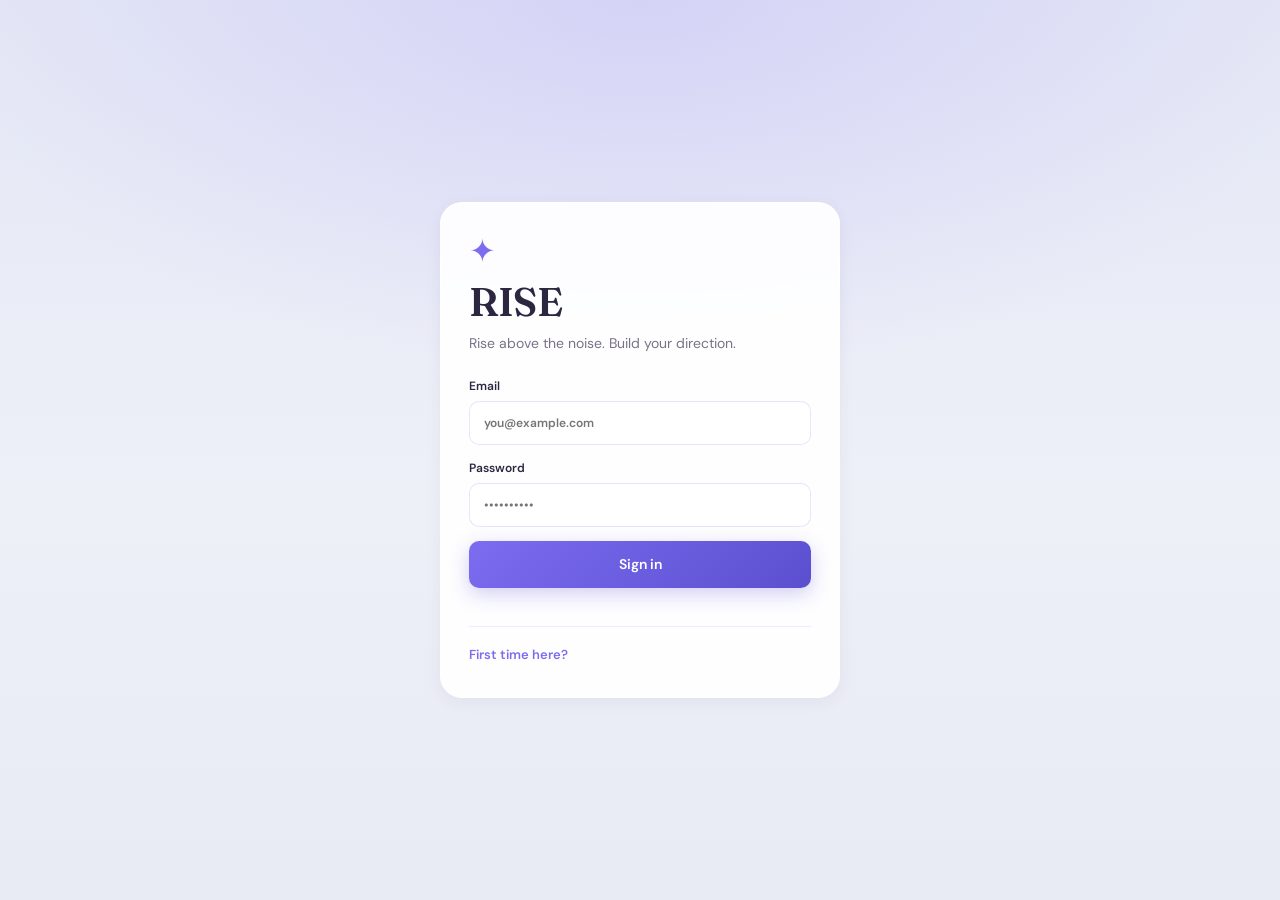
<file: index.html>
<!doctype html>
<html lang="en">
<head>
  <meta charset="UTF-8" />
  <meta name="viewport" content="width=device-width, initial-scale=1.0, viewport-fit=cover" />
  <meta name="theme-color" content="#5b4fcf" />
  <meta name="description" content="RISE — helping young people find direction and act in the real world." />
  <link rel="manifest" href="manifest.webmanifest" />
  <link rel="preconnect" href="https://fonts.googleapis.com" />
  <link rel="preconnect" href="https://fonts.gstatic.com" crossorigin />
  <link href="https://fonts.googleapis.com/css2?family=DM+Sans:wght@400;500;600;700&family=Fraunces:opsz,wght@9..144,600;9..144,700&display=swap" rel="stylesheet" />
  <link rel="stylesheet" href="css/rise.css" />
  <title>RISE</title>
</head>
<body>
  <section id="auth-screen" class="screen auth-screen">
    <div class="auth-card glass">
      <div class="brand-mark">✦</div>
      <h1>RISE</h1>
      <p class="tagline">Rise above the noise. Build your direction.</p>
      <form id="login-form">
        <label>Email<input id="login-email" type="email" required placeholder="you@example.com" autocomplete="username" /></label>
        <label>Password<input id="login-password" type="password" required placeholder="••••••••••" autocomplete="current-password" /></label>
        <button class="btn btn-primary" type="submit">Sign in</button>
        <p id="login-error" class="form-error"></p>
      </form>
      <details class="auth-details">
        <summary>First time here?</summary>
        <form id="register-form">
          <label>Name<input id="register-name" required /></label>
          <label>Email<input id="register-email" type="email" required /></label>
          <label>Password<input id="register-password" type="password" minlength="10" required /></label>
          <label>Organization (admin)<input id="register-tenant" placeholder="optional" /></label>
          <button class="btn btn-secondary" type="submit">Create account</button>
        </form>
      </details>
    </div>
  </section>

  <section id="welcome-screen" class="screen welcome-screen" hidden>
    <div class="welcome-hero">
      <img src="assets/backgrounds/world-learning.png" alt="" class="scene-bg welcome-bg" />
      <div class="welcome-bg-fade" aria-hidden="true"></div>
      <div class="welcome-overlay">
        <p class="welcome-pre">Welcome to</p>
        <h1 class="welcome-logo">RISE</h1>
        <p class="welcome-tag">A world that grows with you.</p>
        <div class="welcome-divider" aria-hidden="true"></div>
        <p class="welcome-desc">Build confidence, direction and real-world skills with Kai as your companion.</p>
      </div>
      <div class="welcome-cards" aria-label="Development areas">
        <article class="welcome-card welcome-card--confidence">
          <span class="welcome-card-icon" aria-hidden="true">⛰</span>
          <strong>Confidence</strong>
        </article>
        <article class="welcome-card welcome-card--learning">
          <span class="welcome-card-icon" aria-hidden="true">📖</span>
          <strong>Learning</strong>
        </article>
        <article class="welcome-card welcome-card--creativity">
          <span class="welcome-card-icon" aria-hidden="true">✎</span>
          <strong>Creativity</strong>
        </article>
        <article class="welcome-card welcome-card--projects">
          <span class="welcome-card-icon" aria-hidden="true">📍</span>
          <strong>Projects</strong>
        </article>
      </div>
      <div class="welcome-bottom">
        <div class="welcome-kai-card glass">
          <img src="assets/kai-portrait.png" alt="" class="welcome-kai-avatar" />
          <div><strong>Meet Kai</strong><p>Kai helps you reflect, choose a next step and turn small actions into real progress.</p></div>
          <div class="welcome-plant" aria-hidden="true"></div>
        </div>
        <button class="btn btn-primary btn-full" id="welcome-start">Start with Kai →</button>
        <button class="btn btn-ghost btn-full" type="button" data-nav="world" id="welcome-explore">Explore my world ›</button>
      </div>
    </div>
  </section>

  <section id="onboarding-screen" class="screen auth-screen" hidden>
    <div class="auth-card glass onboarding-card">
      <span class="eyebrow">THE FIRST PART OF YOUR JOURNEY</span>
      <h2>We start with you.</h2>
      <p>This is not a test. It is a starting picture that can change.</p>
      <form id="onboarding-form">
        <label>What should we call you?<input name="preferred_name" required /></label>
        <label>What gives you energy?<input name="energy" placeholder="e.g. creating, people, learning" /></label>
        <label>What is making things harder?<input name="difficulty" /></label>
        <label>Challenge intensity<select name="challenge_intensity">
          <option value="normal">Normal · 3 contacts/week</option>
          <option value="light">Light · 2 contacts/week</option>
          <option value="intensive">Intensive · daily</option>
        </select></label>
        <label class="check"><input type="checkbox" name="proactive_consent" /> I agree to proactive contacts within my chosen hours.</label>
        <label class="check"><input type="checkbox" name="research_consent" /> I agree to take part in authorized research.</label>
        <label class="check"><input type="checkbox" name="terms" required /> I accept the terms and confirm my assent.</label>
        <button class="btn btn-primary btn-full" type="submit">Create my map →</button>
      </form>
    </div>
  </section>

  <div id="app-shell" class="app-shell" hidden>
    <main class="views">
      <section id="view-world" class="view active">
        <div class="world-scene">
          <img src="assets/backgrounds/world-main.png" alt="" class="scene-bg world-bg" />
          <div class="districts" id="world-districts" aria-label="Development districts"></div>
          <header class="world-header">
            <button class="avatar-btn avatar-btn--photo" id="world-avatar" aria-label="Profile">
              <img src="assets/kai-portrait.png" alt="" id="world-avatar-img" />
            </button>
            <div class="world-title">
              <h1>RISE</h1>
              <p>Built by what you do in real life.</p>
            </div>
            <button class="icon-btn icon-btn--bell" id="world-notify" aria-label="Notifications">
              <svg width="18" height="18" viewBox="0 0 24 24" fill="none" aria-hidden="true"><path d="M18 8a6 6 0 10-12 0c0 7-3 7-3 7h18s-3 0-3-7" stroke="currentColor" stroke-width="1.8" stroke-linecap="round"/><path d="M13.7 21a2 2 0 01-3.4 0" stroke="currentColor" stroke-width="1.8" stroke-linecap="round"/></svg>
            </button>
          </header>
          <article class="next-move glass" id="next-move-card" hidden>
            <div class="next-move-inner">
              <img src="assets/kai-portrait.png" alt="" class="next-move-avatar" />
              <div class="next-move-copy">
                <span class="eyebrow">TODAY'S NEXT MOVE</span>
                <h3 id="next-move-title">—</h3>
                <p id="next-move-quote">—</p>
              </div>
              <button class="btn-circle" id="next-move-go" aria-label="Open">
                <svg width="18" height="18" viewBox="0 0 24 24" fill="none" aria-hidden="true"><path d="M9 6l6 6-6 6" stroke="currentColor" stroke-width="2.2" stroke-linecap="round" stroke-linejoin="round"/></svg>
              </button>
            </div>
          </article>
        </div>
      </section>

      <section id="view-kai" class="view">
        <div class="kai-screen" data-theme="dark">
          <img src="assets/backgrounds/world-learning.png" alt="" class="scene-bg kai-bg-image" aria-hidden="true" />
          <div class="kai-bg-overlay" aria-hidden="true"></div>
          <header class="kai-header">
            <button class="back-btn" data-nav="world" aria-label="Back">
              <svg width="18" height="18" viewBox="0 0 24 24" fill="none" aria-hidden="true"><path d="M15 6l-6 6 6 6" stroke="currentColor" stroke-width="2.2" stroke-linecap="round" stroke-linejoin="round"/></svg>
            </button>
            <div class="kai-header-center">
              <h2>Kai</h2>
              <span class="live-pill"><span class="live-dot"></span>Understands your journey</span>
            </div>
            <button class="kai-sparkle" aria-hidden="true">✦</button>
          </header>
          <div class="kai-hero">
            <div class="kai-hero-avatar">
              <div class="kai-avatar-ring"><img src="assets/kai-portrait.png" alt="" class="kai-portrait" /></div>
            </div>
            <p class="kai-context" id="kai-context"><span class="kai-context-icon" aria-hidden="true">✦</span>Learning District · The Academy</p>
          </div>
          <div class="messages" id="kai-messages"></div>
          <div class="chips" id="kai-chips">
            <button class="chip chip-purple" data-chip="challenge"><span class="chip-icon">⚡</span>Give me a challenge</button>
            <button class="chip chip-teal" data-chip="easier"><span class="chip-icon">🍃</span>Make it easier</button>
            <button class="chip chip-gray" data-chip="not-today"><span class="chip-icon">☁</span>Not today</button>
            <button class="chip chip-violet" data-chip="talk"><span class="chip-icon">💬</span>Talk it through</button>
          </div>
          <article class="action-card" id="kai-action-card" hidden>
            <div class="action-card-copy">
              <div class="action-card-head">
                <span class="action-target" aria-hidden="true">◎</span>
                <div class="action-card-kicker">
                  <span class="action-card-label">Real-world action</span>
                  <p class="action-sub">Small step. Real impact.</p>
                </div>
                <button class="action-card-dismiss" id="kai-action-dismiss" aria-label="Dismiss action">
                  <svg width="11" height="11" viewBox="0 0 24 24" fill="none" aria-hidden="true"><path d="M18 6L6 18M6 6l12 12" stroke="currentColor" stroke-width="2.6" stroke-linecap="round"/></svg>
                </button>
              </div>
              <h3 id="kai-action-title">—</h3>
              <span class="tag-pill tag-pill--glow" id="kai-action-tag"><span class="tag-dot" aria-hidden="true"></span>Confidence</span>
            </div>
            <div class="action-card-visual">
              <img src="assets/action-card-bg.png?v=6" alt="" />
              <button class="action-card-go" id="kai-action-open" aria-label="View mission">
                <svg width="16" height="16" viewBox="0 0 24 24" fill="none" aria-hidden="true"><path d="M9 6l6 6-6 6" stroke="currentColor" stroke-width="2.2" stroke-linecap="round" stroke-linejoin="round"/></svg>
              </button>
            </div>
          </article>
          <form class="composer" id="kai-form">
            <input id="kai-input" placeholder="Message Kai..." autocomplete="off" />
            <button type="button" class="composer-plus" aria-hidden="true">+</button>
            <button type="submit" class="btn-send" aria-label="Send">
              <svg width="18" height="18" viewBox="0 0 24 24" fill="none" aria-hidden="true"><path d="M12 15a3 3 0 003-3V7.5a3 3 0 10-6 0V12a3 3 0 003 3z" stroke="currentColor" stroke-width="1.8"/><path d="M8 12h8" stroke="currentColor" stroke-width="1.8" stroke-linecap="round"/></svg>
            </button>
          </form>
          <p class="safety-note">Kai is a digital mentor, not a psychologist. If you are in danger, speak to a trusted adult.</p>
        </div>
      </section>

      <section id="view-journey" class="view">
        <div class="journey-scene">
          <img src="assets/backgrounds/world-alt.png" alt="" class="scene-bg journey-bg" aria-hidden="true" />
          <div class="journey-bg-overlay" aria-hidden="true"></div>
          <div class="journey-content">
            <header class="page-header">
              <span class="eyebrow">JOURNEY</span>
              <h2>Your commitments.</h2>
              <p>Finite experiences that take you somewhere.</p>
            </header>
            <div class="journey-actions">
              <button class="btn btn-primary" id="add-mission-btn">+ New mission</button>
            </div>
            <div id="journey-list" class="card-list"></div>
          </div>
        </div>
      </section>

      <section id="view-progress" class="view">
        <div class="progress-scene">
          <img src="assets/backgrounds/world-learning.png" alt="" class="scene-bg progress-bg" aria-hidden="true" />
          <div class="progress-bg-overlay" aria-hidden="true"></div>
          <div class="progress-content">
            <header class="page-header">
              <span class="eyebrow">PROGRESS</span>
              <h2>What became visible.</h2>
              <p>Every action leaves a trace.</p>
            </header>
            <div class="stats-grid" id="progress-stats"></div>
            <h3 class="section-label">Recorded learnings</h3>
            <div id="evidence-list" class="card-list"></div>
            <div class="reflect-box glass">
              <h3>Record a learning</h3>
              <textarea id="reflect-text" placeholder="What did you discover? What worked?"></textarea>
              <input id="reflect-competency" placeholder="Area (e.g. social, learning, creative)" />
              <button class="btn btn-primary" id="reflect-save">Save reflection</button>
              <p id="reflect-status" class="status-msg"></p>
            </div>
          </div>
        </div>
      </section>

      <section id="view-me" class="view">
        <div class="me-scene">
          <img src="assets/backgrounds/world-social.png" alt="" class="scene-bg me-bg" aria-hidden="true" />
          <div class="me-bg-overlay" aria-hidden="true"></div>
          <div class="me-content">
            <header class="page-header">
              <span class="eyebrow">PROFILE</span>
              <h2 id="me-name">—</h2>
              <p id="me-email" class="muted">—</p>
            </header>
            <div class="me-menu glass">
              <button class="me-item" id="install-pwa">📲 Install on phone</button>
              <a class="me-item" href="admin/index.html">⚙ Administration</a>
              <button class="me-item danger" id="logout-button">↪ Sign out</button>
            </div>
            <div class="district-map glass" id="me-districts"></div>
          </div>
        </div>
      </section>
    </main>

    <nav class="bottom-nav" id="bottom-nav">
      <button class="nav-btn active" data-nav="world">
        <span class="nav-icon nav-icon--world"><svg viewBox="0 0 24 24" fill="none" aria-hidden="true"><circle cx="12" cy="12" r="9" stroke="currentColor" stroke-width="1.8"/><path d="M3 12h18M12 3c2.5 2.8 4 6 4 9s-1.5 6.2-4 9M12 3c-2.5 2.8-4 6-4 9s1.5 6.2 4 9" stroke="currentColor" stroke-width="1.5"/></svg></span>
        World
      </button>
      <button class="nav-btn" data-nav="kai">
        <span class="nav-icon"><svg viewBox="0 0 24 24" fill="none" aria-hidden="true"><circle cx="12" cy="10" r="4" stroke="currentColor" stroke-width="1.8"/><path d="M6 20c.8-3.2 3.2-5 6-5s5.2 1.8 6 5" stroke="currentColor" stroke-width="1.8" stroke-linecap="round"/></svg></span>
        Kai
      </button>
      <button class="nav-btn" data-nav="journey">
        <span class="nav-icon"><svg viewBox="0 0 24 24" fill="none" aria-hidden="true"><circle cx="12" cy="12" r="9" stroke="currentColor" stroke-width="1.8"/><path d="M12 7v5l3 2" stroke="currentColor" stroke-width="1.8" stroke-linecap="round"/></svg></span>
        Journey
      </button>
      <button class="nav-btn" data-nav="progress">
        <span class="nav-icon"><svg viewBox="0 0 24 24" fill="none" aria-hidden="true"><path d="M6 17V11M12 17V7M18 17v-4" stroke="currentColor" stroke-width="2" stroke-linecap="round"/></svg></span>
        Progress
      </button>
      <button class="nav-btn" data-nav="me">
        <span class="nav-icon"><svg viewBox="0 0 24 24" fill="none" aria-hidden="true"><circle cx="12" cy="8" r="4" stroke="currentColor" stroke-width="1.8"/><path d="M5 20c1.5-3 4.5-5 7-5s5.5 2 7 5" stroke="currentColor" stroke-width="1.8" stroke-linecap="round"/></svg></span>
        Me
      </button>
    </nav>
  </div>

  <dialog id="mission-dialog" class="mission-dialog">
    <div class="mission-sheet">
      <div class="mission-hero">
        <img src="assets/backgrounds/world-social.png" alt="" class="scene-bg mission-hero-img" id="mission-hero-img" />
        <div class="mission-hero-overlay">
          <button class="mission-close" id="mission-close" aria-label="Close">×</button>
          <span class="mission-district-pill" id="mission-district">Social District</span>
        </div>
      </div>
      <div class="mission-body">
        <span class="eyebrow">MISSION · REAL WORLD</span>
        <h2 id="mission-title">—</h2>
        <p class="mission-purpose" id="mission-purpose">—</p>
        <div class="mission-block">
          <span class="label">Action</span>
          <p id="mission-action">—</p>
        </div>
        <div class="mission-meta">
          <span class="mission-time">5–10 min</span>
        </div>
        <div class="difficulty-row" id="mission-difficulty">
          <button class="diff-pill" data-diff="small">Small</button>
          <button class="diff-pill active" data-diff="medium">Medium</button>
          <button class="diff-pill" data-diff="stretch">Stretch</button>
        </div>
        <p class="kai-note" id="mission-kai-note">"The goal isn't to impress anyone. It's just to start."</p>
        <div class="mission-btns">
          <button class="btn btn-primary btn-full" id="mission-accept">I'll try it</button>
          <button class="btn btn-ghost" id="mission-easier">Make this easier</button>
        </div>
        <div class="mission-complete" id="mission-complete" hidden>
          <h3>You showed up.</h3>
          <textarea id="mission-learning" placeholder="What did you learn?"></textarea>
          <button class="btn btn-primary btn-full" id="mission-done">Complete mission ✓</button>
        </div>
      </div>
    </div>
  </dialog>

  <div id="growth-overlay" class="growth-overlay" hidden>
    <img src="assets/backgrounds/world-social.png" alt="" class="scene-bg growth-bg" />
    <div class="growth-overlay-content">
      <span class="growth-badge">Social Confidence ↑</span>
      <h2>You showed up.</h2>
      <p id="growth-overlay-body">You started a conversation even though it felt uncomfortable.</p>
      <p class="growth-kai-note">"That mattered more than doing it perfectly." — Kai</p>
      <button class="btn btn-primary btn-full" id="growth-see-changes">See what changed</button>
    </div>
  </div>

  <div id="growth-toast" class="growth-toast" hidden>
    <strong id="growth-title">Your world changed</strong>
    <p id="growth-body">A real action brought life to part of your city.</p>
  </div>

  <script type="module" src="js/app.js"></script>
</body>
</html>
</file>
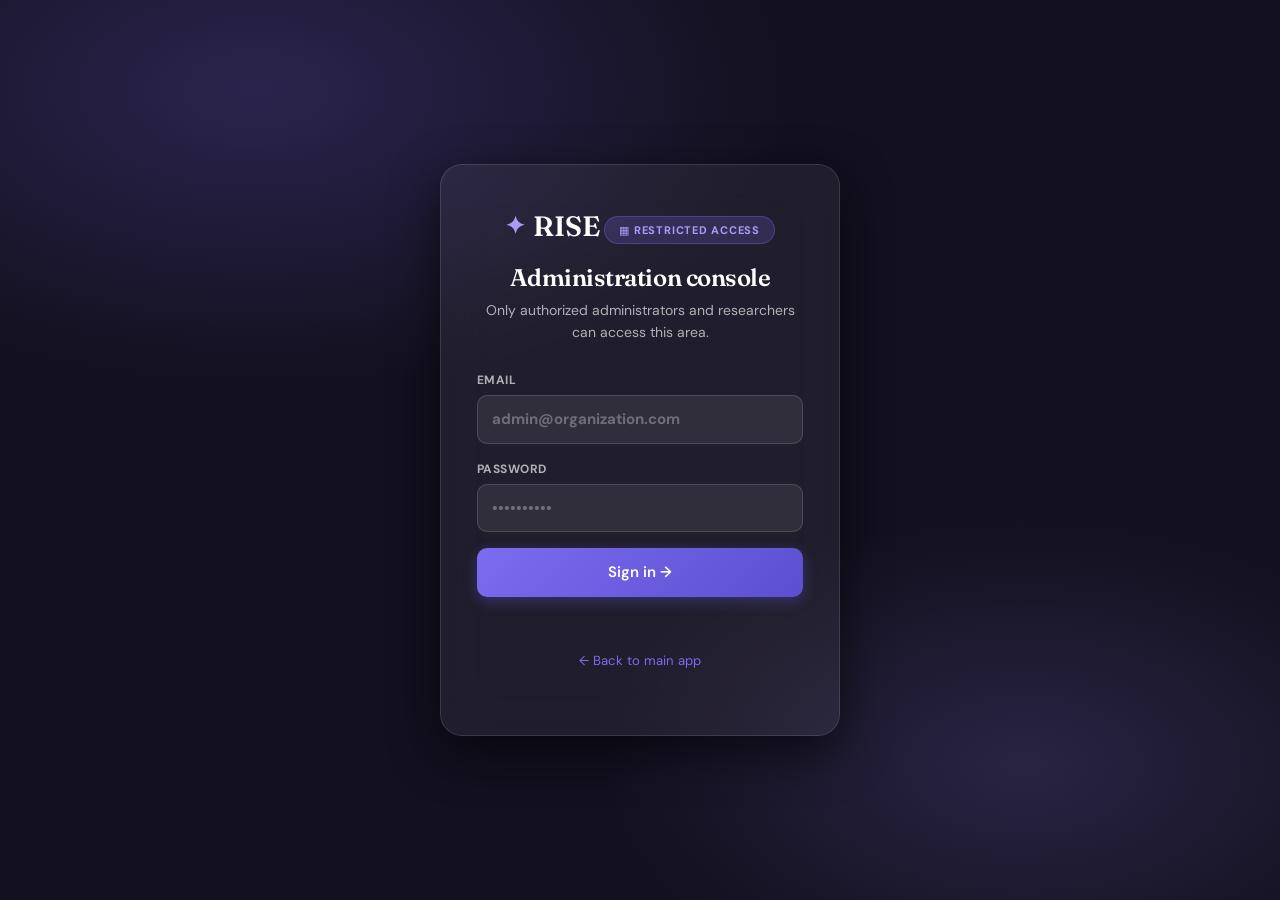
<file: admin/index.html>
<!doctype html>
<html lang="en">
<head>
  <meta charset="UTF-8" />
  <meta name="viewport" content="width=device-width, initial-scale=1.0" />
  <meta name="theme-color" content="#5b4fcf" />
  <title>RISE — Administration Console</title>
  <link rel="preconnect" href="https://fonts.googleapis.com" />
  <link rel="preconnect" href="https://fonts.gstatic.com" crossorigin />
  <link href="https://fonts.googleapis.com/css2?family=DM+Sans:ital,wght@0,400;0,500;0,600;0,700;1,400&family=Fraunces:opsz,wght@9..144,400;9..144,600&display=swap" rel="stylesheet" />
  <link rel="stylesheet" href="admin.css" />
</head>
<body>

<!-- ── Auth screen ── -->
<div id="auth-screen" class="auth-wrap">
  <div class="auth-card">
    <div class="auth-logo"><span class="mark">✦</span><span>RISE</span></div>
    <div class="auth-badge">▦ Restricted access</div>
    <h1>Administration console</h1>
    <p>Only authorized administrators and researchers can access this area.</p>
    <form id="login-form">
      <label>
        Email
        <input id="login-email" type="email" required placeholder="admin@organization.com" autocomplete="email" />
      </label>
      <label>
        Password
        <input id="login-password" type="password" required placeholder="••••••••••" autocomplete="current-password" />
      </label>
      <button class="btn-primary" type="submit" id="login-btn">Sign in →</button>
      <p id="login-error" class="form-error"></p>
    </form>
    <p style="margin-top:1.25rem; font-size:.82rem; color:var(--text-muted); text-align:center;">
      <a href="../index.html" style="color:var(--brand); text-decoration:none;">← Back to main app</a>
    </p>
  </div>
</div>

<!-- ── App shell (hidden until login) ── -->
<div id="app-shell" class="app-shell" hidden>

  <!-- Sidebar -->
  <aside class="sidebar">
    <div class="sidebar-logo"><span class="mark">✦</span><span>RISE</span></div>
    <div class="sidebar-subtitle">Admin</div>
    <nav>
      <button class="nav-item active" data-view="admin">
        <span class="icon">▦</span><span>Dashboard Admin</span>
      </button>
      <button class="nav-item" data-view="research" id="research-nav-item">
        <span class="icon">⌁</span><span>Research</span>
      </button>
    </nav>
    <div class="sidebar-footer">
      <div class="user-mini">
        <div class="avatar" id="user-avatar">?</div>
        <div class="user-info">
          <strong id="user-name">—</strong>
          <small id="user-role">—</small>
        </div>
      </div>
      <div class="sidebar-links">
        <a href="../index.html" class="sidebar-link">
          <span class="icon">↩</span><span>Main app</span>
        </a>
        <button class="sidebar-link" id="logout-btn">
          <span class="icon">↪</span><span>Sign out</span>
        </button>
      </div>
    </div>
  </aside>

  <!-- Main content -->
  <main class="main-content">

    <!-- Admin View -->
    <section id="view-admin" class="view-section">
      <div class="page-header">
        <div class="page-eyebrow">Administration</div>
        <h1>Organization status</h1>
        <p>Accounts, invitations, consent and activity in one place.</p>
      </div>
      <div id="admin-kpis" class="kpi-grid"></div>
      <div class="section-card">
        <div class="section-header">
          <h2>Users</h2>
          <button class="btn-outline" id="invite-btn">+ Invite</button>
        </div>
        <div class="section-body">
          <table class="data-table" id="users-table">
            <thead>
              <tr>
                <th>Name</th>
                <th>Email</th>
                <th>Role</th>
                <th>Onboarding</th>
                <th>Created</th>
              </tr>
            </thead>
            <tbody id="users-tbody"></tbody>
          </table>
        </div>
      </div>
    </section>

    <!-- Research View -->
    <section id="view-research" class="view-section" hidden>
      <div class="page-header">
        <div class="page-eyebrow">Research Console</div>
        <h1>Authorized pseudonymized data</h1>
        <p>Audited access to conversations for pilot review.</p>
      </div>
      <div id="research-kpis" class="kpi-grid"></div>
      <div class="section-card">
        <div class="section-header">
          <h2 id="research-heading">Authorized conversations</h2>
          <button class="btn-outline" id="refresh-research-btn">↺ Refresh</button>
        </div>
        <div id="research-list" class="section-body"></div>
      </div>
    </section>

  </main>
</div>

<!-- ── Invite modal ── -->
<div id="invite-modal" class="modal-backdrop" hidden>
  <div class="modal">
    <h2>Invite user</h2>
    <p>The invite link will be generated and shown here. Copy and send it manually.</p>
    <label>
      Guest email
      <input id="invite-email" type="email" placeholder="name@example.com" />
    </label>
    <label style="margin-top:.75rem;">
      Role
      <select id="invite-role">
        <option value="youth">Youth</option>
        <option value="guardian">Guardian</option>
        <option value="researcher">Researcher</option>
        <option value="organization_admin">Organization admin</option>
      </select>
    </label>
    <div id="invite-result" style="margin-top:.75rem;font-size:.85rem;display:none;"></div>
    <div class="modal-actions">
      <button class="btn-ghost" id="invite-cancel">Cancel</button>
      <button class="btn-primary" id="invite-submit" style="width:auto;">Create invite</button>
    </div>
  </div>
</div>

<script>
(function () {
  'use strict';

  /* ── Config ── */
  const API_BASE = localStorage.getItem('rise_api') ||
    (['localhost', '127.0.0.1'].includes(location.hostname) ? 'http://localhost:8000' : '');

  const ADMIN_ROLES = ['organization_admin', 'platform_admin', 'researcher'];
  const ROLE_LABELS = {
    youth: 'Youth', guardian: 'Guardian', researcher: 'Researcher',
    organization_admin: 'Org admin', platform_admin: 'Platform admin'
  };
  const ONBOARDING_LABELS = { complete: 'Complete', pending: 'Pending', skipped: 'Skipped' };

  /* ── Session ── */
  let session = (() => {
    try { return JSON.parse(localStorage.getItem('bussola_session') || 'null'); } catch { return null; }
  })();

  function saveSession(data) {
    session = data;
    localStorage.setItem('bussola_session', JSON.stringify(data));
  }

  function clearSession() {
    session = null;
    localStorage.removeItem('bussola_session');
  }

  /* ── API helper ── */
  async function api(path, options = {}) {
    const headers = { 'Content-Type': 'application/json', ...(options.headers || {}) };
    if (session?.access_token) headers.Authorization = `Bearer ${session.access_token}`;
    const response = await fetch(API_BASE + path, { ...options, headers });
    const data = await response.json().catch(() => ({}));
    if (!response.ok) {
      throw new Error(typeof data.detail === 'string' ? data.detail : 'The operation could not be completed.');
    }
    return data;
  }

  /* ── DOM helper: create element with text content and optional class ── */
  function makeEl(tag, className, text) {
    const node = document.createElement(tag);
    if (className) node.className = className;
    if (text !== undefined) node.textContent = text;
    return node;
  }

  /* ── Spinner node ── */
  function makeSpinner(message) {
    const wrap = makeEl('div', 'state-message');
    const s = makeEl('span', 'spinner');
    wrap.appendChild(s);
    wrap.appendChild(document.createTextNode(' ' + message));
    return wrap;
  }

  /* ── DOM refs ── */
  const authScreen   = document.getElementById('auth-screen');
  const appShell     = document.getElementById('app-shell');
  const IS_LOCAL = ['localhost', '127.0.0.1'].includes(location.hostname);

  function initDemoLogin() {
    if (!IS_LOCAL) return;
    document.getElementById('login-email').value = 'admin@rise.dev';
    document.getElementById('login-password').value = 'RiseDemo2026!';
    if (loginForm && !document.getElementById('demo-hint')) {
      const hint = makeEl('p', null, 'Demo mode — click Sign in to continue');
      hint.id = 'demo-hint';
      hint.style.cssText = 'font-size:.82rem;color:var(--text-muted);text-align:center;margin:0 0 .75rem;';
      loginForm.insertBefore(hint, loginForm.firstChild);
    }
  }

  const loginForm    = document.getElementById('login-form');
  const loginError   = document.getElementById('login-error');
  const loginBtn     = document.getElementById('login-btn');
  const userAvatar   = document.getElementById('user-avatar');
  const userName     = document.getElementById('user-name');
  const userRole     = document.getElementById('user-role');
  const logoutBtn    = document.getElementById('logout-btn');
  const inviteModal  = document.getElementById('invite-modal');
  const viewAdmin    = document.getElementById('view-admin');
  const viewResearch = document.getElementById('view-research');
  const researchNavItem = document.getElementById('research-nav-item');

  /* ── Navigation ── */
  function showView(name) {
    viewAdmin.hidden    = (name !== 'admin');
    viewResearch.hidden = (name !== 'research');
    document.querySelectorAll('.nav-item').forEach(btn => {
      btn.classList.toggle('active', btn.dataset.view === name);
    });
  }

  document.querySelectorAll('.nav-item[data-view]').forEach(btn =>
    btn.addEventListener('click', () => showView(btn.dataset.view))
  );

  /* ── Enter app ── */
  function enterApp(me) {
    authScreen.hidden = true;
    appShell.hidden   = false;

    userAvatar.textContent = (me.display_name || me.email || '?').slice(0, 1).toUpperCase();
    userName.textContent   = me.display_name || me.email || '—';
    userRole.textContent   = ROLE_LABELS[me.role] || me.role;

    researchNavItem.hidden = !(['researcher', 'platform_admin'].includes(me.role));

    loadAdminDashboard();
    if (['researcher', 'platform_admin'].includes(me.role)) loadResearch();
  }

  initDemoLogin();

  /* ── Login ── */
  loginForm.addEventListener('submit', async (e) => {
    e.preventDefault();
    loginError.textContent = '';
    loginBtn.disabled = true;
    loginBtn.textContent = 'Signing in…';
    try {
      const tokens = await api('/auth/login', {
        method: 'POST',
        body: JSON.stringify({
          email:    document.getElementById('login-email').value.trim(),
          password: document.getElementById('login-password').value
        })
      });
      saveSession(tokens);
      const me = await api('/me');
      session.user = me;
      saveSession(session);

      if (!ADMIN_ROLES.includes(me.role)) {
        loginError.textContent = 'Access denied. This console is for administrators and researchers only.';
        clearSession();
        return;
      }
      enterApp(me);
    } catch (err) {
      loginError.textContent = err.message;
    } finally {
      loginBtn.disabled = false;
      loginBtn.textContent = 'Sign in →';
    }
  });

  /* ── Logout ── */
  logoutBtn.addEventListener('click', async () => {
    try {
      if (session?.refresh_token) {
        await api('/auth/logout', { method: 'POST', body: JSON.stringify({ refresh_token: session.refresh_token }) });
      }
    } catch (_) {}
    clearSession();
    appShell.hidden   = true;
    authScreen.hidden = false;
    if (IS_LOCAL) initDemoLogin();
    else document.getElementById('login-password').value = '';
  });

  /* ── KPI rendering (safe DOM) ── */
  function renderKpis(containerId, kpisObj) {
    const container = document.getElementById(containerId);
    container.replaceChildren();
    if (!kpisObj || !Object.keys(kpisObj).length) {
      container.appendChild(makeEl('div', 'state-message', 'No metrics available.'));
      return;
    }
    Object.entries(kpisObj).forEach(([key, val]) => {
      const isRate = key.includes('rate') || key.includes('percent') || key.includes('taxa');
      const formatted = typeof val === 'number'
        ? (isRate ? val.toFixed(1) + '%' : val.toLocaleString('en-US'))
        : String(val);
      const label = key.replace(/_/g, ' ').replace(/\b\w/g, c => c.toUpperCase());
      const card  = makeEl('div', 'kpi-card');
      card.appendChild(makeEl('div', 'kpi-value', formatted));
      card.appendChild(makeEl('div', 'kpi-label', label));
      container.appendChild(card);
    });
  }

  /* ── Users table rendering (safe DOM) ── */
  function buildUserRow(u) {
    const tr = document.createElement('tr');

    const tdName = document.createElement('td');
    tdName.appendChild(makeEl('strong', null, u.display_name || '—'));
    tr.appendChild(tdName);

    const tdEmail = makeEl('td', null, u.email || '—');
    tdEmail.style.color = 'var(--text-muted)';
    tr.appendChild(tdEmail);

    const tdRole = document.createElement('td');
    const rPill  = makeEl('span', 'pill pill-role', ROLE_LABELS[u.role] || u.role);
    tdRole.appendChild(rPill);
    tr.appendChild(tdRole);

    const tdOnb  = document.createElement('td');
    const oCls   = u.onboarding_status === 'complete' ? 'pill pill-complete' : 'pill pill-pending';
    const oPill  = makeEl('span', oCls, ONBOARDING_LABELS[u.onboarding_status] || u.onboarding_status);
    tdOnb.appendChild(oPill);
    tr.appendChild(tdOnb);

    const tdDate = makeEl('td', null, u.created_at ? new Date(u.created_at).toLocaleDateString('en-US') : '—');
    tdDate.style.color    = 'var(--text-muted)';
    tdDate.style.fontSize = '.8rem';
    tr.appendChild(tdDate);

    return tr;
  }

  /* ── Admin dashboard ── */
  async function loadAdminDashboard() {
    const kpisContainer = document.getElementById('admin-kpis');
    const tbody = document.getElementById('users-tbody');
    kpisContainer.replaceChildren(makeSpinner('Loading metrics…'));
    tbody.replaceChildren(buildLoadingRow(5, 'Loading users…'));
    try {
      const [dashboard, usersResp] = await Promise.all([
        api('/admin/dashboard'),
        api('/admin/users')
      ]);
      renderKpis('admin-kpis', dashboard.kpis || dashboard);

      const users = usersResp.items || usersResp || [];
      tbody.replaceChildren();
      if (!users.length) {
        tbody.appendChild(buildLoadingRow(5, 'No users yet.'));
        return;
      }
      users.forEach(u => tbody.appendChild(buildUserRow(u)));
    } catch (err) {
      kpisContainer.replaceChildren(makeEl('div', 'state-message', 'Failed to load metrics: ' + err.message));
      tbody.replaceChildren(buildLoadingRow(5, 'Could not load users.'));
    }
  }

  function buildLoadingRow(cols, message) {
    const tr = document.createElement('tr');
    const td = document.createElement('td');
    td.colSpan = cols;
    td.className = 'state-message';
    td.textContent = message;
    tr.appendChild(td);
    return tr;
  }

  /* ── Research rendering (safe DOM) ── */
  function riskPillClass(level) {
    if (!level) return 'pill pill-pending';
    const l = level.toLowerCase();
    if (l === 'low'    || l === 'baixo') return 'pill pill-low';
    if (l === 'medium' || l === 'médio') return 'pill pill-medium';
    if (l === 'high'   || l === 'alto')  return 'pill pill-high';
    return 'pill pill-pending';
  }

  function buildResearchRow(row) {
    const wrap = makeEl('div', 'research-row');

    /* meta bar */
    const meta = makeEl('div', 'research-meta');
    meta.appendChild(makeEl('span', null, row.pseudonym || 'Anonymous'));
    const riskPill = makeEl('span', riskPillClass(row.risk_level), row.risk_level || '—');
    meta.appendChild(riskPill);
    meta.appendChild(makeEl('span', null, row.created_at ? new Date(row.created_at).toLocaleString('en-US') : '—'));
    wrap.appendChild(meta);

    /* exchange bubbles */
    const exchange = makeEl('div', 'research-exchange');

    const userBubble = makeEl('div', 'exchange-bubble exchange-user');
    userBubble.appendChild(makeEl('div', 'exchange-label', 'Youth'));
    userBubble.appendChild(document.createTextNode(row.user_message || '—'));
    exchange.appendChild(userBubble);

    const kaiBubble = makeEl('div', 'exchange-bubble exchange-kai');
    kaiBubble.appendChild(makeEl('div', 'exchange-label', 'Kai'));
    kaiBubble.appendChild(document.createTextNode(row.assistant_message || '—'));
    exchange.appendChild(kaiBubble);

    wrap.appendChild(exchange);
    return wrap;
  }

  async function loadResearch() {
    const kpisContainer = document.getElementById('research-kpis');
    const list = document.getElementById('research-list');
    kpisContainer.replaceChildren(makeSpinner('Loading metrics…'));
    list.replaceChildren(makeSpinner('Loading conversations…'));
    try {
      const [kpis, conversations] = await Promise.all([
        api('/v1/analytics/kpis'),
        api('/research/conversations?purpose=pilot-review')
      ]);
      renderKpis('research-kpis', kpis.kpis || kpis);

      const items = conversations.items || conversations || [];
      list.replaceChildren();
      if (!items.length) {
        list.appendChild(makeEl('div', 'state-message', 'No conversations authorized for review.'));
        return;
      }
      items.forEach(row => list.appendChild(buildResearchRow(row)));
    } catch (err) {
      kpisContainer.replaceChildren(makeEl('div', 'state-message', 'Failed to load metrics: ' + err.message));
      list.replaceChildren(makeEl('div', 'state-message', 'Could not load conversations: ' + err.message));
    }
  }

  document.getElementById('refresh-research-btn').addEventListener('click', loadResearch);

  /* ── Invite modal ── */
  document.getElementById('invite-btn').addEventListener('click', () => {
    document.getElementById('invite-email').value = '';
    const result = document.getElementById('invite-result');
    result.style.display = 'none';
    result.textContent   = '';
    inviteModal.hidden   = false;
  });

  document.getElementById('invite-cancel').addEventListener('click', () => { inviteModal.hidden = true; });
  inviteModal.addEventListener('click', (e) => { if (e.target === inviteModal) inviteModal.hidden = true; });

  document.getElementById('invite-submit').addEventListener('click', async () => {
    const email  = document.getElementById('invite-email').value.trim();
    const role   = document.getElementById('invite-role').value;
    const result = document.getElementById('invite-result');
    const btn    = document.getElementById('invite-submit');

    if (!email) {
      result.style.display = 'block';
      result.style.color   = 'var(--danger)';
      result.textContent   = 'Enter a valid email address.';
      return;
    }

    btn.disabled    = true;
    btn.textContent = 'Creating…';
    result.style.display = 'none';
    result.textContent   = '';
    try {
      const data = await api('/auth/invites', {
        method: 'POST',
        body: JSON.stringify({ email, role })
      });
      const token = data.invite_token || data.token || JSON.stringify(data);
      result.style.display = 'block';
      result.style.color   = 'var(--success)';
      result.textContent   = '✓ Invite created. Token: ' + token;
    } catch (err) {
      result.style.display = 'block';
      result.style.color   = 'var(--danger)';
      result.textContent   = err.message;
    } finally {
      btn.disabled    = false;
      btn.textContent = 'Create invite';
    }
  });

  /* ── Auto-login from existing session ── */
  if (session?.access_token && session?.user && ADMIN_ROLES.includes(session.user.role)) {
    enterApp(session.user);
  }

})();
</script>
</body>
</html>
</file>
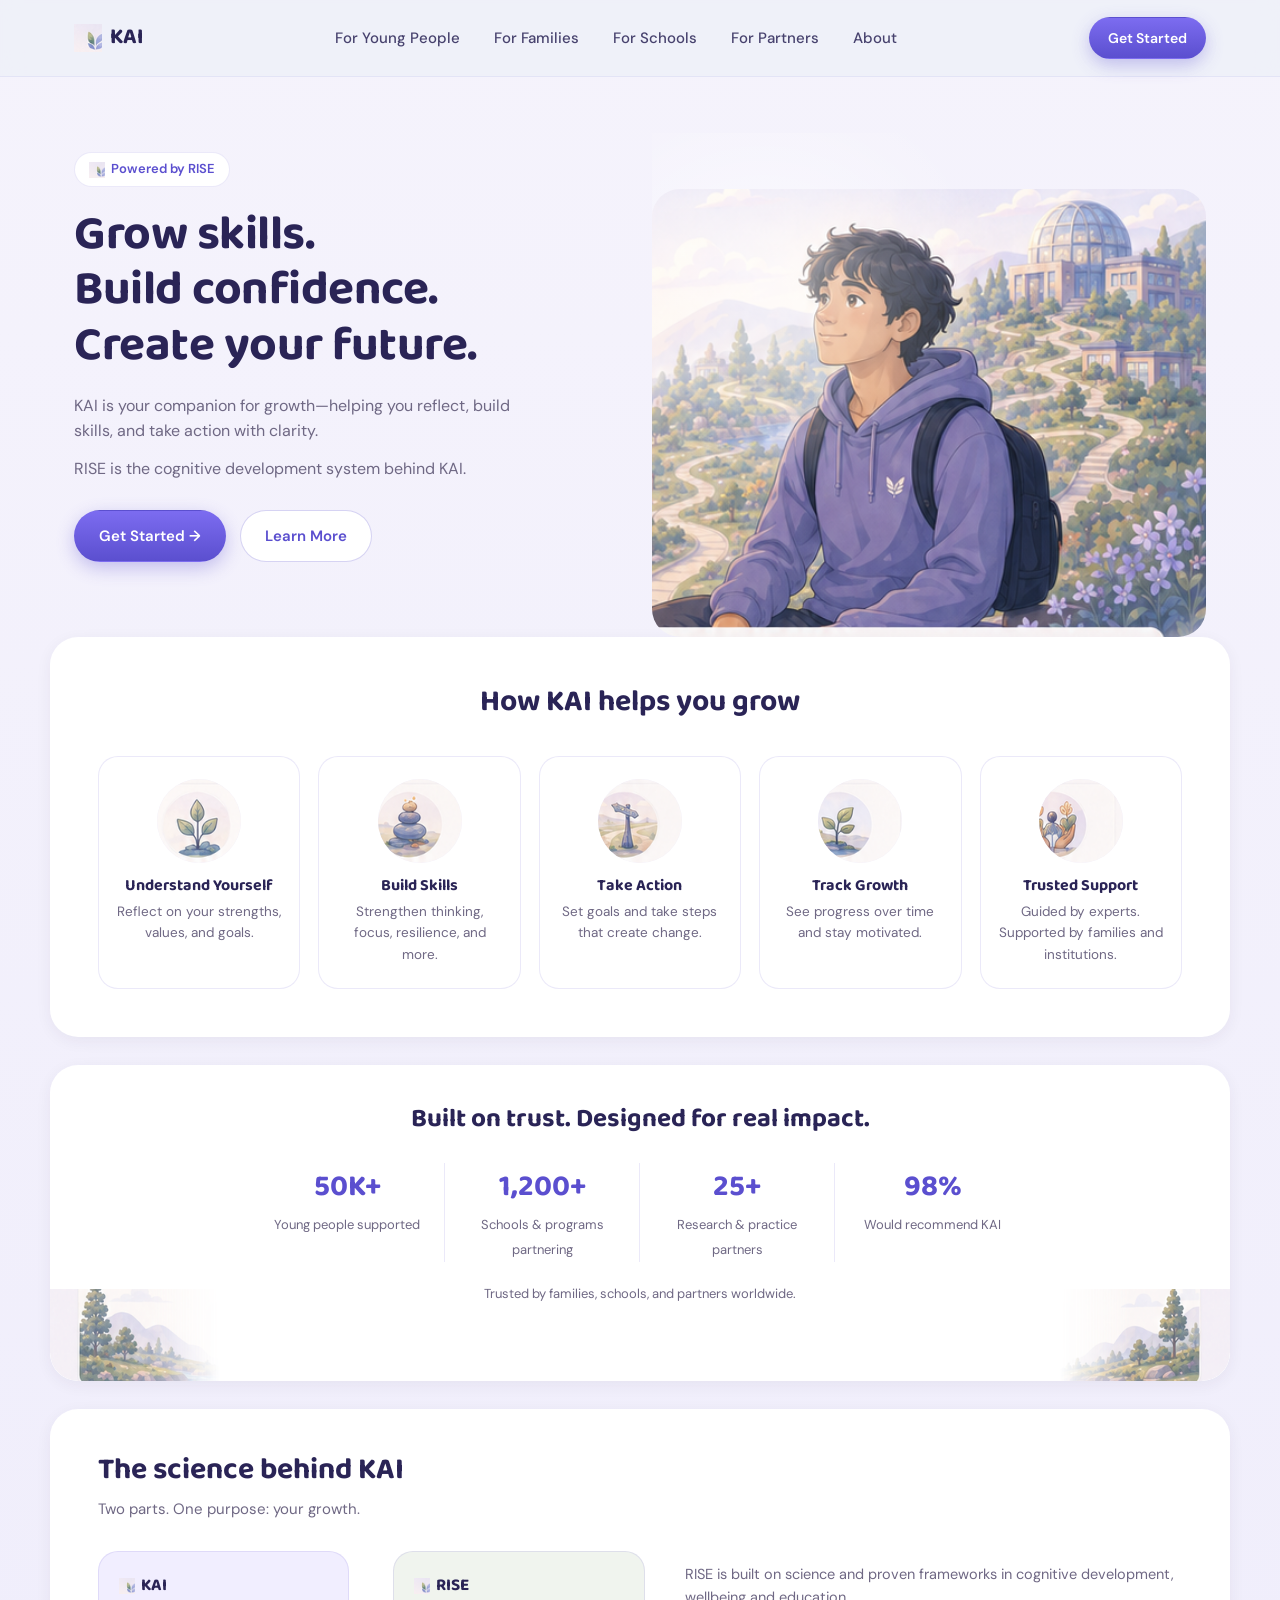
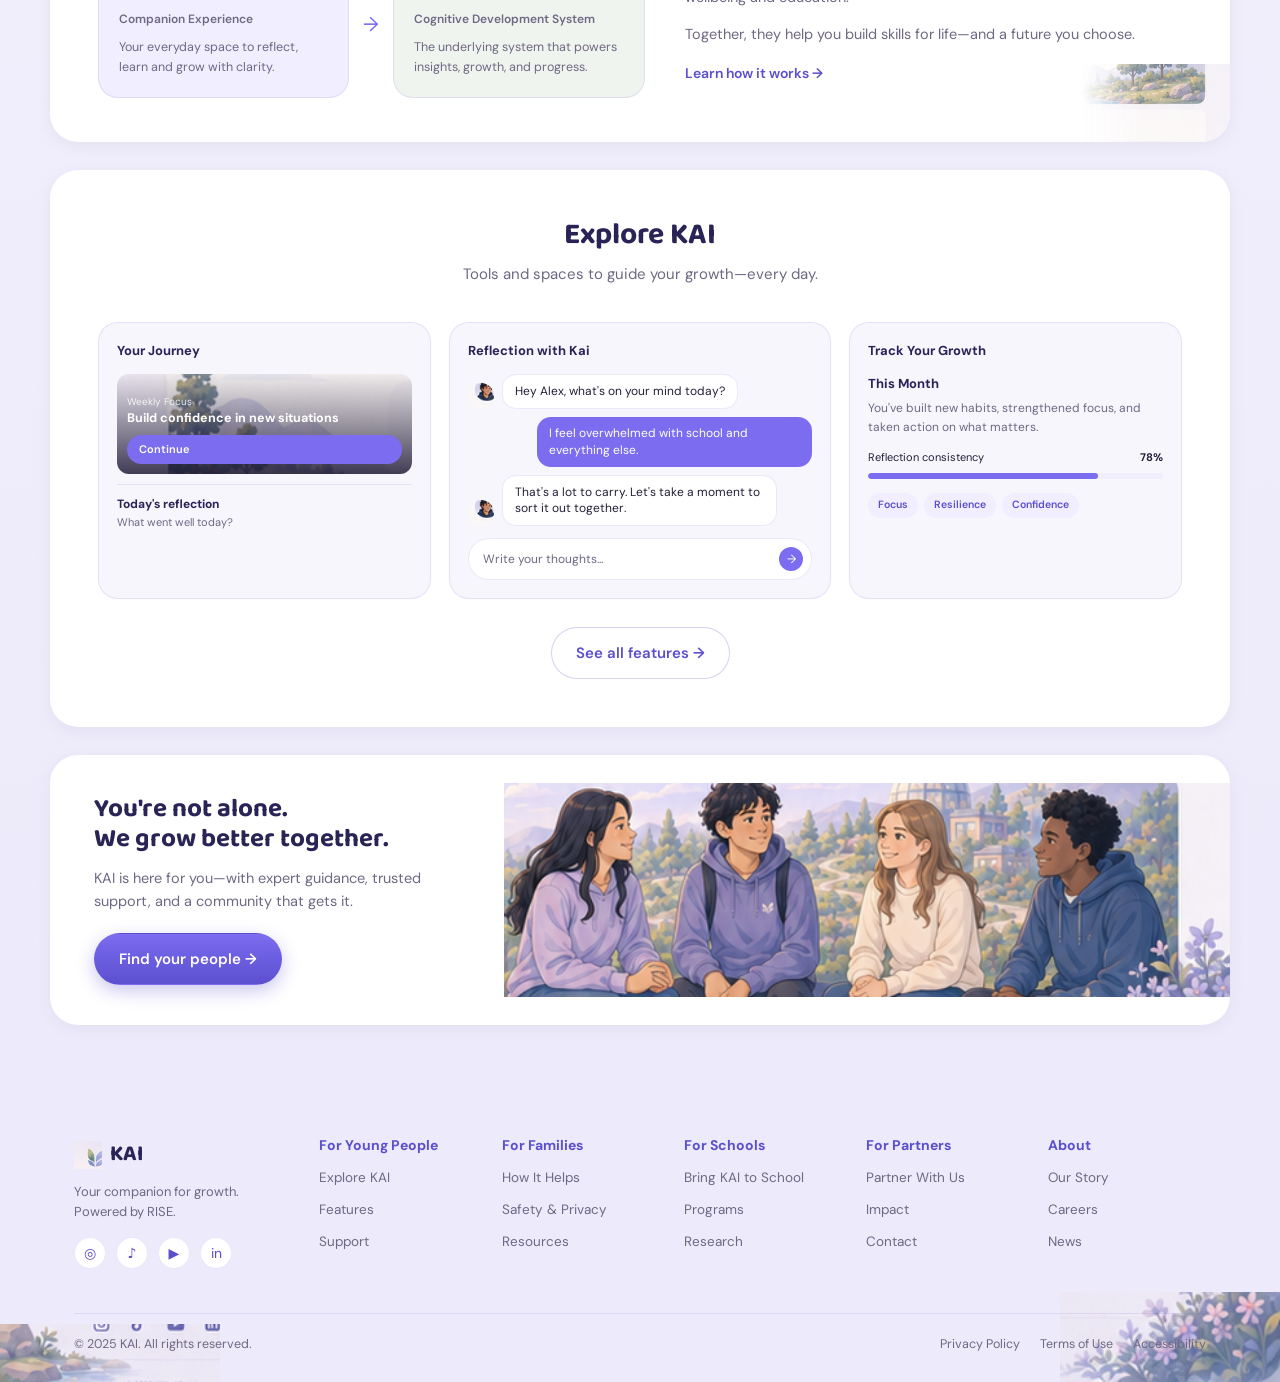
<file: website/index.html>
<!doctype html>
<html lang="en">
<head>
<meta charset="UTF-8" />
<meta name="viewport" content="width=device-width, initial-scale=1.0" />
<meta name="theme-color" content="#5b4fcf" />
<meta name="description" content="KAI is your companion for growth — helping you reflect, build skills, and take action with clarity. Powered by RISE, the cognitive development system behind KAI." />
<link rel="preconnect" href="https://fonts.googleapis.com" />
<link rel="preconnect" href="https://fonts.gstatic.com" crossorigin />
<link href="https://fonts.googleapis.com/css2?family=Baloo+2:wght@500;600;700;800&family=DM+Sans:wght@400;500;600;700&display=swap" rel="stylesheet" />
<link rel="stylesheet" href="css/style.css" />
<link rel="icon" href="img/logo-leaf.png" />
<title>KAI — Grow skills. Build confidence. Create your future.</title>
</head>
<body>

<header class="site-header">
  <div class="container">
    <a href="index.html" class="logo"><img src="img/logo-leaf.png" alt="" />KAI</a>
    <nav class="main-nav">
      <a href="young-people.html">For Young People</a>
      <a href="families.html">For Families</a>
      <a href="schools.html">For Schools</a>
      <a href="partners.html">For Partners</a>
      <a href="about.html">About</a>
    </nav>
    <div class="header-actions">
      <a href="#get-started" class="btn btn-primary btn-sm">Get Started</a>
      <button class="nav-toggle" aria-label="Menu"><span></span><span></span><span></span></button>
    </div>
  </div>
</header>

<main>
  <!-- Hero -->
  <section class="hero">
    <div class="container">
      <div class="hero-copy">
        <span class="eyebrow"><img src="img/logo-leaf.png" alt="" />Powered by RISE</span>
        <h1>Grow skills.<br />Build confidence.<br />Create your future.</h1>
        <p>KAI is your companion for growth—helping you reflect, build skills, and take action with clarity.</p>
        <p>RISE is the cognitive development system behind KAI.</p>
        <div class="hero-actions">
          <a href="#get-started" class="btn btn-primary">Get Started →</a>
          <a href="about.html" class="btn btn-secondary">Learn More</a>
        </div>
      </div>
      <div class="hero-art">
        <div class="hero-bg-fade"></div>
        <img src="img/hero-illustration.png" alt="Illustration of a young person looking out over a hillside, wearing a purple KAI hoodie" />
      </div>
    </div>
  </section>

  <div class="section-wrap">
    <!-- How KAI helps you grow -->
    <section class="panel">
      <div class="panel-header">
        <h2>How KAI helps you grow</h2>
      </div>
      <div class="feature-grid">
        <div class="feature-card">
          <div class="feature-icon"><img src="img/icons_home/understand.png" alt="" /></div>
          <h3>Understand Yourself</h3>
          <p>Reflect on your strengths, values, and goals.</p>
        </div>
        <div class="feature-card">
          <div class="feature-icon"><img src="img/icons_home/build.png" alt="" /></div>
          <h3>Build Skills</h3>
          <p>Strengthen thinking, focus, resilience, and more.</p>
        </div>
        <div class="feature-card">
          <div class="feature-icon"><img src="img/icons_home/action.png" alt="" /></div>
          <h3>Take Action</h3>
          <p>Set goals and take steps that create change.</p>
        </div>
        <div class="feature-card">
          <div class="feature-icon"><img src="img/icons_home/track.png" alt="" /></div>
          <h3>Track Growth</h3>
          <p>See progress over time and stay motivated.</p>
        </div>
        <div class="feature-card">
          <div class="feature-icon"><img src="img/icons_home/support.png" alt="" /></div>
          <h3>Trusted Support</h3>
          <p>Guided by experts. Supported by families and institutions.</p>
        </div>
      </div>
    </section>

    <!-- Stats -->
    <section class="panel stats-panel">
      <div class="stats-inner">
        <img class="tree-corner left" src="img/stats-trees-left.png" alt="" />
        <img class="tree-corner right" src="img/stats-trees-right.png" alt="" />
        <h2>Built on trust. Designed for real impact.</h2>
        <div class="stats-row">
          <div class="stat"><strong>50K+</strong><span>Young people supported</span></div>
          <div class="stat"><strong>1,200+</strong><span>Schools &amp; programs partnering</span></div>
          <div class="stat"><strong>25+</strong><span>Research &amp; practice partners</span></div>
          <div class="stat"><strong>98%</strong><span>Would recommend KAI</span></div>
        </div>
        <p class="stats-caption">Trusted by families, schools, and partners worldwide.</p>
      </div>
    </section>

    <!-- Science -->
    <section class="panel science-panel">
      <img class="tree-corner right" style="width:150px;height:78px;opacity:0.8" src="img/science-trees-right.png" alt="" />
      <div class="panel-header" style="text-align:left; max-width:520px;">
        <h2>The science behind KAI</h2>
        <p>Two parts. One purpose: your growth.</p>
      </div>
      <div class="science-grid">
        <div class="science-flow">
          <div class="flow-card kai">
            <div class="flow-title"><img src="img/logo-leaf.png" alt="" />KAI</div>
            <span style="font-size:12px;color:var(--muted);font-weight:600;">Companion Experience</span>
            <p>Your everyday space to reflect, learn and grow with clarity.</p>
          </div>
          <span class="flow-arrow">→</span>
          <div class="flow-card rise">
            <div class="flow-title"><img src="img/logo-leaf.png" alt="" />RISE</div>
            <span style="font-size:12px;color:var(--muted);font-weight:600;">Cognitive Development System</span>
            <p>The underlying system that powers insights, growth, and progress.</p>
          </div>
        </div>
        <div class="science-copy">
          <p>RISE is built on science and proven frameworks in cognitive development, wellbeing and education.</p>
          <p>Together, they help you build skills for life—and a future you choose.</p>
          <a href="about.html">Learn how it works →</a>
        </div>
      </div>
    </section>

    <!-- Explore KAI -->
    <section class="panel">
      <div class="panel-header">
        <h2>Explore KAI</h2>
        <p>Tools and spaces to guide your growth—every day.</p>
      </div>
      <div class="explore-grid">
        <div class="mock-card">
          <div class="mock-title">Your Journey</div>
          <div class="journey-thumb">
            <img src="img/stats-trees-left.png" alt="" />
            <div class="overlay">
              <small>Weekly Focus</small>
              <strong>Build confidence in new situations</strong>
              <span class="mini-btn">Continue</span>
            </div>
          </div>
          <div class="journey-note"><strong>Today's reflection</strong>What went well today?</div>
        </div>
        <div class="mock-card">
          <div class="mock-title">Reflection with Kai</div>
          <div class="chat-bubbles">
            <div class="chat-row">
              <img src="img/kai-avatar.png" alt="" />
              <div class="bubble kai">Hey Alex, what's on your mind today?</div>
            </div>
            <div class="chat-row right">
              <div class="bubble user">I feel overwhelmed with school and everything else.</div>
            </div>
            <div class="chat-row">
              <img src="img/kai-avatar.png" alt="" />
              <div class="bubble kai">That's a lot to carry. Let's take a moment to sort it out together.</div>
            </div>
          </div>
          <div class="chat-input"><span>Write your thoughts...</span><span class="send">→</span></div>
        </div>
        <div class="mock-card">
          <div class="mock-title">Track Your Growth</div>
          <div class="growth-block">
            <strong>This Month</strong>
            You've built new habits, strengthened focus, and taken action on what matters.
          </div>
          <div class="progress-row"><span>Reflection consistency</span><strong>78%</strong></div>
          <div class="progress-bar"><span style="width:78%"></span></div>
          <div class="chip-row">
            <span class="chip">Focus</span>
            <span class="chip">Resilience</span>
            <span class="chip">Confidence</span>
          </div>
        </div>
      </div>
      <div class="explore-cta"><a href="young-people.html" class="btn btn-secondary">See all features →</a></div>
    </section>

    <!-- Community -->
    <section class="panel community-panel">
      <div class="community-inner">
        <div class="community-copy">
          <h2>You're not alone.<br />We grow better together.</h2>
          <p>KAI is here for you—with expert guidance, trusted support, and a community that gets it.</p>
          <a href="families.html" class="btn btn-primary">Find your people →</a>
        </div>
        <img src="img/community-illustration.png" alt="Four young people sitting together outdoors, talking and smiling" />
      </div>
    </section>
  </div>
</main>

<footer class="site-footer" id="get-started">
  <img class="footer-corner left" src="img/footer-corner-left.png" alt="" />
  <img class="footer-corner right" src="img/footer-corner-right.png" alt="" />
  <div class="container">
    <div class="footer-grid">
      <div class="footer-brand">
        <a href="index.html" class="logo"><img src="img/logo-leaf.png" alt="" />KAI</a>
        <p>Your companion for growth.<br />Powered by RISE.</p>
        <div class="social-row">
          <a href="#" aria-label="Instagram">◎</a>
          <a href="#" aria-label="TikTok">♪</a>
          <a href="#" aria-label="YouTube">▶</a>
          <a href="#" aria-label="LinkedIn">in</a>
        </div>
      </div>
      <div class="footer-col">
        <h4>For Young People</h4>
        <a href="young-people.html">Explore KAI</a>
        <a href="young-people.html">Features</a>
        <a href="young-people.html">Support</a>
      </div>
      <div class="footer-col">
        <h4>For Families</h4>
        <a href="families.html">How It Helps</a>
        <a href="families.html">Safety &amp; Privacy</a>
        <a href="families.html">Resources</a>
      </div>
      <div class="footer-col">
        <h4>For Schools</h4>
        <a href="schools.html">Bring KAI to School</a>
        <a href="schools.html">Programs</a>
        <a href="schools.html">Research</a>
      </div>
      <div class="footer-col">
        <h4>For Partners</h4>
        <a href="partners.html">Partner With Us</a>
        <a href="partners.html">Impact</a>
        <a href="partners.html">Contact</a>
      </div>
      <div class="footer-col">
        <h4>About</h4>
        <a href="about.html">Our Story</a>
        <a href="about.html">Careers</a>
        <a href="about.html">News</a>
      </div>
    </div>
    <div class="footer-bottom">
      <span>© 2025 KAI. All rights reserved.</span>
      <div class="legal">
        <a href="#">Privacy Policy</a>
        <a href="#">Terms of Use</a>
        <a href="#">Accessibility</a>
      </div>
    </div>
  </div>
</footer>

</body>
</html>
</file>
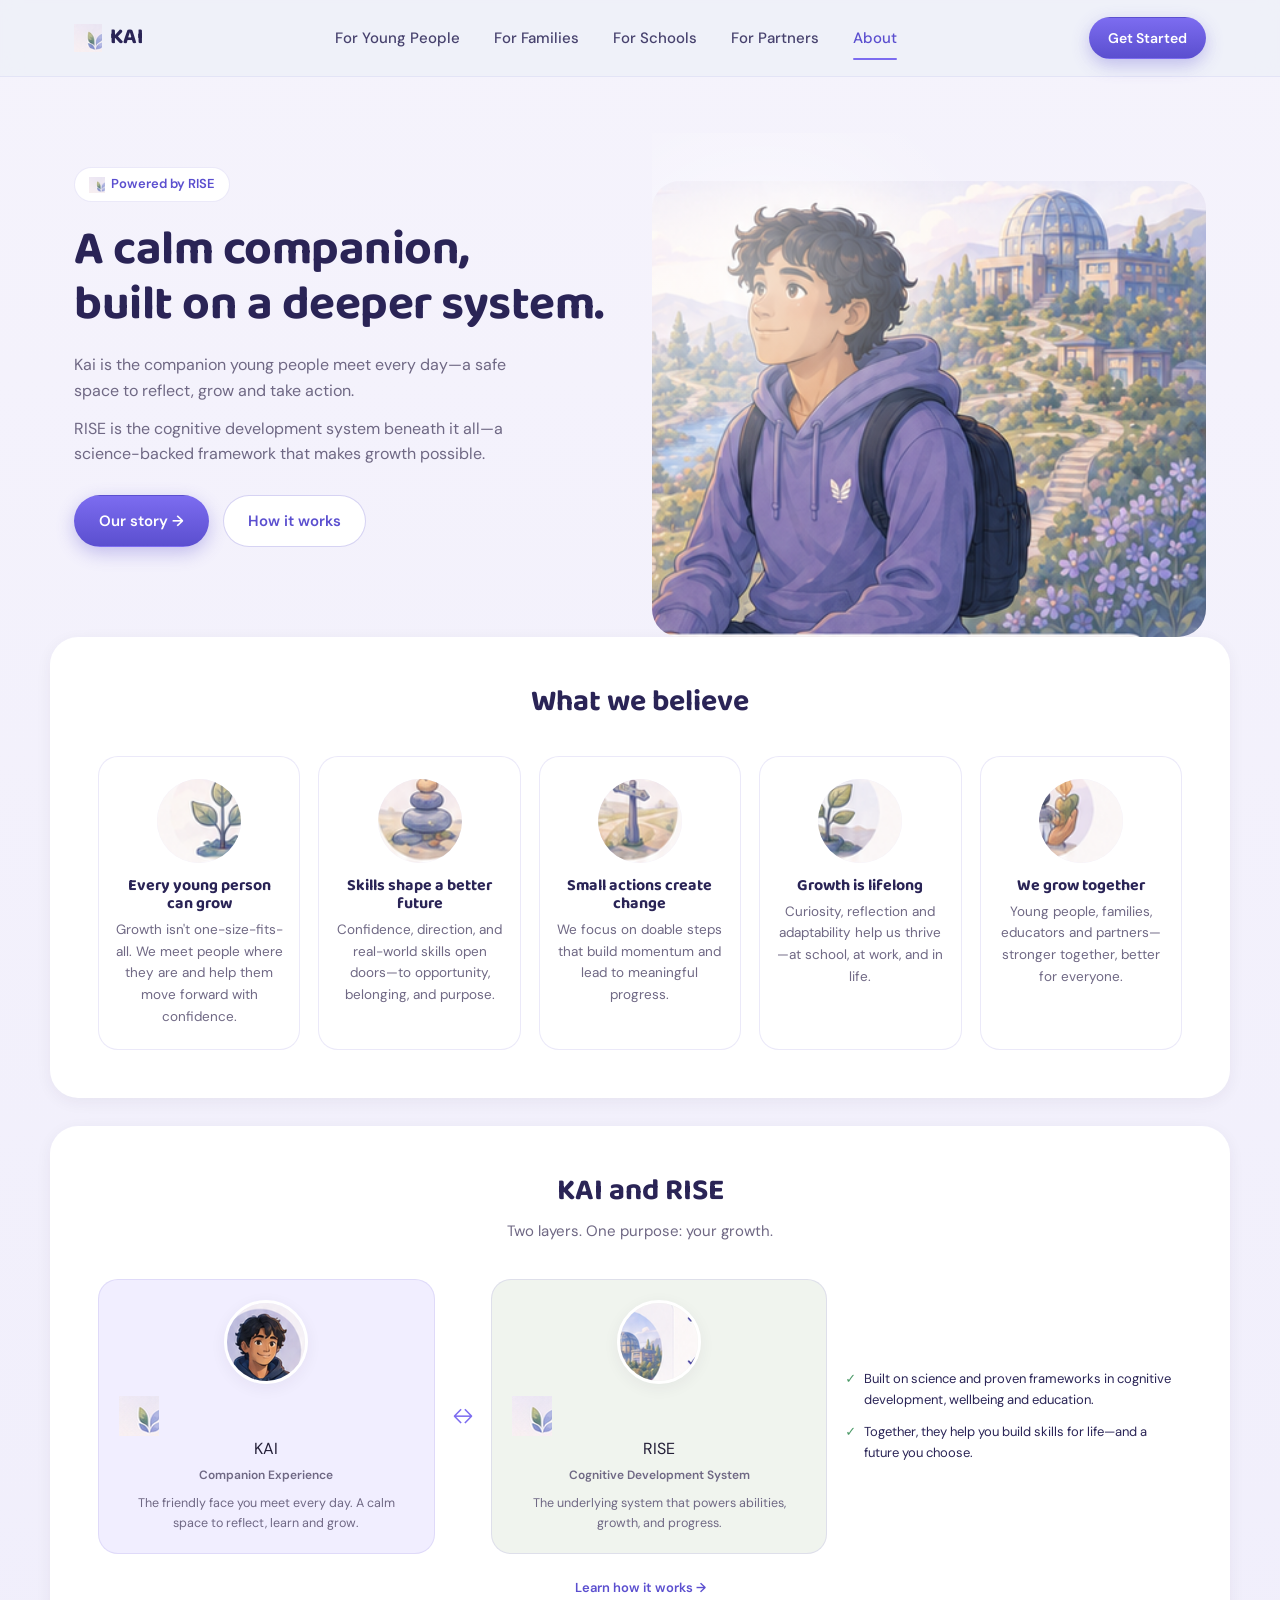
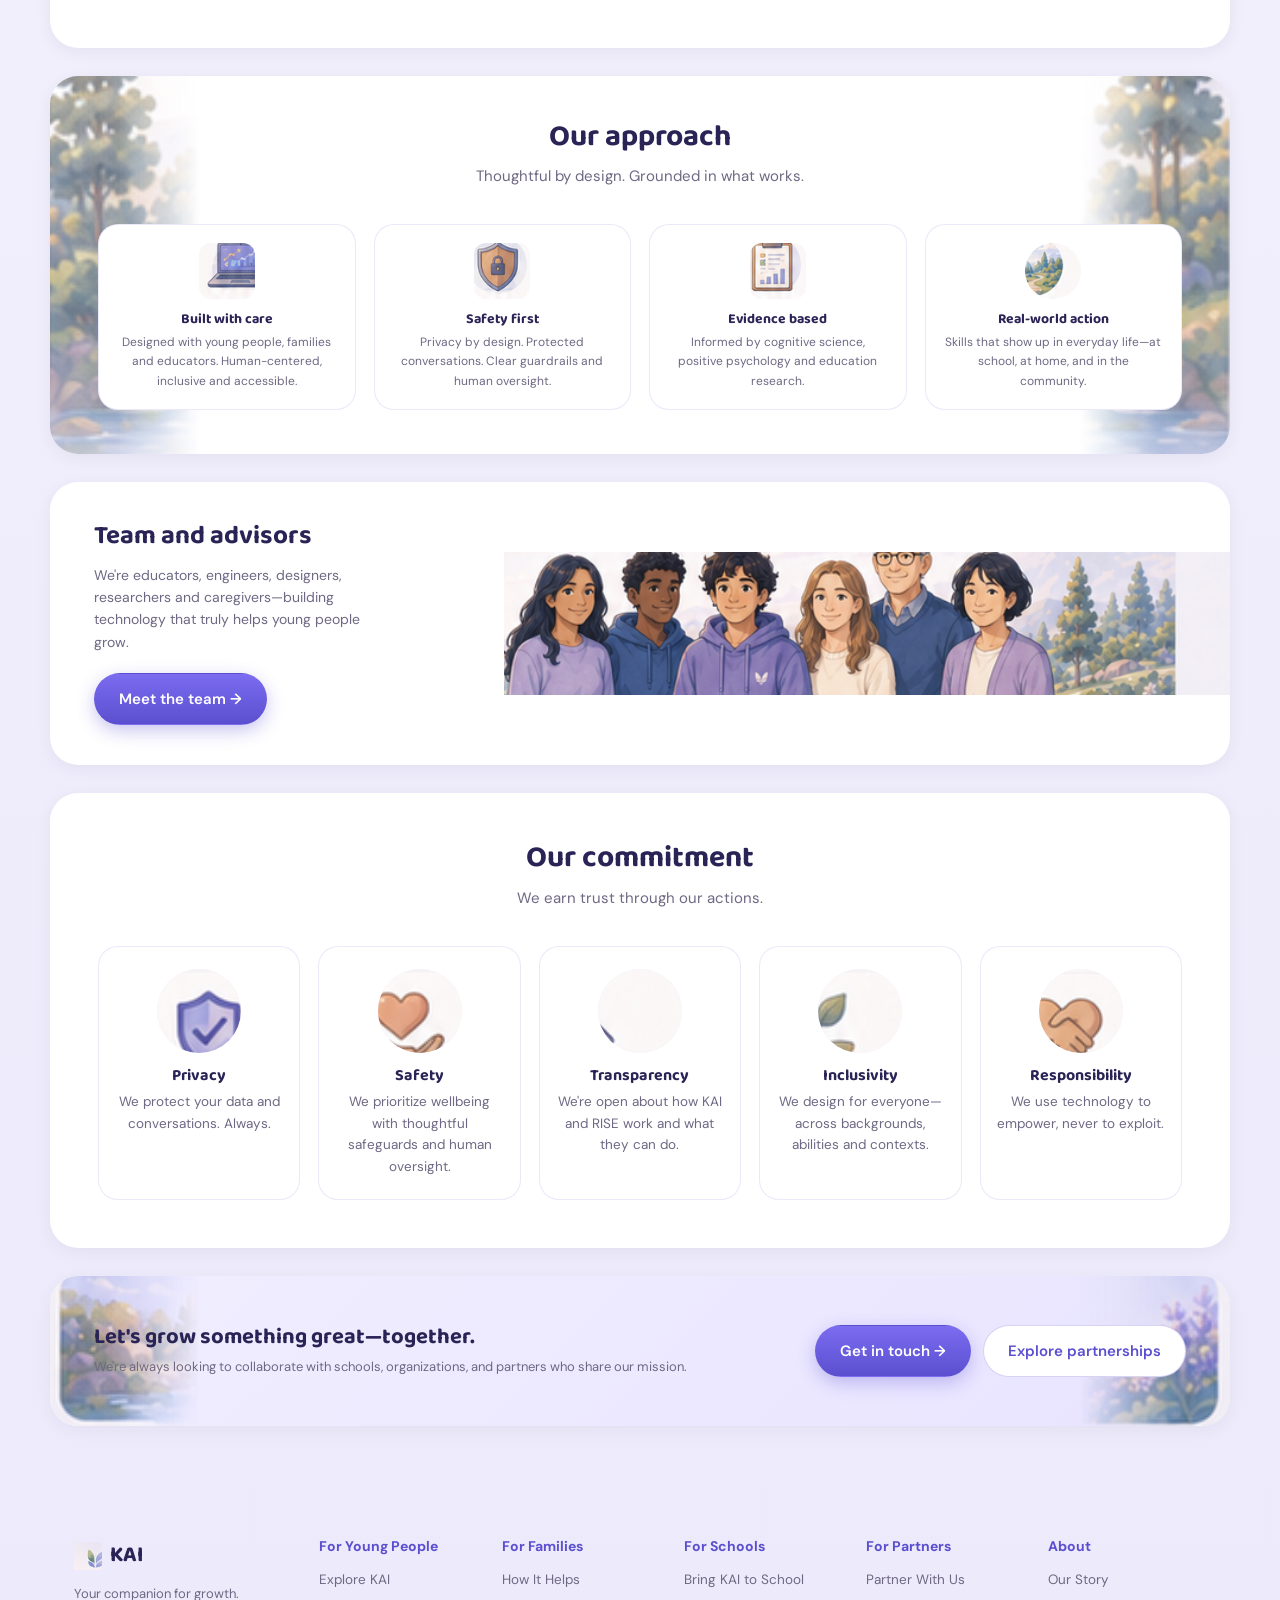
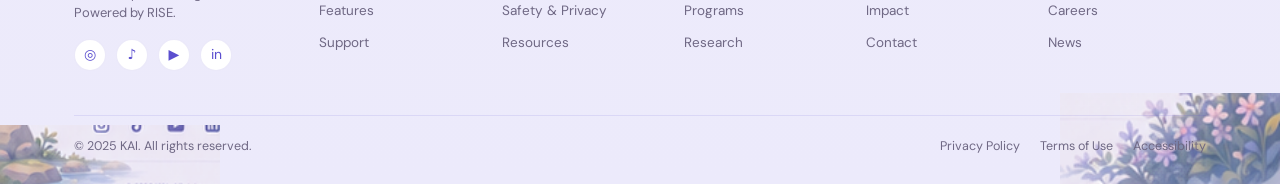
<file: website/about.html>
<!doctype html>
<html lang="en">
<head>
<meta charset="UTF-8" />
<meta name="viewport" content="width=device-width, initial-scale=1.0" />
<meta name="theme-color" content="#5b4fcf" />
<meta name="description" content="Kai is the companion young people meet every day. RISE is the cognitive development system beneath it all—a science-backed framework that makes growth possible." />
<link rel="preconnect" href="https://fonts.googleapis.com" />
<link rel="preconnect" href="https://fonts.gstatic.com" crossorigin />
<link href="https://fonts.googleapis.com/css2?family=Baloo+2:wght@500;600;700;800&family=DM+Sans:wght@400;500;600;700&display=swap" rel="stylesheet" />
<link rel="stylesheet" href="css/style.css" />
<link rel="icon" href="img/logo-leaf.png" />
<title>KAI — About</title>
</head>
<body>

<header class="site-header">
  <div class="container">
    <a href="index.html" class="logo"><img src="img/logo-leaf.png" alt="" />KAI</a>
    <nav class="main-nav">
      <a href="young-people.html">For Young People</a>
      <a href="families.html">For Families</a>
      <a href="schools.html">For Schools</a>
      <a href="partners.html">For Partners</a>
      <a href="about.html" class="active">About</a>
    </nav>
    <div class="header-actions">
      <a href="#get-started" class="btn btn-primary btn-sm">Get Started</a>
      <button class="nav-toggle" aria-label="Menu"><span></span><span></span><span></span></button>
    </div>
  </div>
</header>

<main>
  <!-- Hero -->
  <section class="hero">
    <div class="container">
      <div class="hero-copy">
        <span class="eyebrow"><img src="img/logo-leaf.png" alt="" />Powered by RISE</span>
        <h1>A calm companion,<br />built on a deeper system.</h1>
        <p>Kai is the companion young people meet every day—a safe space to reflect, grow and take action.</p>
        <p>RISE is the cognitive development system beneath it all—a science-backed framework that makes growth possible.</p>
        <div class="hero-actions">
          <a href="#story" class="btn btn-primary">Our story →</a>
          <a href="#kai-rise" class="btn btn-secondary">How it works</a>
        </div>
      </div>
      <div class="hero-art">
        <div class="hero-bg-fade"></div>
        <img src="img/about-hero.png" alt="A young person with a backpack looking out over a hillside campus" />
      </div>
    </div>
  </section>

  <div class="section-wrap">
    <!-- What we believe -->
    <section class="panel" id="story">
      <div class="panel-header">
        <h2>What we believe</h2>
      </div>
      <div class="feature-grid">
        <div class="feature-card">
          <div class="feature-icon"><img src="img/icons_about1/grow.png" alt="" /></div>
          <h3>Every young person can grow</h3>
          <p>Growth isn't one-size-fits-all. We meet people where they are and help them move forward with confidence.</p>
        </div>
        <div class="feature-card">
          <div class="feature-icon"><img src="img/icons_about1/skills.png" alt="" /></div>
          <h3>Skills shape a better future</h3>
          <p>Confidence, direction, and real-world skills open doors—to opportunity, belonging, and purpose.</p>
        </div>
        <div class="feature-card">
          <div class="feature-icon"><img src="img/icons_about1/actions.png" alt="" /></div>
          <h3>Small actions create change</h3>
          <p>We focus on doable steps that build momentum and lead to meaningful progress.</p>
        </div>
        <div class="feature-card">
          <div class="feature-icon"><img src="img/icons_about1/lifelong.png" alt="" /></div>
          <h3>Growth is lifelong</h3>
          <p>Curiosity, reflection and adaptability help us thrive—at school, at work, and in life.</p>
        </div>
        <div class="feature-card">
          <div class="feature-icon"><img src="img/icons_about1/together.png?v=2" alt="" /></div>
          <h3>We grow together</h3>
          <p>Young people, families, educators and partners—stronger together, better for everyone.</p>
        </div>
      </div>
    </section>

    <!-- KAI and RISE -->
    <section class="panel" id="kai-rise">
      <div class="panel-header">
        <h2>KAI and RISE</h2>
        <p>Two layers. One purpose: your growth.</p>
      </div>
      <div class="avatar-flow-row">
        <div class="avatar-flow-card kai">
          <img src="img/about-kai-avatar.png" alt="Kai" />
          <div class="flow-title"><img src="img/logo-leaf.png" alt="" />KAI</div>
          <span style="font-size:12px;color:var(--muted);font-weight:600;">Companion Experience</span>
          <p style="font-size:12.5px;color:var(--muted);margin-top:6px;">The friendly face you meet every day. A calm space to reflect, learn and grow.</p>
        </div>
        <div class="avatar-flow-arrow">↔</div>
        <div class="avatar-flow-card rise">
          <img src="img/about-rise-avatar.png" alt="RISE campus" />
          <div class="flow-title"><img src="img/logo-leaf.png" alt="" />RISE</div>
          <span style="font-size:12px;color:var(--muted);font-weight:600;">Cognitive Development System</span>
          <p style="font-size:12.5px;color:var(--muted);margin-top:6px;">The underlying system that powers abilities, growth, and progress.</p>
        </div>
        <ul class="tick-list">
          <li><span class="tick">✓</span>Built on science and proven frameworks in cognitive development, wellbeing and education.</li>
          <li><span class="tick">✓</span>Together, they help you build skills for life—and a future you choose.</li>
        </ul>
      </div>
      <div style="text-align:center; margin-top:20px;"><a href="#kai-rise" style="font-size:13px;font-weight:600;color:var(--purple-dark);">Learn how it works →</a></div>
    </section>

    <!-- Our approach -->
    <section class="panel approach-panel">
      <img class="approach-side-tree left" src="img/about-approach-trees-left.png" alt="" />
      <img class="approach-side-tree right" src="img/about-approach-trees-right.png" alt="" />
      <div class="panel-header">
        <h2>Our approach</h2>
        <p>Thoughtful by design. Grounded in what works.</p>
      </div>
      <div class="approach-grid">
        <div class="approach-card">
          <img class="ic" src="img/icons_about2/care.png" alt="" />
          <h4>Built with care</h4>
          <p>Designed with young people, families and educators. Human-centered, inclusive and accessible.</p>
        </div>
        <div class="approach-card">
          <img class="ic" src="img/icons_about2/safety.png" alt="" />
          <h4>Safety first</h4>
          <p>Privacy by design. Protected conversations. Clear guardrails and human oversight.</p>
        </div>
        <div class="approach-card">
          <img class="ic" src="img/icons_about2/evidence.png" alt="" />
          <h4>Evidence based</h4>
          <p>Informed by cognitive science, positive psychology and education research.</p>
        </div>
        <div class="approach-card">
          <img class="ic round" src="img/icons_about2/realworld.png" alt="" />
          <h4>Real-world action</h4>
          <p>Skills that show up in everyday life—at school, at home, and in the community.</p>
        </div>
      </div>
    </section>

    <!-- Team -->
    <section class="panel team-panel">
      <div class="team-inner">
        <div class="team-copy">
          <h2>Team and advisors</h2>
          <p>We're educators, engineers, designers, researchers and caregivers—building technology that truly helps young people grow.</p>
          <a href="#get-started" class="btn btn-primary">Meet the team →</a>
        </div>
        <img src="img/about-team.png?v=2" alt="A diverse team of educators, engineers and researchers" />
      </div>
    </section>

    <!-- Our commitment -->
    <section class="panel">
      <div class="panel-header">
        <h2>Our commitment</h2>
        <p>We earn trust through our actions.</p>
      </div>
      <div class="feature-grid">
        <div class="feature-card">
          <div class="feature-icon"><img src="img/icons_about3/privacy.png" alt="" /></div>
          <h3>Privacy</h3>
          <p>We protect your data and conversations. Always.</p>
        </div>
        <div class="feature-card">
          <div class="feature-icon"><img src="img/icons_about3/safety.png" alt="" /></div>
          <h3>Safety</h3>
          <p>We prioritize wellbeing with thoughtful safeguards and human oversight.</p>
        </div>
        <div class="feature-card">
          <div class="feature-icon"><img src="img/icons_about3/transparency.png?v=3" alt="" /></div>
          <h3>Transparency</h3>
          <p>We're open about how KAI and RISE work and what they can do.</p>
        </div>
        <div class="feature-card">
          <div class="feature-icon"><img src="img/icons_about3/inclusivity.png" alt="" /></div>
          <h3>Inclusivity</h3>
          <p>We design for everyone—across backgrounds, abilities and contexts.</p>
        </div>
        <div class="feature-card">
          <div class="feature-icon"><img src="img/icons_about3/responsibility.png?v=2" alt="" /></div>
          <h3>Responsibility</h3>
          <p>We use technology to empower, never to exploit.</p>
        </div>
      </div>
    </section>

    <!-- CTA -->
    <section class="panel cta-simple">
      <div class="cta-simple-inner">
        <img class="cta-simple-corner left" src="img/about-cta-left.png" alt="" />
        <img class="cta-simple-corner right" src="img/about-cta-right.png" alt="" />
        <div>
          <h2>Let's grow something great—together.</h2>
          <p>We're always looking to collaborate with schools, organizations, and partners who share our mission.</p>
        </div>
        <div class="cta-simple-actions">
          <a href="#get-started" class="btn btn-primary">Get in touch →</a>
          <a href="partners.html" class="btn btn-secondary">Explore partnerships</a>
        </div>
      </div>
    </section>
  </div>
</main>

<footer class="site-footer" id="get-started">
  <img class="footer-corner left" src="img/footer-corner-left.png" alt="" />
  <img class="footer-corner right" src="img/footer-corner-right.png" alt="" />
  <div class="container">
    <div class="footer-grid">
      <div class="footer-brand">
        <a href="index.html" class="logo"><img src="img/logo-leaf.png" alt="" />KAI</a>
        <p>Your companion for growth.<br />Powered by RISE.</p>
        <div class="social-row">
          <a href="#" aria-label="Instagram">◎</a>
          <a href="#" aria-label="TikTok">♪</a>
          <a href="#" aria-label="YouTube">▶</a>
          <a href="#" aria-label="LinkedIn">in</a>
        </div>
      </div>
      <div class="footer-col">
        <h4>For Young People</h4>
        <a href="young-people.html">Explore KAI</a>
        <a href="young-people.html">Features</a>
        <a href="young-people.html">Support</a>
      </div>
      <div class="footer-col">
        <h4>For Families</h4>
        <a href="families.html">How It Helps</a>
        <a href="families.html#safety">Safety &amp; Privacy</a>
        <a href="families.html">Resources</a>
      </div>
      <div class="footer-col">
        <h4>For Schools</h4>
        <a href="schools.html">Bring KAI to School</a>
        <a href="schools.html">Programs</a>
        <a href="schools.html">Research</a>
      </div>
      <div class="footer-col">
        <h4>For Partners</h4>
        <a href="partners.html">Partner With Us</a>
        <a href="partners.html#impact">Impact</a>
        <a href="partners.html">Contact</a>
      </div>
      <div class="footer-col">
        <h4>About</h4>
        <a href="about.html#story">Our Story</a>
        <a href="about.html">Careers</a>
        <a href="about.html">News</a>
      </div>
    </div>
    <div class="footer-bottom">
      <span>© 2025 KAI. All rights reserved.</span>
      <div class="legal">
        <a href="#">Privacy Policy</a>
        <a href="#">Terms of Use</a>
        <a href="#">Accessibility</a>
      </div>
    </div>
  </div>
</footer>

</body>
</html>
</file>
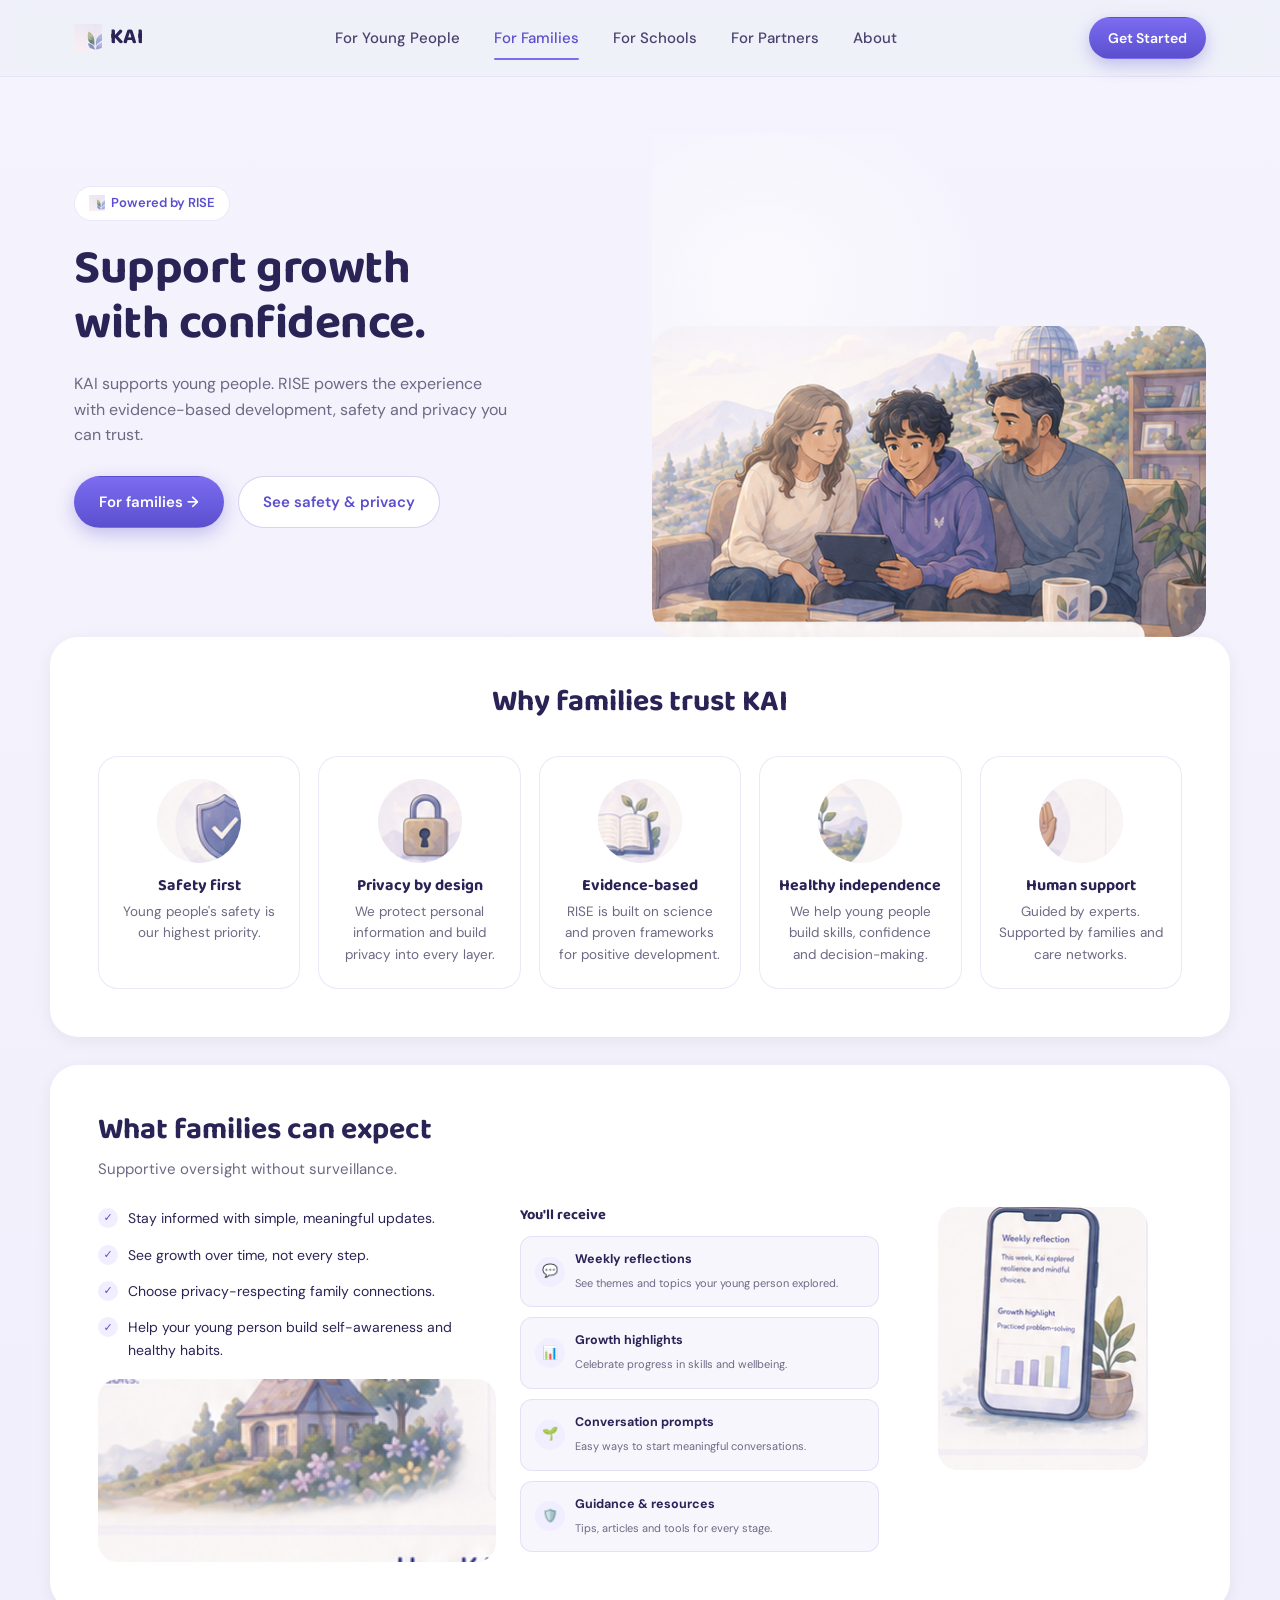
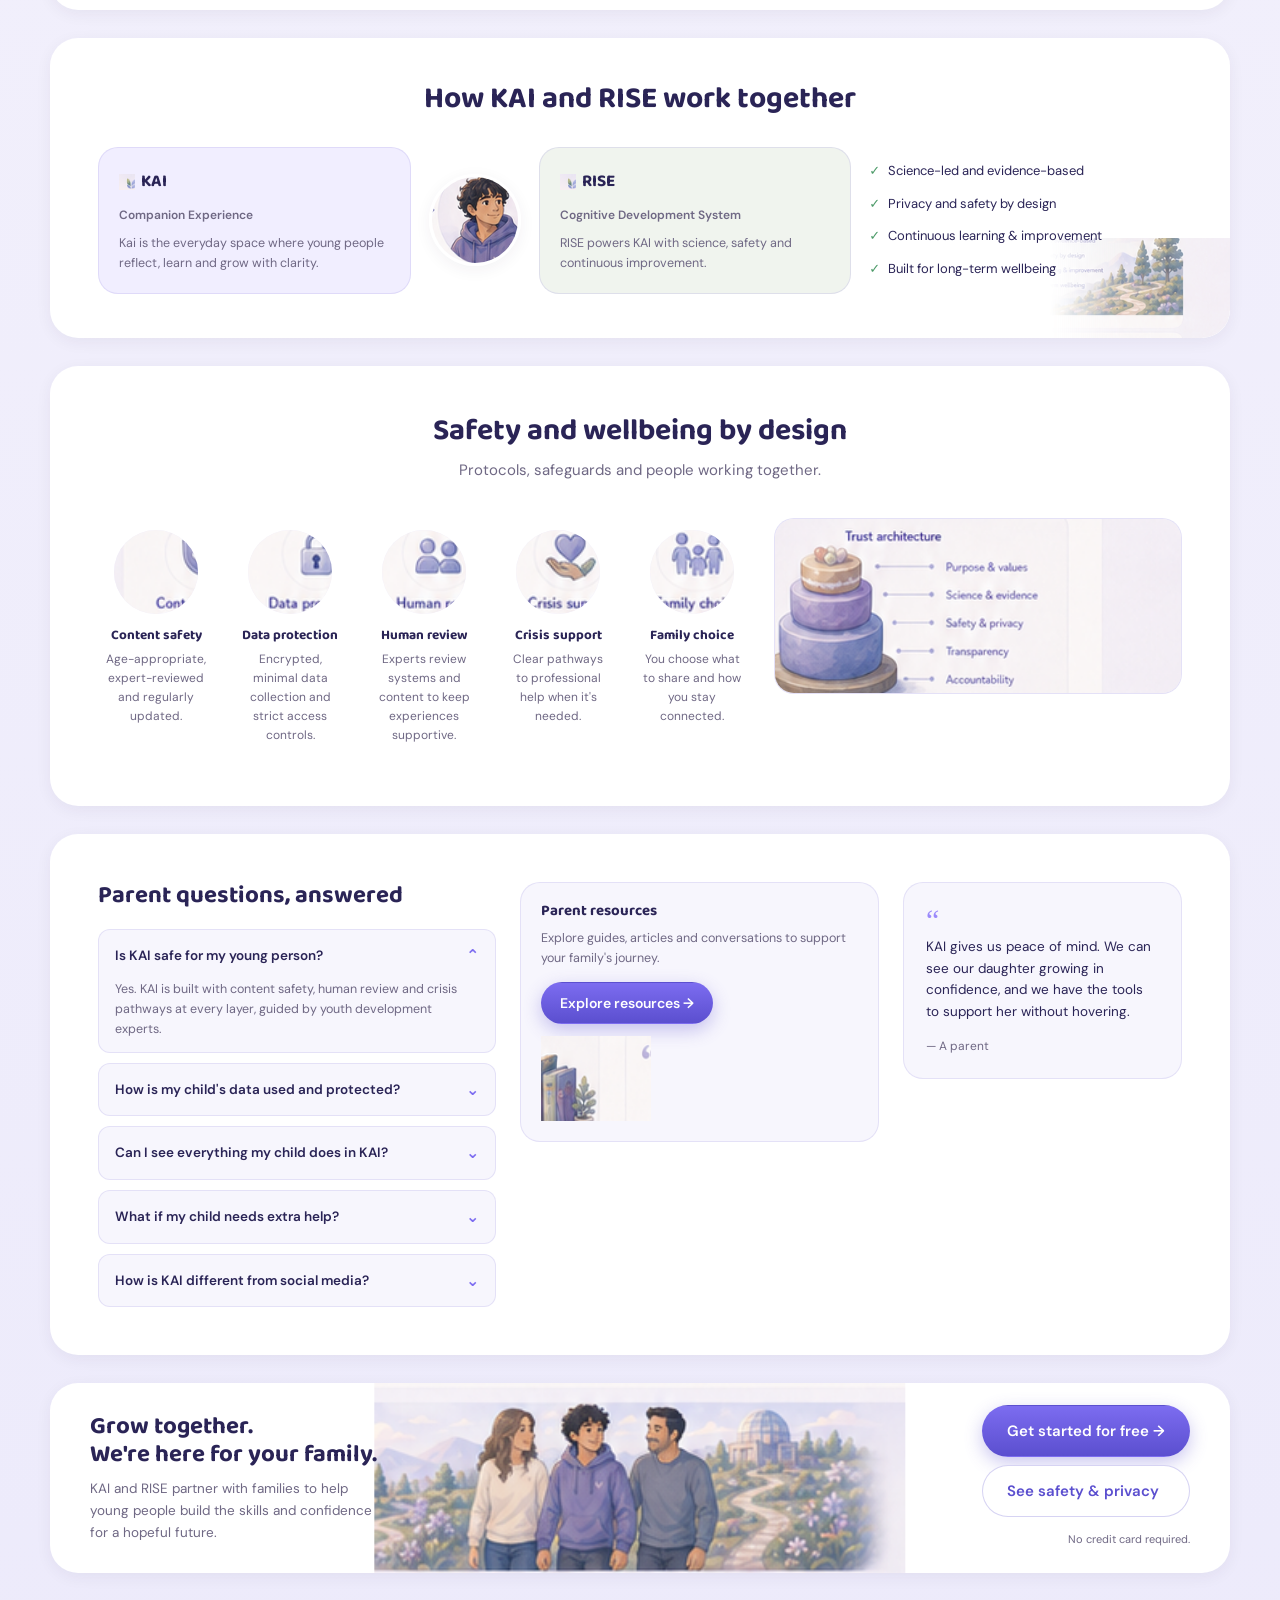
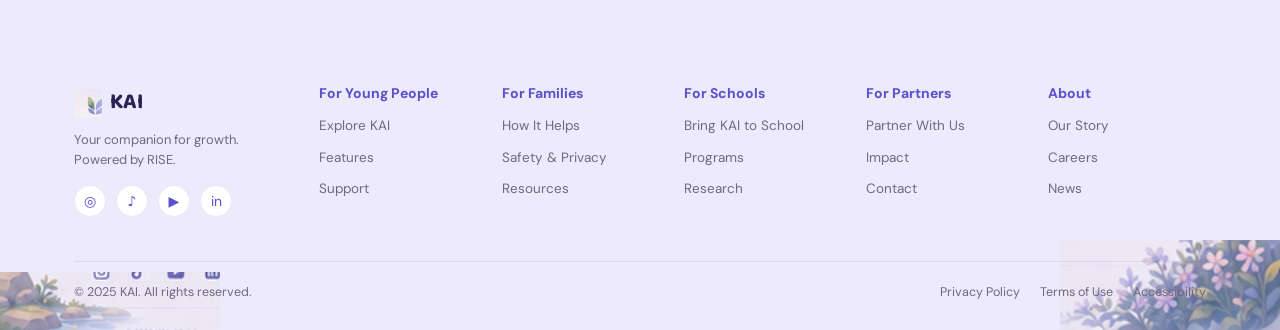
<file: website/families.html>
<!doctype html>
<html lang="en">
<head>
<meta charset="UTF-8" />
<meta name="viewport" content="width=device-width, initial-scale=1.0" />
<meta name="theme-color" content="#5b4fcf" />
<meta name="description" content="KAI supports young people. RISE powers the experience with evidence-based development, safety and privacy you can trust." />
<link rel="preconnect" href="https://fonts.googleapis.com" />
<link rel="preconnect" href="https://fonts.gstatic.com" crossorigin />
<link href="https://fonts.googleapis.com/css2?family=Baloo+2:wght@500;600;700;800&family=DM+Sans:wght@400;500;600;700&display=swap" rel="stylesheet" />
<link rel="stylesheet" href="css/style.css" />
<link rel="icon" href="img/logo-leaf.png" />
<title>KAI — For Families</title>
</head>
<body>

<header class="site-header">
  <div class="container">
    <a href="index.html" class="logo"><img src="img/logo-leaf.png" alt="" />KAI</a>
    <nav class="main-nav">
      <a href="young-people.html">For Young People</a>
      <a href="families.html" class="active">For Families</a>
      <a href="schools.html">For Schools</a>
      <a href="partners.html">For Partners</a>
      <a href="about.html">About</a>
    </nav>
    <div class="header-actions">
      <a href="#get-started" class="btn btn-primary btn-sm">Get Started</a>
      <button class="nav-toggle" aria-label="Menu"><span></span><span></span><span></span></button>
    </div>
  </div>
</header>

<main>
  <!-- Hero -->
  <section class="hero">
    <div class="container">
      <div class="hero-copy">
        <span class="eyebrow"><img src="img/logo-leaf.png" alt="" />Powered by RISE</span>
        <h1>Support growth<br />with confidence.</h1>
        <p>KAI supports young people. RISE powers the experience with evidence-based development, safety and privacy you can trust.</p>
        <div class="hero-actions">
          <a href="#get-started" class="btn btn-primary">For families →</a>
          <a href="#safety" class="btn btn-secondary">See safety &amp; privacy</a>
        </div>
      </div>
      <div class="hero-art">
        <div class="hero-bg-fade"></div>
        <img src="img/fam-hero.png" alt="A family sitting together on a couch, looking at a tablet" />
      </div>
    </div>
  </section>

  <div class="section-wrap">
    <!-- Why families trust KAI -->
    <section class="panel">
      <div class="panel-header">
        <h2>Why families trust KAI</h2>
      </div>
      <div class="feature-grid">
        <div class="feature-card">
          <div class="feature-icon"><img src="img/icons_fam/safety.png?v=3" alt="" /></div>
          <h3>Safety first</h3>
          <p>Young people's safety is our highest priority.</p>
        </div>
        <div class="feature-card">
          <div class="feature-icon"><img src="img/icons_fam/privacy.png?v=3" alt="" /></div>
          <h3>Privacy by design</h3>
          <p>We protect personal information and build privacy into every layer.</p>
        </div>
        <div class="feature-card">
          <div class="feature-icon"><img src="img/icons_fam/evidence.png?v=3" alt="" /></div>
          <h3>Evidence-based</h3>
          <p>RISE is built on science and proven frameworks for positive development.</p>
        </div>
        <div class="feature-card">
          <div class="feature-icon"><img src="img/icons_fam/independence.png?v=3" alt="" /></div>
          <h3>Healthy independence</h3>
          <p>We help young people build skills, confidence and decision-making.</p>
        </div>
        <div class="feature-card">
          <div class="feature-icon"><img src="img/icons_fam/support.png?v=3" alt="" /></div>
          <h3>Human support</h3>
          <p>Guided by experts. Supported by families and care networks.</p>
        </div>
      </div>
    </section>

    <!-- What families can expect -->
    <section class="panel">
      <div class="panel-header" style="text-align:left; max-width:520px; margin-bottom:26px;">
        <h2>What families can expect</h2>
        <p>Supportive oversight without surveillance.</p>
      </div>
      <div class="expect-grid">
        <div>
          <ul class="check-list">
            <li><span class="tick">✓</span>Stay informed with simple, meaningful updates.</li>
            <li><span class="tick">✓</span>See growth over time, not every step.</li>
            <li><span class="tick">✓</span>Choose privacy-respecting family connections.</li>
            <li><span class="tick">✓</span>Help your young person build self-awareness and healthy habits.</li>
          </ul>
          <img src="img/fam-house.png" alt="" style="border-radius: var(--radius-md); width:100%;" />
        </div>
        <div>
          <div class="card-box-head" style="margin-bottom:12px;"><h4>You'll receive</h4></div>
          <div class="receive-list">
            <div class="receive-item"><span class="ic">💬</span><div><strong>Weekly reflections</strong><span>See themes and topics your young person explored.</span></div></div>
            <div class="receive-item"><span class="ic">📊</span><div><strong>Growth highlights</strong><span>Celebrate progress in skills and wellbeing.</span></div></div>
            <div class="receive-item"><span class="ic">🌱</span><div><strong>Conversation prompts</strong><span>Easy ways to start meaningful conversations.</span></div></div>
            <div class="receive-item"><span class="ic">🛡️</span><div><strong>Guidance &amp; resources</strong><span>Tips, articles and tools for every stage.</span></div></div>
          </div>
        </div>
        <div class="phone-frame"><img src="img/fam-phone.png" alt="Phone showing a weekly reflection and growth highlight" /></div>
      </div>
    </section>

    <!-- How KAI and RISE work together -->
    <section class="panel flow-panel">
      <img class="tree-corner right" style="width:180px;height:100px;opacity:0.85" src="img/fam-trees.png" alt="" />
      <div class="panel-header" style="text-align:center; margin-bottom: 30px;">
        <h2>How KAI and RISE work together</h2>
      </div>
      <div class="flow-row">
        <div class="flow-card kai">
          <div class="flow-title"><img src="img/logo-leaf.png" alt="" />KAI</div>
          <span style="font-size:12px;color:var(--muted);font-weight:600;">Companion Experience</span>
          <p>Kai is the everyday space where young people reflect, learn and grow with clarity.</p>
        </div>
        <div class="flow-avatar"><img src="img/fam-kai-avatar.png" alt="Kai" /></div>
        <div class="flow-card rise">
          <div class="flow-title"><img src="img/logo-leaf.png" alt="" />RISE</div>
          <span style="font-size:12px;color:var(--muted);font-weight:600;">Cognitive Development System</span>
          <p>RISE powers KAI with science, safety and continuous improvement.</p>
        </div>
        <ul class="tick-list">
          <li><span class="tick">✓</span>Science-led and evidence-based</li>
          <li><span class="tick">✓</span>Privacy and safety by design</li>
          <li><span class="tick">✓</span>Continuous learning &amp; improvement</li>
          <li><span class="tick">✓</span>Built for long-term wellbeing</li>
        </ul>
      </div>
    </section>

    <!-- Safety and wellbeing by design -->
    <section class="panel" id="safety">
      <div class="panel-header">
        <h2>Safety and wellbeing by design</h2>
        <p>Protocols, safeguards and people working together.</p>
      </div>
      <div class="expect-grid" style="grid-template-columns: 1.6fr 1fr;">
        <div class="feature-grid" style="grid-template-columns: repeat(5,1fr);">
          <div class="feature-card" style="border:none;padding:12px 6px;">
            <div class="feature-icon"><img src="img/icons_fam2/content.png" alt="" /></div>
            <h3 style="font-size:13.5px;">Content safety</h3>
            <p style="font-size:12px;">Age-appropriate, expert-reviewed and regularly updated.</p>
          </div>
          <div class="feature-card" style="border:none;padding:12px 6px;">
            <div class="feature-icon"><img src="img/icons_fam2/data.png" alt="" /></div>
            <h3 style="font-size:13.5px;">Data protection</h3>
            <p style="font-size:12px;">Encrypted, minimal data collection and strict access controls.</p>
          </div>
          <div class="feature-card" style="border:none;padding:12px 6px;">
            <div class="feature-icon"><img src="img/icons_fam2/human.png" alt="" /></div>
            <h3 style="font-size:13.5px;">Human review</h3>
            <p style="font-size:12px;">Experts review systems and content to keep experiences supportive.</p>
          </div>
          <div class="feature-card" style="border:none;padding:12px 6px;">
            <div class="feature-icon"><img src="img/icons_fam2/crisis.png" alt="" /></div>
            <h3 style="font-size:13.5px;">Crisis support</h3>
            <p style="font-size:12px;">Clear pathways to professional help when it's needed.</p>
          </div>
          <div class="feature-card" style="border:none;padding:12px 6px;">
            <div class="feature-icon"><img src="img/icons_fam2/choice.png" alt="" /></div>
            <h3 style="font-size:13.5px;">Family choice</h3>
            <p style="font-size:12px;">You choose what to share and how you stay connected.</p>
          </div>
        </div>
        <div class="trust-card"><img src="img/fam-cake.png" alt="Trust architecture: purpose &amp; values, science &amp; evidence, safety &amp; privacy, transparency, accountability" /></div>
      </div>
    </section>

    <!-- Parent questions -->
    <section class="panel">
      <div class="expect-grid">
        <div>
          <div class="panel-header" style="text-align:left; margin-bottom:20px;">
            <h2 style="font-size:24px;">Parent questions, answered</h2>
          </div>
          <div class="faq-list">
            <details class="faq-item" open>
              <summary>Is KAI safe for my young person?</summary>
              <p>Yes. KAI is built with content safety, human review and crisis pathways at every layer, guided by youth development experts.</p>
            </details>
            <details class="faq-item">
              <summary>How is my child's data used and protected?</summary>
              <p>Data is encrypted, minimally collected, and never sold. Access is strictly controlled and privacy is built in by design.</p>
            </details>
            <details class="faq-item">
              <summary>Can I see everything my child does in KAI?</summary>
              <p>No — KAI offers supportive oversight, not surveillance. You'll receive meaningful weekly highlights, not private conversations.</p>
            </details>
            <details class="faq-item">
              <summary>What if my child needs extra help?</summary>
              <p>KAI has clear escalation pathways to trusted adults and professional support whenever it's needed.</p>
            </details>
            <details class="faq-item">
              <summary>How is KAI different from social media?</summary>
              <p>KAI is designed for growth, not engagement. There's no feed, no likes, and no pressure — just tools that support real development.</p>
            </details>
          </div>
        </div>
        <div class="resources-card">
          <h4>Parent resources</h4>
          <p>Explore guides, articles and conversations to support your family's journey.</p>
          <a href="#get-started" class="btn btn-primary btn-sm">Explore resources →</a>
          <img src="img/fam-books.png" alt="" />
        </div>
        <div class="quote-card">
          <span class="mark">“</span>
          <p>KAI gives us peace of mind. We can see our daughter growing in confidence, and we have the tools to support her without hovering.</p>
          <footer>— A parent</footer>
        </div>
      </div>
    </section>

    <!-- CTA -->
    <section class="panel cta-panel">
      <div class="cta-inner">
        <div class="cta-copy">
          <h2>Grow together.<br />We're here for your family.</h2>
          <p>KAI and RISE partner with families to help young people build the skills and confidence for a hopeful future.</p>
        </div>
        <img class="cta-illustration" src="img/fam-cta-illustration.png?v=2" alt="A family walking together" />
        <div class="cta-actions">
          <a href="#get-started" class="btn btn-primary">Get started for free →</a>
          <a href="#safety" class="btn btn-secondary">See safety &amp; privacy</a>
          <small>No credit card required.</small>
        </div>
      </div>
    </section>
  </div>
</main>

<footer class="site-footer" id="get-started">
  <img class="footer-corner left" src="img/footer-corner-left.png" alt="" />
  <img class="footer-corner right" src="img/footer-corner-right.png" alt="" />
  <div class="container">
    <div class="footer-grid">
      <div class="footer-brand">
        <a href="index.html" class="logo"><img src="img/logo-leaf.png" alt="" />KAI</a>
        <p>Your companion for growth.<br />Powered by RISE.</p>
        <div class="social-row">
          <a href="#" aria-label="Instagram">◎</a>
          <a href="#" aria-label="TikTok">♪</a>
          <a href="#" aria-label="YouTube">▶</a>
          <a href="#" aria-label="LinkedIn">in</a>
        </div>
      </div>
      <div class="footer-col">
        <h4>For Young People</h4>
        <a href="young-people.html">Explore KAI</a>
        <a href="young-people.html">Features</a>
        <a href="young-people.html">Support</a>
      </div>
      <div class="footer-col">
        <h4>For Families</h4>
        <a href="families.html">How It Helps</a>
        <a href="families.html#safety">Safety &amp; Privacy</a>
        <a href="families.html">Resources</a>
      </div>
      <div class="footer-col">
        <h4>For Schools</h4>
        <a href="schools.html">Bring KAI to School</a>
        <a href="schools.html">Programs</a>
        <a href="schools.html">Research</a>
      </div>
      <div class="footer-col">
        <h4>For Partners</h4>
        <a href="partners.html">Partner With Us</a>
        <a href="partners.html">Impact</a>
        <a href="partners.html">Contact</a>
      </div>
      <div class="footer-col">
        <h4>About</h4>
        <a href="about.html">Our Story</a>
        <a href="about.html">Careers</a>
        <a href="about.html">News</a>
      </div>
    </div>
    <div class="footer-bottom">
      <span>© 2025 KAI. All rights reserved.</span>
      <div class="legal">
        <a href="#">Privacy Policy</a>
        <a href="#">Terms of Use</a>
        <a href="#">Accessibility</a>
      </div>
    </div>
  </div>
</footer>

</body>
</html>
</file>
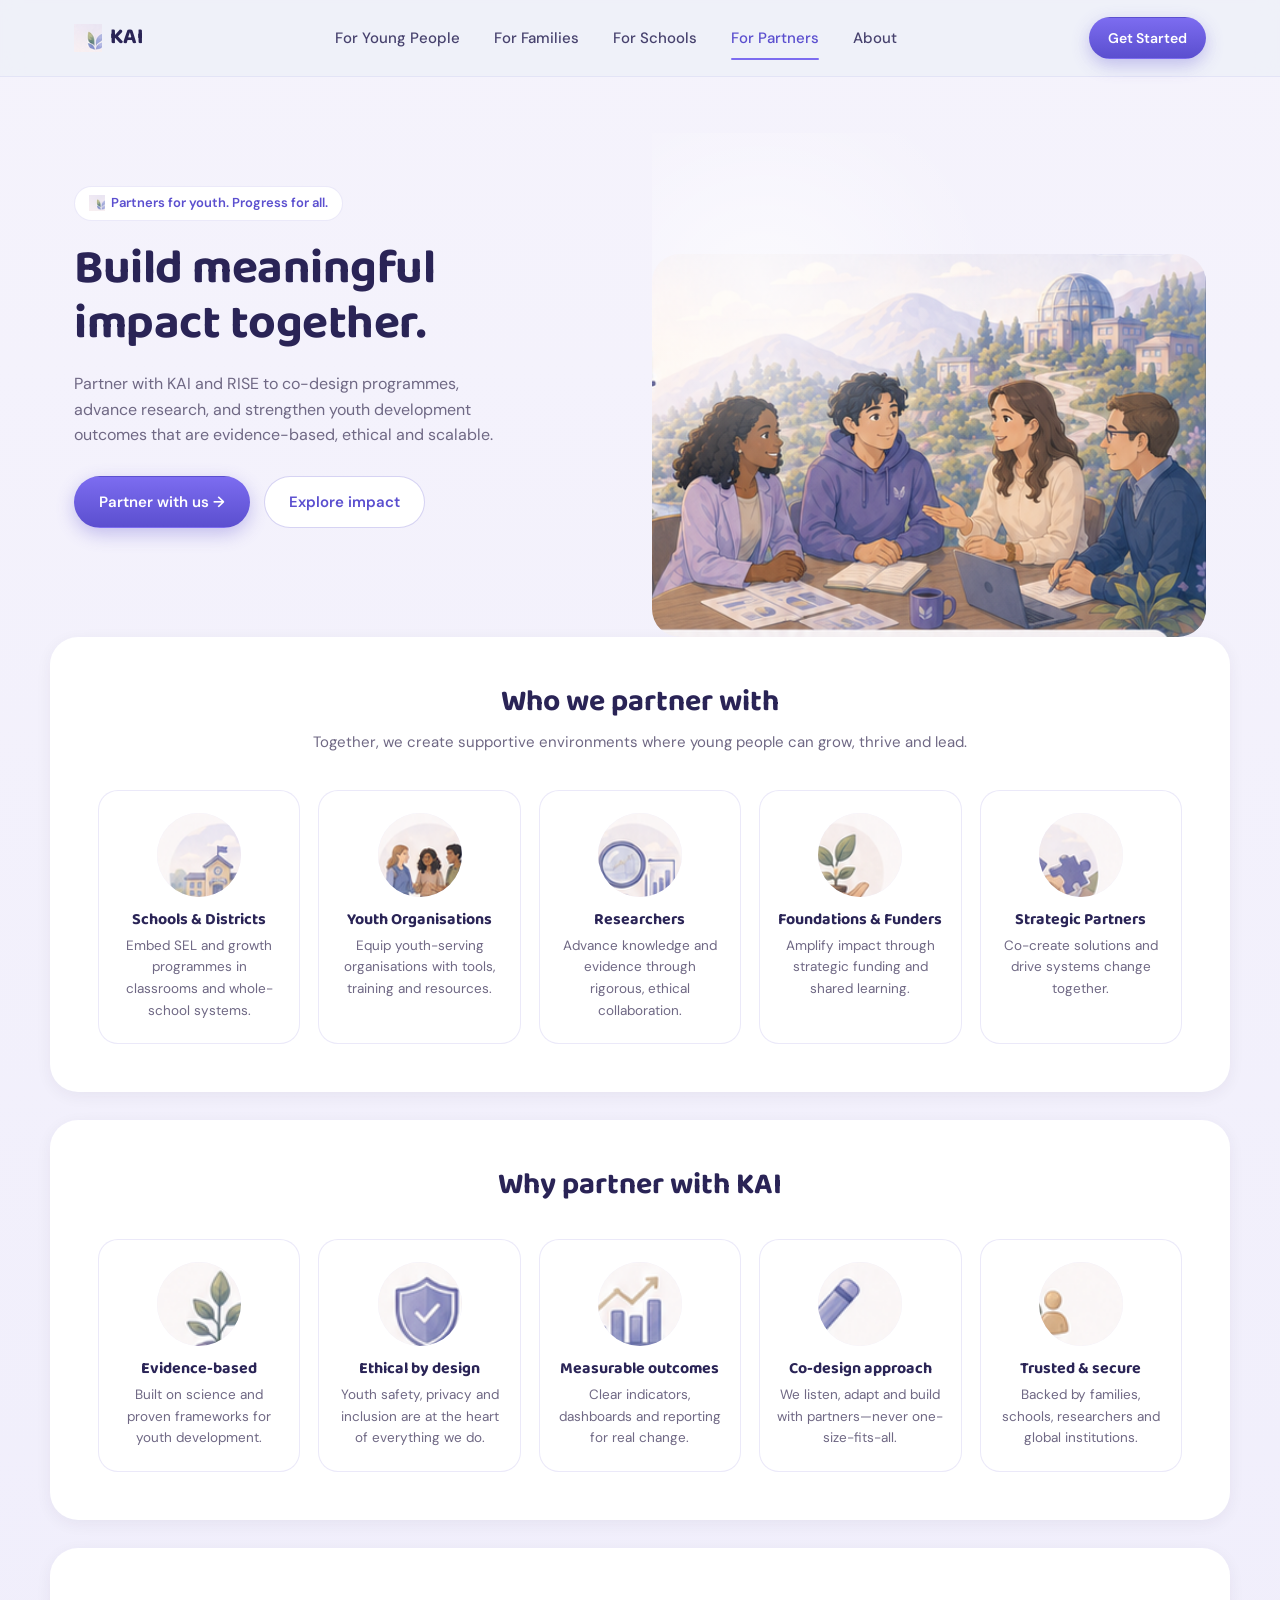
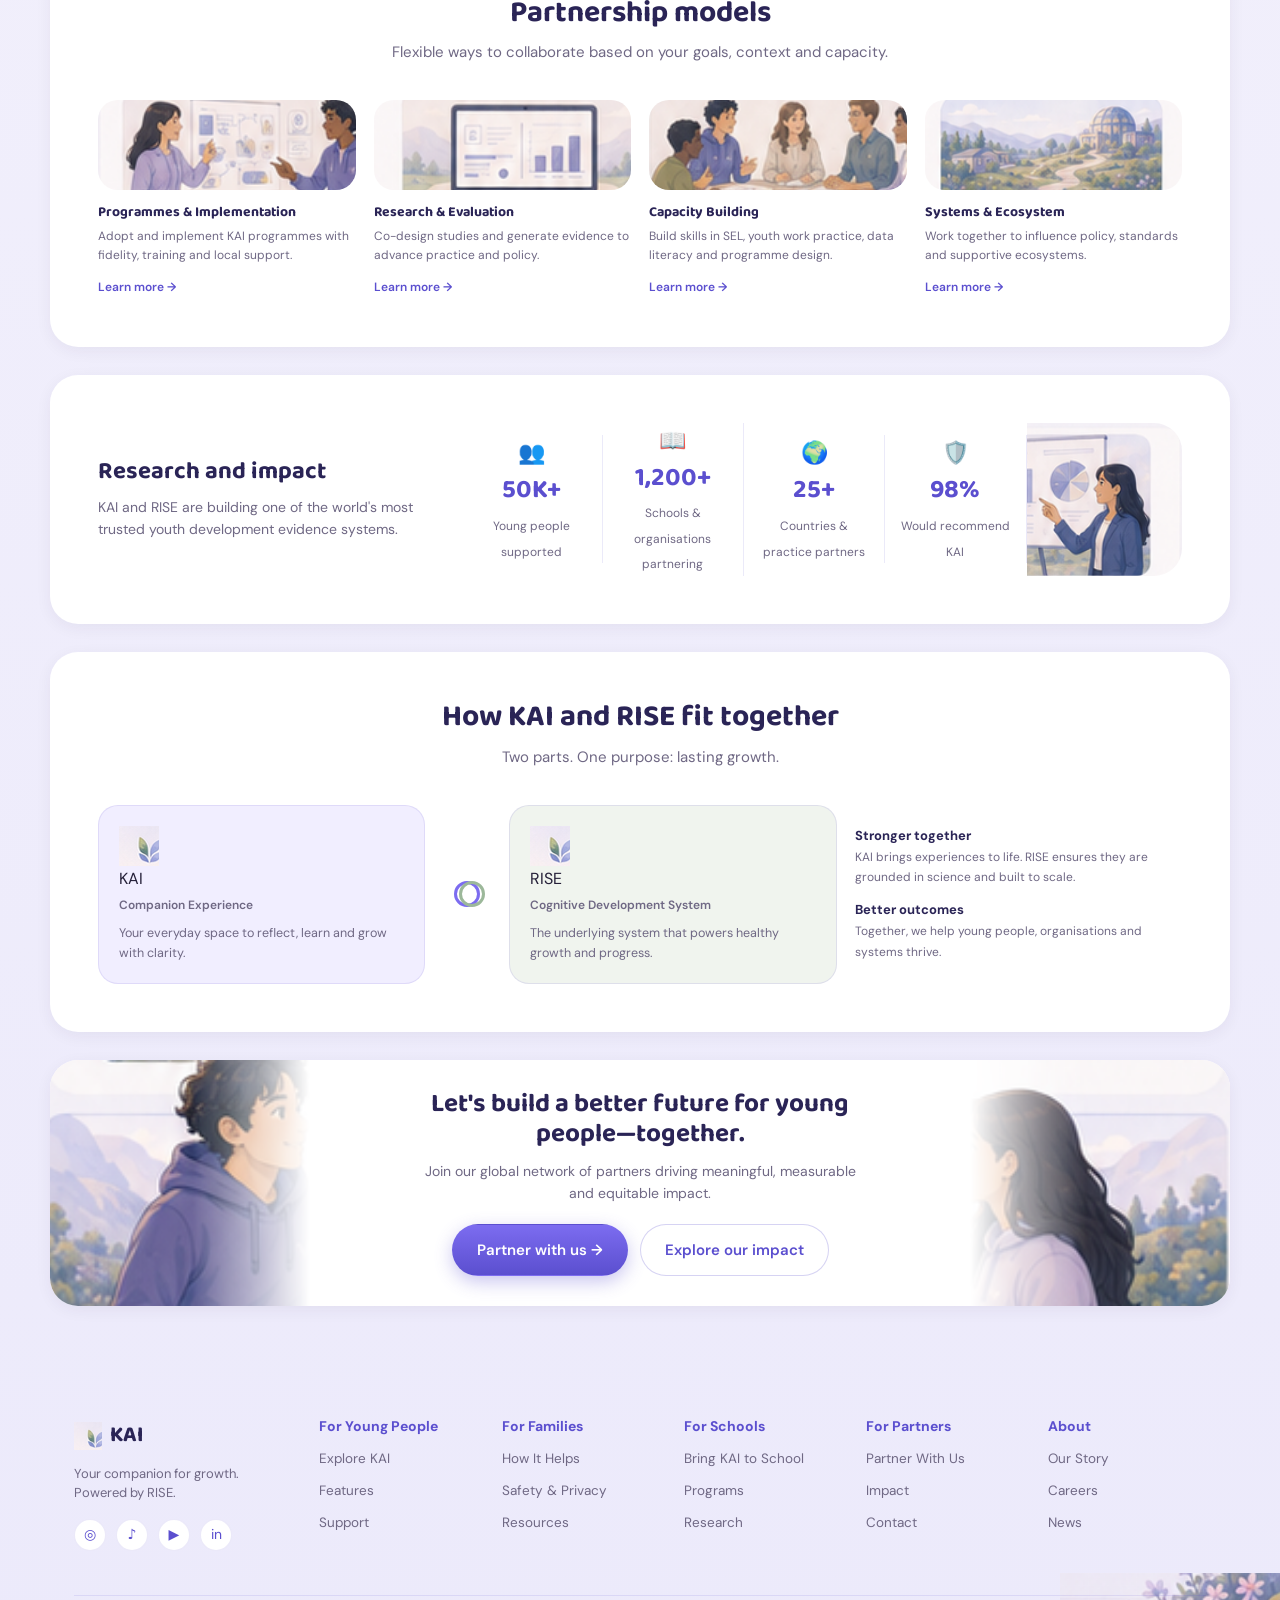
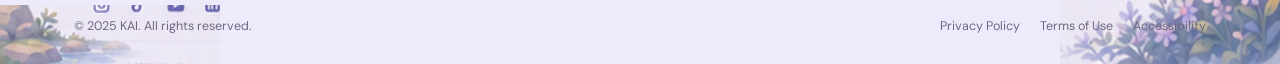
<file: website/partners.html>
<!doctype html>
<html lang="en">
<head>
<meta charset="UTF-8" />
<meta name="viewport" content="width=device-width, initial-scale=1.0" />
<meta name="theme-color" content="#5b4fcf" />
<meta name="description" content="Partner with KAI and RISE to co-design programmes, advance research, and strengthen youth development outcomes that are evidence-based, ethical and scalable." />
<link rel="preconnect" href="https://fonts.googleapis.com" />
<link rel="preconnect" href="https://fonts.gstatic.com" crossorigin />
<link href="https://fonts.googleapis.com/css2?family=Baloo+2:wght@500;600;700;800&family=DM+Sans:wght@400;500;600;700&display=swap" rel="stylesheet" />
<link rel="stylesheet" href="css/style.css" />
<link rel="icon" href="img/logo-leaf.png" />
<title>KAI — For Partners</title>
</head>
<body>

<header class="site-header">
  <div class="container">
    <a href="index.html" class="logo"><img src="img/logo-leaf.png" alt="" />KAI</a>
    <nav class="main-nav">
      <a href="young-people.html">For Young People</a>
      <a href="families.html">For Families</a>
      <a href="schools.html">For Schools</a>
      <a href="partners.html" class="active">For Partners</a>
      <a href="about.html">About</a>
    </nav>
    <div class="header-actions">
      <a href="#get-started" class="btn btn-primary btn-sm">Get Started</a>
      <button class="nav-toggle" aria-label="Menu"><span></span><span></span><span></span></button>
    </div>
  </div>
</header>

<main>
  <!-- Hero -->
  <section class="hero">
    <div class="container">
      <div class="hero-copy">
        <span class="eyebrow"><img src="img/logo-leaf.png" alt="" />Partners for youth. Progress for all.</span>
        <h1>Build meaningful<br />impact together.</h1>
        <p>Partner with KAI and RISE to co-design programmes, advance research, and strengthen youth development outcomes that are evidence-based, ethical and scalable.</p>
        <div class="hero-actions">
          <a href="#get-started" class="btn btn-primary">Partner with us →</a>
          <a href="#impact" class="btn btn-secondary">Explore impact</a>
        </div>
      </div>
      <div class="hero-art">
        <div class="hero-bg-fade"></div>
        <img src="img/part-hero.png" alt="Four professionals collaborating around a table with charts and a laptop" />
      </div>
    </div>
  </section>

  <div class="section-wrap">
    <!-- Who we partner with -->
    <section class="panel">
      <div class="panel-header">
        <h2>Who we partner with</h2>
        <p>Together, we create supportive environments where young people can grow, thrive and lead.</p>
      </div>
      <div class="feature-grid">
        <div class="feature-card">
          <div class="feature-icon"><img src="img/icons_part1/schools.png" alt="" /></div>
          <h3>Schools &amp; Districts</h3>
          <p>Embed SEL and growth programmes in classrooms and whole-school systems.</p>
        </div>
        <div class="feature-card">
          <div class="feature-icon"><img src="img/icons_part1/youth-orgs.png" alt="" /></div>
          <h3>Youth Organisations</h3>
          <p>Equip youth-serving organisations with tools, training and resources.</p>
        </div>
        <div class="feature-card">
          <div class="feature-icon"><img src="img/icons_part1/researchers.png" alt="" /></div>
          <h3>Researchers</h3>
          <p>Advance knowledge and evidence through rigorous, ethical collaboration.</p>
        </div>
        <div class="feature-card">
          <div class="feature-icon"><img src="img/icons_part1/funders.png" alt="" /></div>
          <h3>Foundations &amp; Funders</h3>
          <p>Amplify impact through strategic funding and shared learning.</p>
        </div>
        <div class="feature-card">
          <div class="feature-icon"><img src="img/icons_part1/strategic.png" alt="" /></div>
          <h3>Strategic Partners</h3>
          <p>Co-create solutions and drive systems change together.</p>
        </div>
      </div>
    </section>

    <!-- Why partner with KAI -->
    <section class="panel">
      <div class="panel-header">
        <h2>Why partner with KAI</h2>
      </div>
      <div class="feature-grid">
        <div class="feature-card">
          <div class="feature-icon"><img src="img/icons_part2/evidence.png" alt="" /></div>
          <h3>Evidence-based</h3>
          <p>Built on science and proven frameworks for youth development.</p>
        </div>
        <div class="feature-card">
          <div class="feature-icon"><img src="img/icons_part2/ethical.png" alt="" /></div>
          <h3>Ethical by design</h3>
          <p>Youth safety, privacy and inclusion are at the heart of everything we do.</p>
        </div>
        <div class="feature-card">
          <div class="feature-icon"><img src="img/icons_part2/measurable.png" alt="" /></div>
          <h3>Measurable outcomes</h3>
          <p>Clear indicators, dashboards and reporting for real change.</p>
        </div>
        <div class="feature-card">
          <div class="feature-icon"><img src="img/icons_part2/codesign.png" alt="" /></div>
          <h3>Co-design approach</h3>
          <p>We listen, adapt and build with partners—never one-size-fits-all.</p>
        </div>
        <div class="feature-card">
          <div class="feature-icon"><img src="img/icons_part2/trusted.png" alt="" /></div>
          <h3>Trusted &amp; secure</h3>
          <p>Backed by families, schools, researchers and global institutions.</p>
        </div>
      </div>
    </section>

    <!-- Partnership models -->
    <section class="panel">
      <div class="panel-header">
        <h2>Partnership models</h2>
        <p>Flexible ways to collaborate based on your goals, context and capacity.</p>
      </div>
      <div class="model-grid">
        <div class="model-card">
          <img src="img/part-programmes.png" alt="" />
          <h4>Programmes &amp; Implementation</h4>
          <p>Adopt and implement KAI programmes with fidelity, training and local support.</p>
          <a href="#get-started">Learn more →</a>
        </div>
        <div class="model-card">
          <img src="img/part-research.png" alt="" />
          <h4>Research &amp; Evaluation</h4>
          <p>Co-design studies and generate evidence to advance practice and policy.</p>
          <a href="#get-started">Learn more →</a>
        </div>
        <div class="model-card">
          <img src="img/part-capacity.png" alt="" />
          <h4>Capacity Building</h4>
          <p>Build skills in SEL, youth work practice, data literacy and programme design.</p>
          <a href="#get-started">Learn more →</a>
        </div>
        <div class="model-card">
          <img src="img/part-systems.png" alt="" />
          <h4>Systems &amp; Ecosystem</h4>
          <p>Work together to influence policy, standards and supportive ecosystems.</p>
          <a href="#get-started">Learn more →</a>
        </div>
      </div>
    </section>

    <!-- Research and impact -->
    <section class="panel" id="impact">
      <div class="expect-grid" style="grid-template-columns: 0.8fr 1.7fr; align-items:center;">
        <div>
          <h2 style="font-size:24px; margin-bottom:10px;">Research and impact</h2>
          <p style="font-size:14px;color:var(--muted);">KAI and RISE are building one of the world's most trusted youth development evidence systems.</p>
        </div>
        <div class="stat-icon-row">
          <div class="stat"><span class="ic">👥</span><strong>50K+</strong><span>Young people supported</span></div>
          <div class="stat"><span class="ic">📖</span><strong>1,200+</strong><span>Schools &amp; organisations partnering</span></div>
          <div class="stat"><span class="ic">🌍</span><strong>25+</strong><span>Countries &amp; practice partners</span></div>
          <div class="stat"><span class="ic">🛡️</span><strong>98%</strong><span>Would recommend KAI</span></div>
          <img src="img/part-presenter.png" alt="A researcher presenting impact data on a whiteboard" />
        </div>
      </div>
    </section>

    <!-- How KAI and RISE fit together -->
    <section class="panel">
      <div class="panel-header">
        <h2>How KAI and RISE fit together</h2>
        <p>Two parts. One purpose: lasting growth.</p>
      </div>
      <div class="interlock-row">
        <div class="interlock-card kai">
          <div class="flow-title"><img src="img/logo-leaf.png" alt="" />KAI</div>
          <span style="font-size:12px;color:var(--muted);font-weight:600;">Companion Experience</span>
          <p style="font-size:12.5px;color:var(--muted);margin-top:6px;">Your everyday space to reflect, learn and grow with clarity.</p>
        </div>
        <div class="interlock-circles"><span></span><span></span></div>
        <div class="interlock-card rise">
          <div class="flow-title"><img src="img/logo-leaf.png" alt="" />RISE</div>
          <span style="font-size:12px;color:var(--muted);font-weight:600;">Cognitive Development System</span>
          <p style="font-size:12.5px;color:var(--muted);margin-top:6px;">The underlying system that powers healthy growth and progress.</p>
        </div>
        <ul class="tick-list">
          <li><div><strong style="display:block;font-size:13px;color:var(--heading);">Stronger together</strong><span style="font-size:12px;color:var(--muted);">KAI brings experiences to life. RISE ensures they are grounded in science and built to scale.</span></div></li>
          <li><div><strong style="display:block;font-size:13px;color:var(--heading);">Better outcomes</strong><span style="font-size:12px;color:var(--muted);">Together, we help young people, organisations and systems thrive.</span></div></li>
        </ul>
      </div>
    </section>

    <!-- CTA -->
    <section class="panel cta-duo">
      <div class="cta-duo-inner">
        <img class="left" src="img/part-cta-left.png" alt="" />
        <img class="right" src="img/part-cta-right.png" alt="" />
        <div class="cta-duo-copy">
          <h2>Let's build a better future for young people—together.</h2>
          <p>Join our global network of partners driving meaningful, measurable and equitable impact.</p>
          <div class="cta-duo-actions">
            <a href="#get-started" class="btn btn-primary">Partner with us →</a>
            <a href="#impact" class="btn btn-secondary">Explore our impact</a>
          </div>
        </div>
      </div>
    </section>
  </div>
</main>

<footer class="site-footer" id="get-started">
  <img class="footer-corner left" src="img/footer-corner-left.png" alt="" />
  <img class="footer-corner right" src="img/footer-corner-right.png" alt="" />
  <div class="container">
    <div class="footer-grid">
      <div class="footer-brand">
        <a href="index.html" class="logo"><img src="img/logo-leaf.png" alt="" />KAI</a>
        <p>Your companion for growth.<br />Powered by RISE.</p>
        <div class="social-row">
          <a href="#" aria-label="Instagram">◎</a>
          <a href="#" aria-label="TikTok">♪</a>
          <a href="#" aria-label="YouTube">▶</a>
          <a href="#" aria-label="LinkedIn">in</a>
        </div>
      </div>
      <div class="footer-col">
        <h4>For Young People</h4>
        <a href="young-people.html">Explore KAI</a>
        <a href="young-people.html">Features</a>
        <a href="young-people.html">Support</a>
      </div>
      <div class="footer-col">
        <h4>For Families</h4>
        <a href="families.html">How It Helps</a>
        <a href="families.html#safety">Safety &amp; Privacy</a>
        <a href="families.html">Resources</a>
      </div>
      <div class="footer-col">
        <h4>For Schools</h4>
        <a href="schools.html">Bring KAI to School</a>
        <a href="schools.html">Programs</a>
        <a href="schools.html">Research</a>
      </div>
      <div class="footer-col">
        <h4>For Partners</h4>
        <a href="partners.html">Partner With Us</a>
        <a href="partners.html#impact">Impact</a>
        <a href="partners.html">Contact</a>
      </div>
      <div class="footer-col">
        <h4>About</h4>
        <a href="about.html">Our Story</a>
        <a href="about.html">Careers</a>
        <a href="about.html">News</a>
      </div>
    </div>
    <div class="footer-bottom">
      <span>© 2025 KAI. All rights reserved.</span>
      <div class="legal">
        <a href="#">Privacy Policy</a>
        <a href="#">Terms of Use</a>
        <a href="#">Accessibility</a>
      </div>
    </div>
  </div>
</footer>

</body>
</html>
</file>
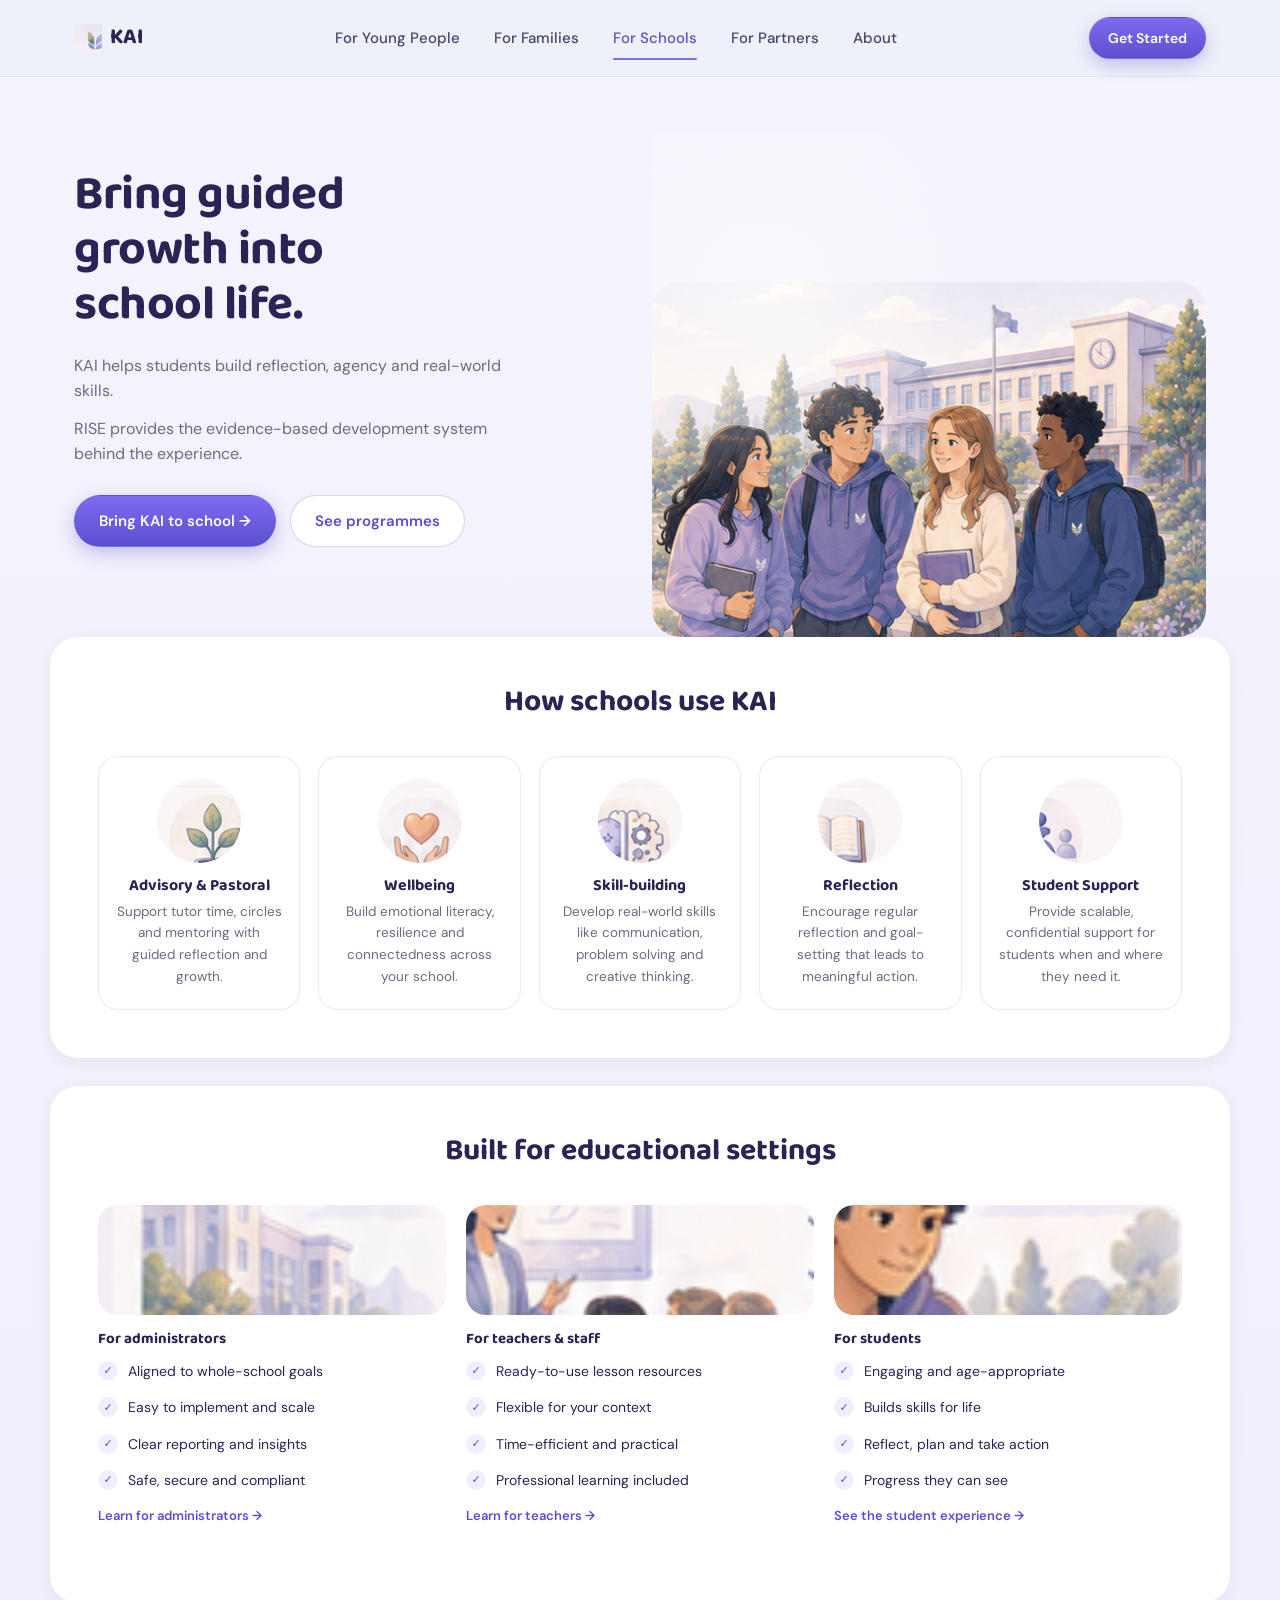
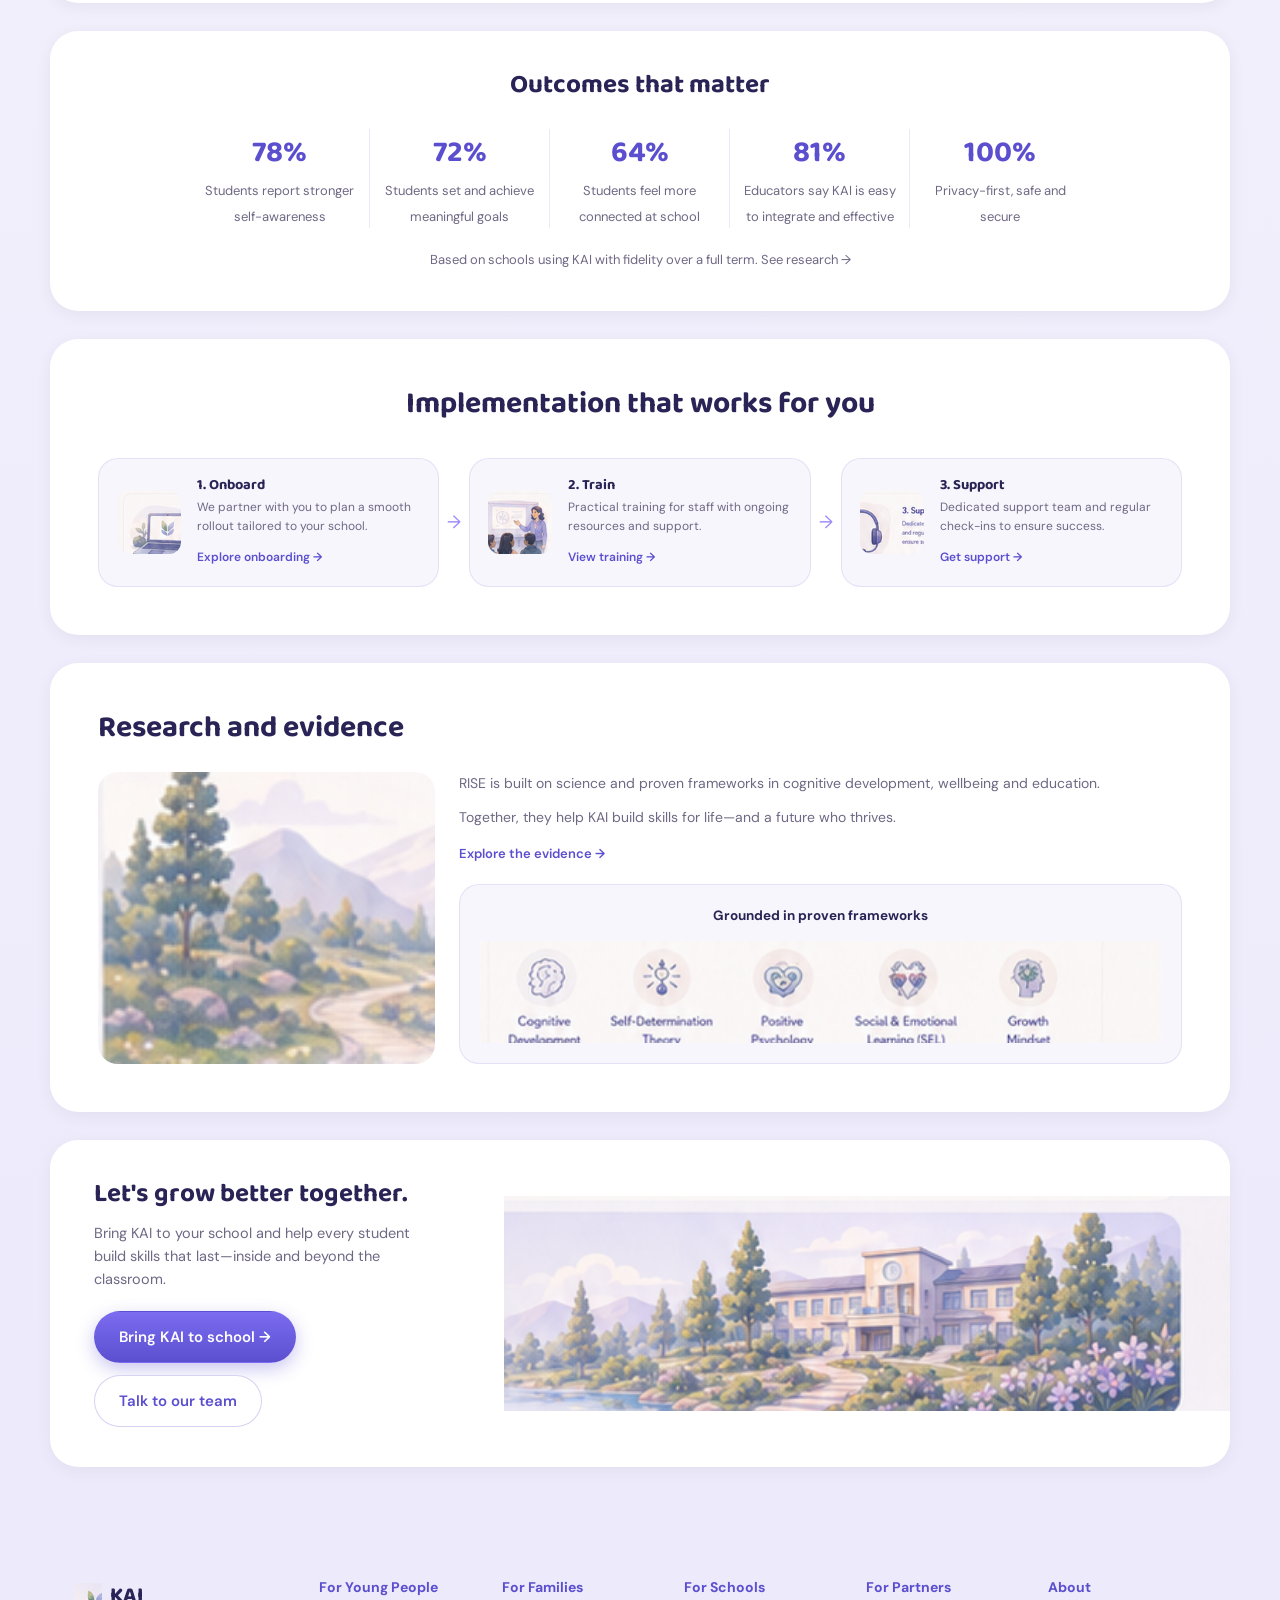
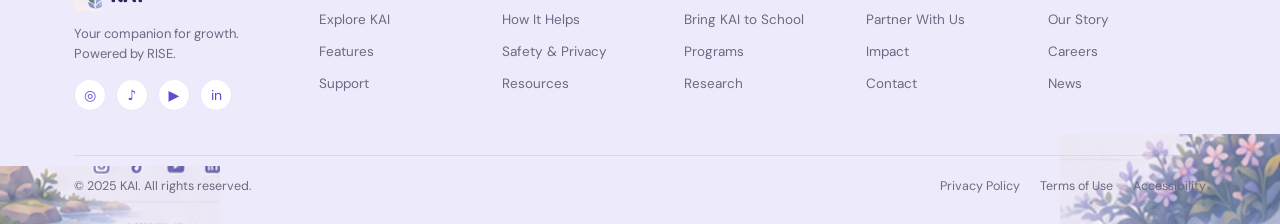
<file: website/schools.html>
<!doctype html>
<html lang="en">
<head>
<meta charset="UTF-8" />
<meta name="viewport" content="width=device-width, initial-scale=1.0" />
<meta name="theme-color" content="#5b4fcf" />
<meta name="description" content="KAI helps students build reflection, agency and real-world skills. RISE provides the evidence-based development system behind the experience." />
<link rel="preconnect" href="https://fonts.googleapis.com" />
<link rel="preconnect" href="https://fonts.gstatic.com" crossorigin />
<link href="https://fonts.googleapis.com/css2?family=Baloo+2:wght@500;600;700;800&family=DM+Sans:wght@400;500;600;700&display=swap" rel="stylesheet" />
<link rel="stylesheet" href="css/style.css" />
<link rel="icon" href="img/logo-leaf.png" />
<title>KAI — For Schools</title>
</head>
<body>

<header class="site-header">
  <div class="container">
    <a href="index.html" class="logo"><img src="img/logo-leaf.png" alt="" />KAI</a>
    <nav class="main-nav">
      <a href="young-people.html">For Young People</a>
      <a href="families.html">For Families</a>
      <a href="schools.html" class="active">For Schools</a>
      <a href="partners.html">For Partners</a>
      <a href="about.html">About</a>
    </nav>
    <div class="header-actions">
      <a href="#get-started" class="btn btn-primary btn-sm">Get Started</a>
      <button class="nav-toggle" aria-label="Menu"><span></span><span></span><span></span></button>
    </div>
  </div>
</header>

<main>
  <!-- Hero -->
  <section class="hero">
    <div class="container">
      <div class="hero-copy">
        <h1>Bring guided<br />growth into<br />school life.</h1>
        <p>KAI helps students build reflection, agency and real-world skills.</p>
        <p>RISE provides the evidence-based development system behind the experience.</p>
        <div class="hero-actions">
          <a href="#get-started" class="btn btn-primary">Bring KAI to school →</a>
          <a href="#programmes" class="btn btn-secondary">See programmes</a>
        </div>
      </div>
      <div class="hero-art">
        <div class="hero-bg-fade"></div>
        <img src="img/sch-hero.png" alt="Four students standing together outside their school" />
      </div>
    </div>
  </section>

  <div class="section-wrap">
    <!-- How schools use KAI -->
    <section class="panel">
      <div class="panel-header">
        <h2>How schools use KAI</h2>
      </div>
      <div class="feature-grid">
        <div class="feature-card">
          <div class="feature-icon"><img src="img/icons_sch/advisory.png" alt="" /></div>
          <h3>Advisory &amp; Pastoral</h3>
          <p>Support tutor time, circles and mentoring with guided reflection and growth.</p>
        </div>
        <div class="feature-card">
          <div class="feature-icon"><img src="img/icons_sch/wellbeing.png" alt="" /></div>
          <h3>Wellbeing</h3>
          <p>Build emotional literacy, resilience and connectedness across your school.</p>
        </div>
        <div class="feature-card">
          <div class="feature-icon"><img src="img/icons_sch/skills.png" alt="" /></div>
          <h3>Skill-building</h3>
          <p>Develop real-world skills like communication, problem solving and creative thinking.</p>
        </div>
        <div class="feature-card">
          <div class="feature-icon"><img src="img/icons_sch/reflection.png" alt="" /></div>
          <h3>Reflection</h3>
          <p>Encourage regular reflection and goal-setting that leads to meaningful action.</p>
        </div>
        <div class="feature-card">
          <div class="feature-icon"><img src="img/icons_sch/support.png" alt="" /></div>
          <h3>Student Support</h3>
          <p>Provide scalable, confidential support for students when and where they need it.</p>
        </div>
      </div>
    </section>

    <!-- Built for educational settings -->
    <section class="panel">
      <div class="panel-header">
        <h2>Built for educational settings</h2>
      </div>
      <div class="edu-grid">
        <div class="edu-card">
          <img src="img/sch-admin.png" alt="" />
          <h4>For administrators</h4>
          <ul class="check-list" style="margin-bottom:10px;">
            <li><span class="tick">✓</span>Aligned to whole-school goals</li>
            <li><span class="tick">✓</span>Easy to implement and scale</li>
            <li><span class="tick">✓</span>Clear reporting and insights</li>
            <li><span class="tick">✓</span>Safe, secure and compliant</li>
          </ul>
          <a href="#get-started">Learn for administrators →</a>
        </div>
        <div class="edu-card">
          <img src="img/sch-teacher.png" alt="" />
          <h4>For teachers &amp; staff</h4>
          <ul class="check-list" style="margin-bottom:10px;">
            <li><span class="tick">✓</span>Ready-to-use lesson resources</li>
            <li><span class="tick">✓</span>Flexible for your context</li>
            <li><span class="tick">✓</span>Time-efficient and practical</li>
            <li><span class="tick">✓</span>Professional learning included</li>
          </ul>
          <a href="#get-started">Learn for teachers →</a>
        </div>
        <div class="edu-card">
          <img src="img/sch-student.png" alt="" />
          <h4>For students</h4>
          <ul class="check-list" style="margin-bottom:10px;">
            <li><span class="tick">✓</span>Engaging and age-appropriate</li>
            <li><span class="tick">✓</span>Builds skills for life</li>
            <li><span class="tick">✓</span>Reflect, plan and take action</li>
            <li><span class="tick">✓</span>Progress they can see</li>
          </ul>
          <a href="#get-started">See the student experience →</a>
        </div>
      </div>
    </section>

    <!-- Outcomes -->
    <section class="panel stats-panel">
      <div class="stats-inner" style="padding-bottom:40px;">
        <h2>Outcomes that matter</h2>
        <div class="stats-row" style="grid-template-columns:repeat(5,1fr); max-width:900px;">
          <div class="stat"><strong>78%</strong><span>Students report stronger self-awareness</span></div>
          <div class="stat"><strong>72%</strong><span>Students set and achieve meaningful goals</span></div>
          <div class="stat"><strong>64%</strong><span>Students feel more connected at school</span></div>
          <div class="stat"><strong>81%</strong><span>Educators say KAI is easy to integrate and effective</span></div>
          <div class="stat"><strong>100%</strong><span>Privacy-first, safe and secure</span></div>
        </div>
        <p class="stats-caption">Based on schools using KAI with fidelity over a full term. See research →</p>
      </div>
    </section>

    <!-- Implementation -->
    <section class="panel" id="programmes">
      <div class="panel-header">
        <h2>Implementation that works for you</h2>
      </div>
      <div class="steps-row">
        <div class="step-card">
          <img src="img/sch-onboard.png" alt="" />
          <div>
            <h4>1. Onboard</h4>
            <p>We partner with you to plan a smooth rollout tailored to your school.</p>
            <a href="#get-started">Explore onboarding →</a>
          </div>
        </div>
        <div class="step-arrow">→</div>
        <div class="step-card">
          <img src="img/sch-train.png" alt="" />
          <div>
            <h4>2. Train</h4>
            <p>Practical training for staff with ongoing resources and support.</p>
            <a href="#get-started">View training →</a>
          </div>
        </div>
        <div class="step-arrow">→</div>
        <div class="step-card">
          <img src="img/sch-support-ic.png" alt="" />
          <div>
            <h4>3. Support</h4>
            <p>Dedicated support team and regular check-ins to ensure success.</p>
            <a href="#get-started">Get support →</a>
          </div>
        </div>
      </div>
    </section>

    <!-- Research -->
    <section class="panel">
      <div class="panel-header" style="text-align:left; max-width:520px; margin-bottom:26px;">
        <h2>Research and evidence</h2>
      </div>
      <div class="research-grid">
        <img src="img/sch-research-landscape.png" alt="" />
        <div>
          <div class="research-copy">
            <p>RISE is built on science and proven frameworks in cognitive development, wellbeing and education.</p>
            <p>Together, they help KAI build skills for life—and a future who thrives.</p>
            <a href="#get-started">Explore the evidence →</a>
          </div>
          <div class="framework-box">
            <div class="fw-title">Grounded in proven frameworks</div>
            <img src="img/sch-frameworks-row.png?v=2" alt="Cognitive Development, Self-Determination Theory, Positive Psychology, Social &amp; Emotional Learning, Growth Mindset" />
          </div>
        </div>
      </div>
    </section>

    <!-- Community / CTA -->
    <section class="panel community-panel">
      <div class="community-inner">
        <div class="community-copy">
          <h2>Let's grow better together.</h2>
          <p>Bring KAI to your school and help every student build skills that last—inside and beyond the classroom.</p>
          <div style="display:flex; gap:12px; flex-wrap:wrap;">
            <a href="#get-started" class="btn btn-primary">Bring KAI to school →</a>
            <a href="#get-started" class="btn btn-secondary">Talk to our team</a>
          </div>
        </div>
        <img src="img/sch-cta-illustration.png" alt="A school building surrounded by trees and gardens" />
      </div>
    </section>
  </div>
</main>

<footer class="site-footer" id="get-started">
  <img class="footer-corner left" src="img/footer-corner-left.png" alt="" />
  <img class="footer-corner right" src="img/footer-corner-right.png" alt="" />
  <div class="container">
    <div class="footer-grid">
      <div class="footer-brand">
        <a href="index.html" class="logo"><img src="img/logo-leaf.png" alt="" />KAI</a>
        <p>Your companion for growth.<br />Powered by RISE.</p>
        <div class="social-row">
          <a href="#" aria-label="Instagram">◎</a>
          <a href="#" aria-label="TikTok">♪</a>
          <a href="#" aria-label="YouTube">▶</a>
          <a href="#" aria-label="LinkedIn">in</a>
        </div>
      </div>
      <div class="footer-col">
        <h4>For Young People</h4>
        <a href="young-people.html">Explore KAI</a>
        <a href="young-people.html">Features</a>
        <a href="young-people.html">Support</a>
      </div>
      <div class="footer-col">
        <h4>For Families</h4>
        <a href="families.html">How It Helps</a>
        <a href="families.html#safety">Safety &amp; Privacy</a>
        <a href="families.html">Resources</a>
      </div>
      <div class="footer-col">
        <h4>For Schools</h4>
        <a href="schools.html">Bring KAI to School</a>
        <a href="schools.html">Programs</a>
        <a href="schools.html">Research</a>
      </div>
      <div class="footer-col">
        <h4>For Partners</h4>
        <a href="partners.html">Partner With Us</a>
        <a href="partners.html">Impact</a>
        <a href="partners.html">Contact</a>
      </div>
      <div class="footer-col">
        <h4>About</h4>
        <a href="about.html">Our Story</a>
        <a href="about.html">Careers</a>
        <a href="about.html">News</a>
      </div>
    </div>
    <div class="footer-bottom">
      <span>© 2025 KAI. All rights reserved.</span>
      <div class="legal">
        <a href="#">Privacy Policy</a>
        <a href="#">Terms of Use</a>
        <a href="#">Accessibility</a>
      </div>
    </div>
  </div>
</footer>

</body>
</html>
</file>
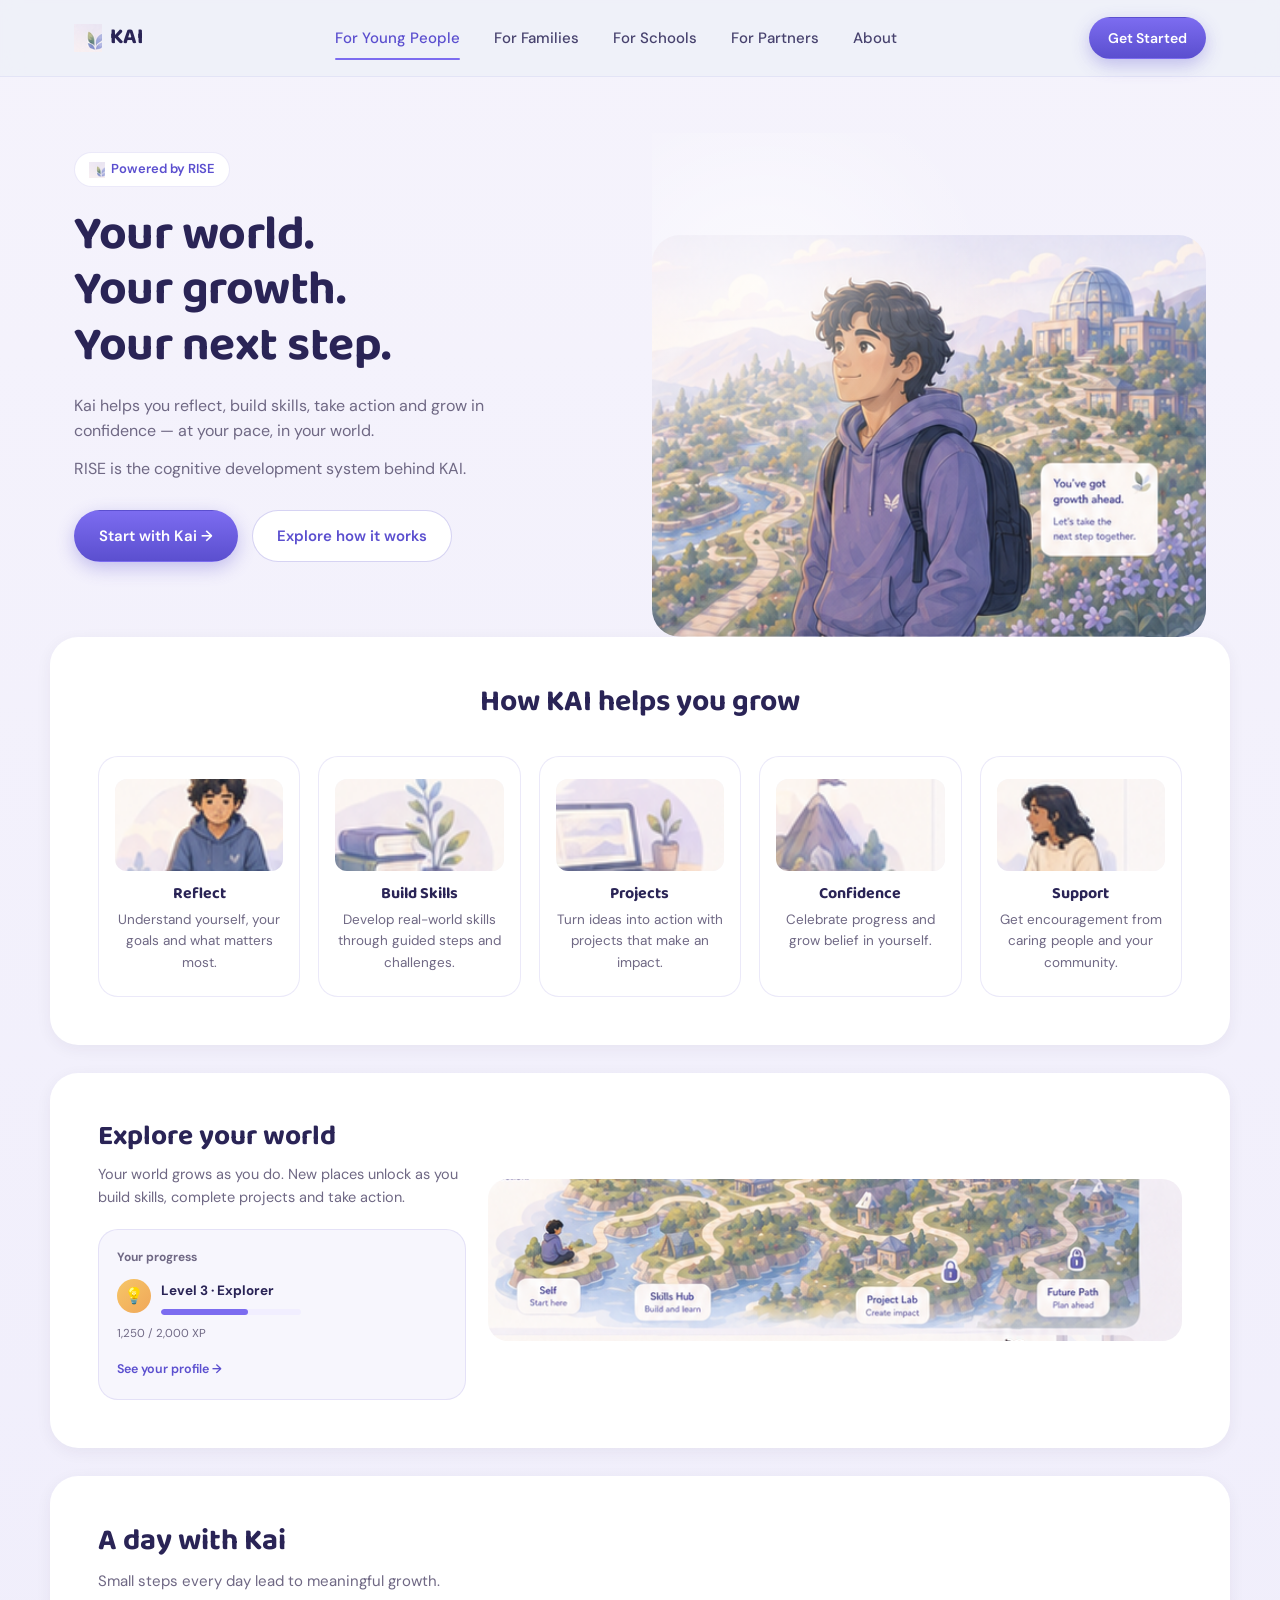
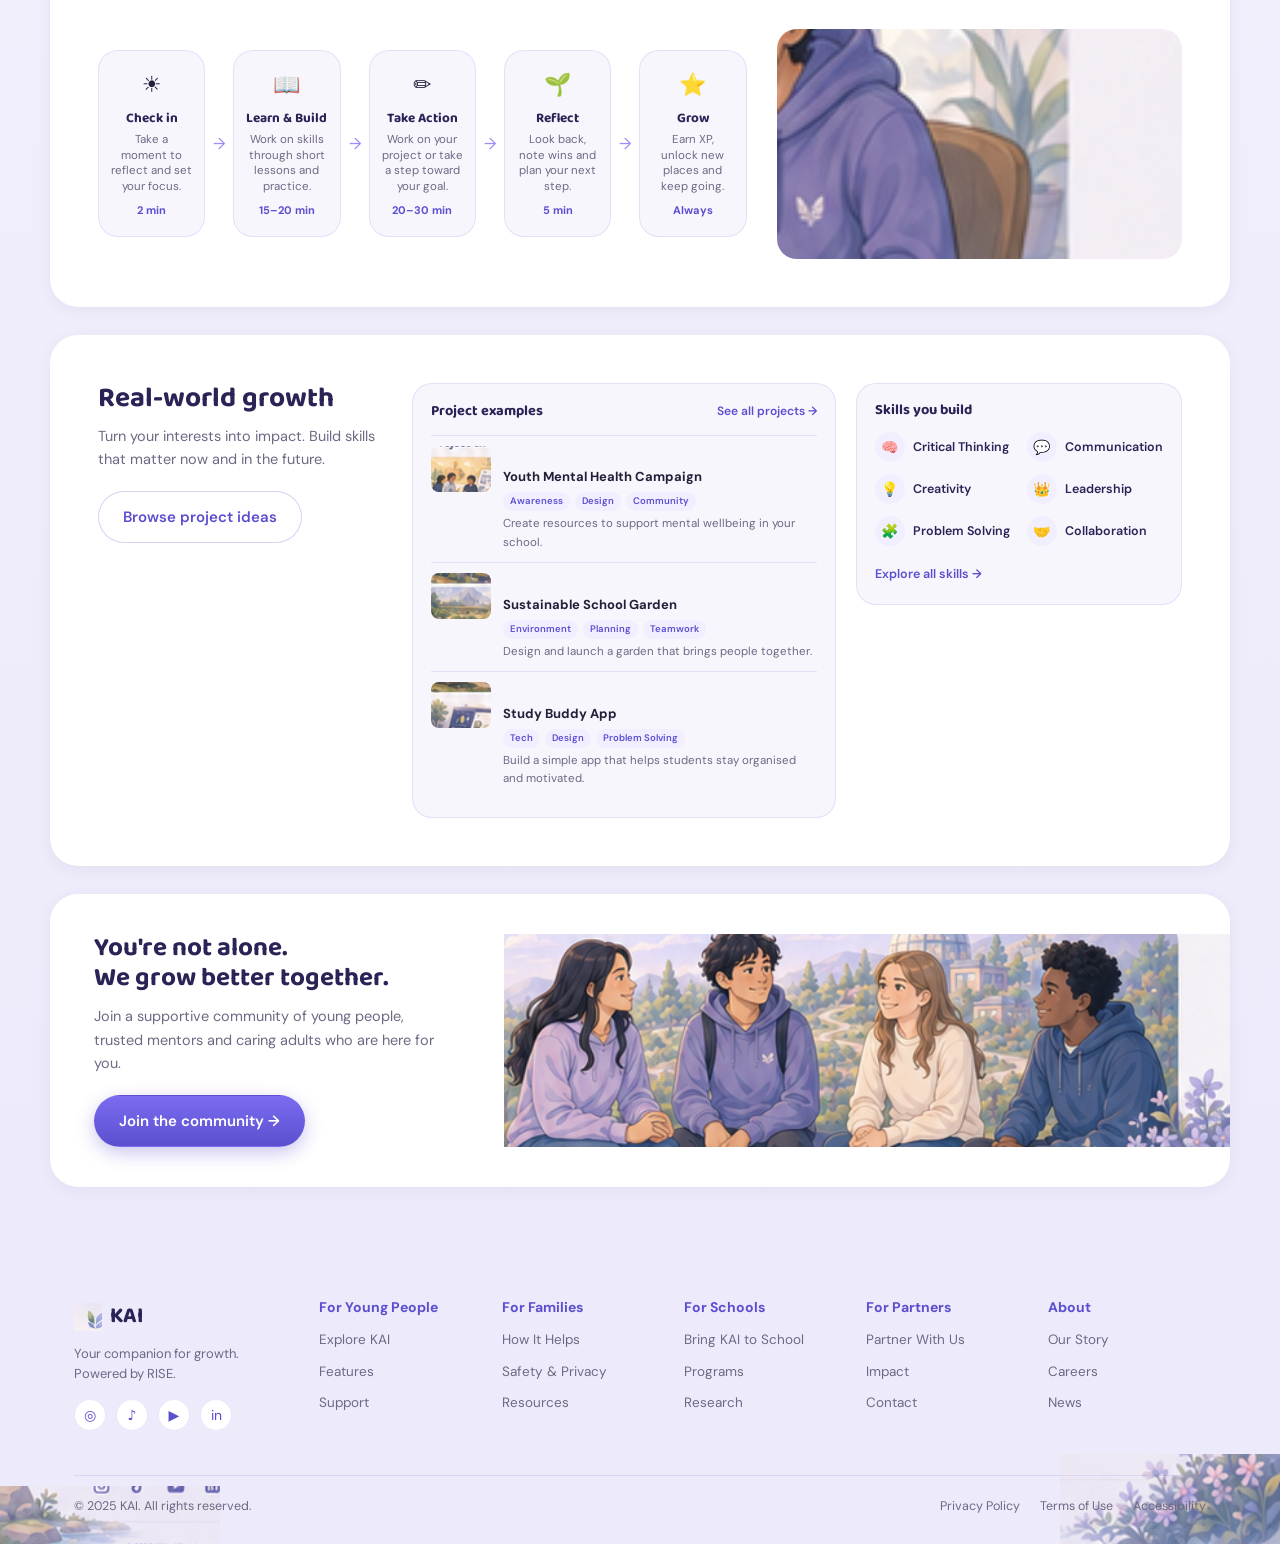
<file: website/young-people.html>
<!doctype html>
<html lang="en">
<head>
<meta charset="UTF-8" />
<meta name="viewport" content="width=device-width, initial-scale=1.0" />
<meta name="theme-color" content="#5b4fcf" />
<meta name="description" content="Your world. Your growth. Your next step. KAI helps you reflect, build skills, take action and grow in confidence — at your pace, in your world." />
<link rel="preconnect" href="https://fonts.googleapis.com" />
<link rel="preconnect" href="https://fonts.gstatic.com" crossorigin />
<link href="https://fonts.googleapis.com/css2?family=Baloo+2:wght@500;600;700;800&family=DM+Sans:wght@400;500;600;700&display=swap" rel="stylesheet" />
<link rel="stylesheet" href="css/style.css" />
<link rel="icon" href="img/logo-leaf.png" />
<title>KAI — For Young People</title>
</head>
<body>

<header class="site-header">
  <div class="container">
    <a href="index.html" class="logo"><img src="img/logo-leaf.png" alt="" />KAI</a>
    <nav class="main-nav">
      <a href="young-people.html" class="active">For Young People</a>
      <a href="families.html">For Families</a>
      <a href="schools.html">For Schools</a>
      <a href="partners.html">For Partners</a>
      <a href="about.html">About</a>
    </nav>
    <div class="header-actions">
      <a href="#get-started" class="btn btn-primary btn-sm">Get Started</a>
      <button class="nav-toggle" aria-label="Menu"><span></span><span></span><span></span></button>
    </div>
  </div>
</header>

<main>
  <!-- Hero -->
  <section class="hero">
    <div class="container">
      <div class="hero-copy">
        <span class="eyebrow"><img src="img/logo-leaf.png" alt="" />Powered by RISE</span>
        <h1>Your world.<br />Your growth.<br />Your next step.</h1>
        <p>Kai helps you reflect, build skills, take action and grow in confidence — at your pace, in your world.</p>
        <p>RISE is the cognitive development system behind KAI.</p>
        <div class="hero-actions">
          <a href="#get-started" class="btn btn-primary">Start with Kai →</a>
          <a href="about.html" class="btn btn-secondary">Explore how it works</a>
        </div>
      </div>
      <div class="hero-art">
        <div class="hero-bg-fade"></div>
        <img src="img/yp-hero.png" alt="Illustration of a young person looking out over a hillside, with a message: You've got growth ahead" />
      </div>
    </div>
  </section>

  <div class="section-wrap">
    <!-- How KAI helps you grow -->
    <section class="panel">
      <div class="panel-header">
        <h2>How KAI helps you grow</h2>
      </div>
      <div class="feature-grid">
        <div class="feature-card center">
          <div class="feature-icon square"><img src="img/icons_yp/reflect.png" alt="" /></div>
          <h3>Reflect</h3>
          <p>Understand yourself, your goals and what matters most.</p>
        </div>
        <div class="feature-card center">
          <div class="feature-icon square"><img src="img/icons_yp/build.png" alt="" /></div>
          <h3>Build Skills</h3>
          <p>Develop real-world skills through guided steps and challenges.</p>
        </div>
        <div class="feature-card center">
          <div class="feature-icon square"><img src="img/icons_yp/projects.png" alt="" /></div>
          <h3>Projects</h3>
          <p>Turn ideas into action with projects that make an impact.</p>
        </div>
        <div class="feature-card center">
          <div class="feature-icon square"><img src="img/icons_yp/confidence.png" alt="" /></div>
          <h3>Confidence</h3>
          <p>Celebrate progress and grow belief in yourself.</p>
        </div>
        <div class="feature-card center">
          <div class="feature-icon square"><img src="img/icons_yp/support.png" alt="" /></div>
          <h3>Support</h3>
          <p>Get encouragement from caring people and your community.</p>
        </div>
      </div>
    </section>

    <!-- Explore your world -->
    <section class="panel">
      <div class="world-grid">
        <div class="world-copy">
          <h2>Explore your world</h2>
          <p>Your world grows as you do. New places unlock as you build skills, complete projects and take action.</p>
          <div class="progress-card">
            <div class="label">Your progress</div>
            <div class="level-row">
              <div class="level-badge">💡</div>
              <div>
                <strong>Level 3 · Explorer</strong>
                <div class="progress-bar" style="width:140px;margin:6px 0 0"><span style="width:62%"></span></div>
              </div>
            </div>
            <div class="xp">1,250 / 2,000 XP</div>
            <a href="#get-started">See your profile →</a>
          </div>
        </div>
        <div class="world-map"><img src="img/yp-map.png" alt="Map of your world in KAI, showing Self, Skills Hub, Project Lab and Future Path" /></div>
      </div>
    </section>

    <!-- A day with Kai -->
    <section class="panel">
      <div class="panel-header" style="text-align:left; max-width:520px;">
        <h2>A day with Kai</h2>
        <p>Small steps every day lead to meaningful growth.</p>
      </div>
      <div class="day-grid">
        <div class="timeline-row">
          <div class="timeline-step">
            <div class="emoji">☀️</div>
            <h4>Check in</h4>
            <p>Take a moment to reflect and set your focus.</p>
            <span class="time">2 min</span>
          </div>
          <div class="timeline-arrow">→</div>
          <div class="timeline-step">
            <div class="emoji">📖</div>
            <h4>Learn &amp; Build</h4>
            <p>Work on skills through short lessons and practice.</p>
            <span class="time">15–20 min</span>
          </div>
          <div class="timeline-arrow">→</div>
          <div class="timeline-step">
            <div class="emoji">✏️</div>
            <h4>Take Action</h4>
            <p>Work on your project or take a step toward your goal.</p>
            <span class="time">20–30 min</span>
          </div>
          <div class="timeline-arrow">→</div>
          <div class="timeline-step">
            <div class="emoji">🌱</div>
            <h4>Reflect</h4>
            <p>Look back, note wins and plan your next step.</p>
            <span class="time">5 min</span>
          </div>
          <div class="timeline-arrow">→</div>
          <div class="timeline-step">
            <div class="emoji">⭐</div>
            <h4>Grow</h4>
            <p>Earn XP, unlock new places and keep going.</p>
            <span class="time">Always</span>
          </div>
        </div>
        <div class="day-art"><img src="img/yp-day-illustration.png" alt="Illustration of Kai writing in a journal at a desk" /></div>
      </div>
    </section>

    <!-- Real-world growth -->
    <section class="panel">
      <div class="growth-grid">
        <div class="growth-copy">
          <h2>Real-world growth</h2>
          <p>Turn your interests into impact. Build skills that matter now and in the future.</p>
          <a href="#get-started" class="btn btn-secondary">Browse project ideas</a>
        </div>
        <div class="card-box">
          <div class="card-box-head"><h4>Project examples</h4><a href="#get-started">See all projects →</a></div>
          <div class="project-row">
            <img src="img/yp-project1.png" alt="" />
            <div>
              <h5>Youth Mental Health Campaign</h5>
              <div class="tags"><span>Awareness</span><span>Design</span><span>Community</span></div>
              <p>Create resources to support mental wellbeing in your school.</p>
            </div>
          </div>
          <div class="project-row">
            <img src="img/yp-project2.png" alt="" />
            <div>
              <h5>Sustainable School Garden</h5>
              <div class="tags"><span>Environment</span><span>Planning</span><span>Teamwork</span></div>
              <p>Design and launch a garden that brings people together.</p>
            </div>
          </div>
          <div class="project-row">
            <img src="img/yp-project3.png" alt="" />
            <div>
              <h5>Study Buddy App</h5>
              <div class="tags"><span>Tech</span><span>Design</span><span>Problem Solving</span></div>
              <p>Build a simple app that helps students stay organised and motivated.</p>
            </div>
          </div>
        </div>
        <div class="card-box">
          <div class="card-box-head"><h4>Skills you build</h4></div>
          <div class="skills-list">
            <div class="skill-item"><span class="dot">🧠</span>Critical Thinking</div>
            <div class="skill-item"><span class="dot">💬</span>Communication</div>
            <div class="skill-item"><span class="dot">💡</span>Creativity</div>
            <div class="skill-item"><span class="dot">👑</span>Leadership</div>
            <div class="skill-item"><span class="dot">🧩</span>Problem Solving</div>
            <div class="skill-item"><span class="dot">🤝</span>Collaboration</div>
          </div>
          <a href="#get-started" style="font-size:12.5px;font-weight:600;color:var(--purple-dark);">Explore all skills →</a>
        </div>
      </div>
    </section>

    <!-- Community -->
    <section class="panel community-panel">
      <div class="community-inner">
        <div class="community-copy">
          <h2>You're not alone.<br />We grow better together.</h2>
          <p>Join a supportive community of young people, trusted mentors and caring adults who are here for you.</p>
          <a href="families.html" class="btn btn-primary">Join the community →</a>
        </div>
        <img src="img/community-illustration.png" alt="Four young people sitting together outdoors, talking and smiling" />
      </div>
    </section>
  </div>
</main>

<footer class="site-footer" id="get-started">
  <img class="footer-corner left" src="img/footer-corner-left.png" alt="" />
  <img class="footer-corner right" src="img/footer-corner-right.png" alt="" />
  <div class="container">
    <div class="footer-grid">
      <div class="footer-brand">
        <a href="index.html" class="logo"><img src="img/logo-leaf.png" alt="" />KAI</a>
        <p>Your companion for growth.<br />Powered by RISE.</p>
        <div class="social-row">
          <a href="#" aria-label="Instagram">◎</a>
          <a href="#" aria-label="TikTok">♪</a>
          <a href="#" aria-label="YouTube">▶</a>
          <a href="#" aria-label="LinkedIn">in</a>
        </div>
      </div>
      <div class="footer-col">
        <h4>For Young People</h4>
        <a href="young-people.html">Explore KAI</a>
        <a href="young-people.html">Features</a>
        <a href="young-people.html">Support</a>
      </div>
      <div class="footer-col">
        <h4>For Families</h4>
        <a href="families.html">How It Helps</a>
        <a href="families.html">Safety &amp; Privacy</a>
        <a href="families.html">Resources</a>
      </div>
      <div class="footer-col">
        <h4>For Schools</h4>
        <a href="schools.html">Bring KAI to School</a>
        <a href="schools.html">Programs</a>
        <a href="schools.html">Research</a>
      </div>
      <div class="footer-col">
        <h4>For Partners</h4>
        <a href="partners.html">Partner With Us</a>
        <a href="partners.html">Impact</a>
        <a href="partners.html">Contact</a>
      </div>
      <div class="footer-col">
        <h4>About</h4>
        <a href="about.html">Our Story</a>
        <a href="about.html">Careers</a>
        <a href="about.html">News</a>
      </div>
    </div>
    <div class="footer-bottom">
      <span>© 2025 KAI. All rights reserved.</span>
      <div class="legal">
        <a href="#">Privacy Policy</a>
        <a href="#">Terms of Use</a>
        <a href="#">Accessibility</a>
      </div>
    </div>
  </div>
</footer>

</body>
</html>
</file>
<file: css/rise.css>
/* ==========================================================================
   RISE PWA — mobile-first design system
   Pastel · soft 2.5D world · glass surfaces · calm motion
   ========================================================================== */

/* --------------------------------------------------------------------------
   Design tokens
   -------------------------------------------------------------------------- */
:root {
  --rise-purple: #7c6cf0;
  --rise-purple-dark: #5b4fcf;
  --rise-bg: #eef0f8;
  --rise-surface: rgba(255, 255, 255, 0.92);
  --rise-text: #2d2640;
  --rise-muted: #7a7289;
  --rise-accent: #9b8afb;

  --rise-teal: #6bb8a8;
  --rise-sage: #9cb89a;
  --rise-cream: #faf8f3;
  --rise-lavender: #e8e4ff;
  --rise-border: rgba(124, 108, 240, 0.12);
  --rise-border-strong: rgba(91, 79, 207, 0.22);
  --rise-shadow: 0 8px 32px rgba(91, 79, 207, 0.1);
  --rise-shadow-soft: 0 4px 16px rgba(45, 38, 64, 0.06);
  --rise-radius-sm: 10px;
  --rise-radius-md: 16px;
  --rise-radius-lg: 22px;
  --rise-radius-pill: 999px;

  --font-ui: "DM Sans", system-ui, -apple-system, sans-serif;
  --font-display: "Fraunces", Georgia, serif;

  --shell-max: 480px;
  --nav-height: 64px;
  --transition-view: opacity 0.25s ease, transform 0.25s ease;

  --safe-top: env(safe-area-inset-top, 0px);
  --safe-bottom: env(safe-area-inset-bottom, 0px);
  --safe-left: env(safe-area-inset-left, 0px);
  --safe-right: env(safe-area-inset-right, 0px);
}

/* --------------------------------------------------------------------------
   Reset & base
   -------------------------------------------------------------------------- */
*,
*::before,
*::after {
  box-sizing: border-box;
}

html {
  -webkit-text-size-adjust: 100%;
  text-size-adjust: 100%;
}

body {
  margin: 0;
  min-height: 100dvh;
  background: var(--rise-bg);
  color: var(--rise-text);
  font-family: var(--font-ui);
  font-size: 15px;
  line-height: 1.5;
  -webkit-font-smoothing: antialiased;
  -moz-osx-font-smoothing: grayscale;
}

img,
svg {
  display: block;
  max-width: 100%;
}

button,
input,
textarea,
select {
  font: inherit;
  color: inherit;
}

button {
  cursor: pointer;
  border: none;
  background: none;
}

a {
  color: inherit;
  text-decoration: none;
}

[hidden] {
  display: none !important;
}

h1,
h2,
h3,
h4,
p {
  margin: 0;
}

h1,
h2,
h3 {
  font-family: var(--font-display);
  font-weight: 600;
  letter-spacing: -0.02em;
  line-height: 1.15;
}

/* --------------------------------------------------------------------------
   Typography utilities
   -------------------------------------------------------------------------- */
.eyebrow {
  display: block;
  font-size: 10px;
  font-weight: 700;
  letter-spacing: 0.14em;
  text-transform: uppercase;
  color: var(--rise-muted);
  margin-bottom: 6px;
}

.muted {
  color: var(--rise-muted);
}

.tagline {
  color: var(--rise-muted);
  font-size: 14px;
  line-height: 1.55;
}

.section-label {
  font-family: var(--font-display);
  font-size: 18px;
  font-weight: 600;
  margin: 28px 0 12px;
}

.status-msg {
  font-size: 13px;
  color: var(--rise-teal);
  margin: 10px 0 0;
}

.form-error {
  color: #c45c4a;
  font-size: 13px;
  margin: 4px 0 0;
}

/* --------------------------------------------------------------------------
   Glass surfaces
   -------------------------------------------------------------------------- */
.glass {
  background: var(--rise-surface);
  backdrop-filter: blur(18px) saturate(1.15);
  -webkit-backdrop-filter: blur(18px) saturate(1.15);
  border: 1px solid rgba(255, 255, 255, 0.58);
  box-shadow: var(--rise-shadow-soft), inset 0 1px 0 rgba(255, 255, 255, 0.65);
}

/* --------------------------------------------------------------------------
   Buttons
   -------------------------------------------------------------------------- */
.btn {
  display: inline-flex;
  align-items: center;
  justify-content: center;
  gap: 8px;
  border-radius: var(--rise-radius-sm);
  padding: 13px 18px;
  font-size: 14px;
  font-weight: 600;
  transition: transform 0.15s ease, box-shadow 0.15s ease, background 0.15s ease;
}

.btn:active {
  transform: scale(0.98);
}

.btn-primary {
  background: linear-gradient(135deg, var(--rise-purple) 0%, var(--rise-purple-dark) 100%);
  color: #fff;
  box-shadow: 0 6px 20px rgba(91, 79, 207, 0.28);
}

.btn-primary:hover {
  box-shadow: 0 8px 24px rgba(91, 79, 207, 0.34);
}

.btn-secondary {
  background: var(--rise-lavender);
  color: var(--rise-purple-dark);
  border: 1px solid var(--rise-border-strong);
}

.btn-ghost {
  background: transparent;
  color: var(--rise-muted);
  padding: 10px 14px;
}

.btn-ghost:hover {
  color: var(--rise-text);
}

.btn-full {
  width: 100%;
}

.btn-sm {
  padding: 10px 14px;
  font-size: 13px;
}

.btn-circle {
  flex-shrink: 0;
  width: 42px;
  height: 42px;
  border-radius: 50%;
  display: grid;
  place-items: center;
  background: linear-gradient(135deg, var(--rise-purple), var(--rise-purple-dark));
  color: #fff;
  font-size: 18px;
  box-shadow: 0 4px 14px rgba(91, 79, 207, 0.3);
}

.btn-send {
  flex-shrink: 0;
  width: 44px;
  height: 44px;
  border-radius: 12px;
  background: var(--rise-purple-dark);
  color: #fff;
  font-size: 20px;
  display: grid;
  place-items: center;
}

.icon-btn,
.back-btn,
.avatar-btn {
  display: grid;
  place-items: center;
  border-radius: 50%;
  transition: background 0.15s ease;
}

.icon-btn {
  width: 40px;
  height: 40px;
  font-size: 18px;
  background: rgba(255, 255, 255, 0.35);
  backdrop-filter: blur(8px);
  -webkit-backdrop-filter: blur(8px);
}

.back-btn {
  width: 38px;
  height: 38px;
  font-size: 18px;
  background: rgba(255, 255, 255, 0.12);
  color: inherit;
}

.avatar-btn {
  width: 40px;
  height: 40px;
  font-weight: 700;
  font-size: 14px;
  background: linear-gradient(145deg, #e8c4a0, #d4a574);
  color: var(--rise-text);
  box-shadow: 0 2px 8px rgba(45, 38, 64, 0.12);
}

/* --------------------------------------------------------------------------
   Form elements
   -------------------------------------------------------------------------- */
label {
  display: grid;
  gap: 6px;
  font-size: 12px;
  font-weight: 600;
  color: var(--rise-text);
}

input,
textarea,
select {
  width: 100%;
  border: 1px solid rgba(124, 108, 240, 0.18);
  border-radius: var(--rise-radius-sm);
  background: rgba(255, 255, 255, 0.88);
  padding: 12px 14px;
  outline: none;
  transition: border-color 0.15s ease, box-shadow 0.15s ease;
}

input:focus,
textarea:focus,
select:focus {
  border-color: var(--rise-purple);
  box-shadow: 0 0 0 3px rgba(124, 108, 240, 0.15);
}

textarea {
  min-height: 96px;
  resize: vertical;
}

.check {
  display: flex !important;
  align-items: flex-start;
  gap: 10px !important;
  font-weight: 400 !important;
  font-size: 13px !important;
  color: var(--rise-muted) !important;
  line-height: 1.45;
}

.check input {
  width: 18px;
  height: 18px;
  margin-top: 2px;
  accent-color: var(--rise-purple);
}

form {
  display: grid;
  gap: 14px;
}

/* --------------------------------------------------------------------------
   Full-screen overlays: auth, welcome, onboarding
   -------------------------------------------------------------------------- */
.screen {
  position: fixed;
  inset: 0;
  z-index: 100;
  overflow-y: auto;
  -webkit-overflow-scrolling: touch;
  padding: calc(24px + var(--safe-top)) calc(20px + var(--safe-right)) calc(24px + var(--safe-bottom)) calc(20px + var(--safe-left));
}

.auth-screen {
  display: grid;
  place-items: center;
  background:
    radial-gradient(ellipse 80% 60% at 50% 0%, rgba(155, 138, 251, 0.22) 0%, transparent 70%),
    linear-gradient(180deg, #e4e7f5 0%, var(--rise-bg) 55%, #e8eaf4 100%);
}

.auth-card {
  width: min(100%, 400px);
  padding: 32px 28px;
  border-radius: var(--rise-radius-lg);
}

.brand-mark {
  font-size: 32px;
  color: var(--rise-purple);
  margin-bottom: 12px;
  line-height: 1;
}

.auth-card h1 {
  font-size: clamp(32px, 8vw, 40px);
  margin-bottom: 8px;
}

.auth-card h2 {
  font-size: clamp(26px, 6vw, 32px);
  margin-bottom: 8px;
}

.auth-card > p {
  color: var(--rise-muted);
  font-size: 14px;
  margin-bottom: 22px;
  line-height: 1.55;
}

.auth-details {
  margin-top: 20px;
  padding-top: 18px;
  border-top: 1px solid var(--rise-border);
}

.auth-details summary {
  font-size: 13px;
  font-weight: 600;
  color: var(--rise-purple);
  cursor: pointer;
  list-style: none;
}

.auth-details summary::-webkit-details-marker {
  display: none;
}

.auth-details form {
  margin-top: 16px;
}

.onboarding-card {
  max-height: calc(100dvh - 48px - var(--safe-top) - var(--safe-bottom));
  overflow-y: auto;
}

/* Welcome onboarding */
.welcome-screen {
  padding: 0;
  background: var(--rise-bg);
}

.welcome-hero {
  position: relative;
  min-height: 100dvh;
  display: flex;
  flex-direction: column;
}

.welcome-bg {
  position: absolute;
  inset: 0;
  width: 100%;
  height: 100%;
  object-fit: cover;
  object-position: center top;
}

.welcome-content {
  position: relative;
  z-index: 1;
  margin-top: auto;
  padding: 28px 22px calc(32px + var(--safe-bottom));
  background: linear-gradient(180deg, transparent 0%, rgba(238, 240, 248, 0.75) 18%, var(--rise-bg) 42%);
}

.welcome-content h1 {
  font-size: clamp(36px, 10vw, 48px);
  color: var(--rise-purple-dark);
}

.welcome-tag {
  color: var(--rise-muted);
  font-size: 15px;
  margin: 8px 0 20px;
}

.welcome-cats {
  display: grid;
  grid-template-columns: repeat(2, 1fr);
  gap: 10px;
  margin-bottom: 18px;
}

.welcome-cat {
  display: flex;
  align-items: center;
  gap: 8px;
  padding: 11px 14px;
  border-radius: var(--rise-radius-pill);
  background: var(--rise-surface);
  backdrop-filter: blur(12px);
  -webkit-backdrop-filter: blur(12px);
  border: 1px solid rgba(255, 255, 255, 0.6);
  font-size: 13px;
  font-weight: 500;
  box-shadow: var(--rise-shadow-soft);
}

.welcome-cat span {
  font-size: 16px;
}

.welcome-kai {
  display: flex;
  gap: 14px;
  align-items: flex-start;
  padding: 16px;
  border-radius: var(--rise-radius-md);
  margin-bottom: 20px;
}

.welcome-kai strong {
  display: block;
  font-size: 14px;
  margin-bottom: 4px;
}

.welcome-kai p {
  font-size: 13px;
  color: var(--rise-muted);
  line-height: 1.45;
}

/* --------------------------------------------------------------------------
   App shell
   -------------------------------------------------------------------------- */
.app-shell {
  position: relative;
  max-width: var(--shell-max);
  min-height: 100dvh;
  margin: 0 auto;
  background: var(--rise-bg);
  box-shadow: 0 0 0 1px rgba(124, 108, 240, 0.06);
}

.views {
  position: relative;
  min-height: calc(100dvh - var(--nav-height) - var(--safe-bottom));
  padding-bottom: calc(var(--nav-height) + var(--safe-bottom) + 8px);
}

.app-shell--kai .views {
  min-height: 100dvh;
  padding-bottom: 0;
}

/* View transitions */
.view {
  position: absolute;
  inset: 0;
  opacity: 0;
  transform: translateY(10px);
  pointer-events: none;
  transition: var(--transition-view);
  overflow-y: auto;
  -webkit-overflow-scrolling: touch;
  padding: calc(12px + var(--safe-top)) 16px calc(16px + var(--nav-height) + var(--safe-bottom));
}

.view.active {
  position: relative;
  opacity: 1;
  transform: translateY(0);
  pointer-events: auto;
}

#view-world,
#view-kai,
#view-journey,
#view-progress,
#view-me {
  padding: 0;
  overflow: hidden;
}

#view-world.active {
  min-height: calc(100dvh - var(--nav-height) - var(--safe-bottom));
}

#view-kai.active {
  position: relative;
  min-height: 100dvh;
  display: flex;
  flex-direction: column;
}

.app-shell--kai .views,
.views:has(#view-kai.active) {
  padding-bottom: 0;
  min-height: 100dvh;
}

/* --------------------------------------------------------------------------
   Bottom navigation
   -------------------------------------------------------------------------- */
.bottom-nav {
  position: fixed;
  left: 50%;
  bottom: 0;
  transform: translateX(-50%);
  width: min(100%, var(--shell-max));
  height: calc(var(--nav-height) + var(--safe-bottom));
  padding: 6px 8px calc(6px + var(--safe-bottom));
  display: grid;
  grid-template-columns: repeat(5, 1fr);
  gap: 2px;
  background: rgba(14, 11, 30, 0.86);
  backdrop-filter: blur(28px) saturate(1.6);
  -webkit-backdrop-filter: blur(28px) saturate(1.6);
  border-top: 1px solid rgba(255, 255, 255, 0.08);
  box-shadow: 0 -2px 24px rgba(0, 0, 0, 0.28);
  z-index: 50;
}

.nav-btn {
  display: flex;
  flex-direction: column;
  align-items: center;
  justify-content: center;
  gap: 3px;
  padding: 4px 2px;
  border-radius: 12px;
  font-size: 10.5px;
  font-weight: 500;
  letter-spacing: 0.01em;
  color: rgba(220, 215, 255, 0.42);
  min-height: 44px;
  transition: color 0.18s ease;
}

.nav-icon {
  width: 34px;
  height: 34px;
  display: grid;
  place-items: center;
  border-radius: 10px;
  color: inherit;
  transition: background 0.18s ease, box-shadow 0.18s ease, color 0.18s ease;
}

.nav-icon svg {
  width: 22px;
  height: 22px;
}

.nav-btn.active {
  color: #fff;
}

.nav-btn.active .nav-icon {
  background: linear-gradient(140deg, var(--rise-purple), var(--rise-purple-dark));
  color: #fff;
  box-shadow: 0 3px 14px rgba(91, 79, 207, 0.5);
}

/* --------------------------------------------------------------------------
   Scene backgrounds — pure illustration layer (no baked UI)
   -------------------------------------------------------------------------- */
.scene-bg {
  position: absolute;
  inset: 0;
  width: 100%;
  height: 100%;
  object-fit: cover;
  pointer-events: none;
  z-index: 0;
}

/* --------------------------------------------------------------------------
   World view
   -------------------------------------------------------------------------- */
.world-scene {
  position: relative;
  min-height: calc(100dvh - var(--nav-height) - var(--safe-bottom));
  overflow: hidden;
}

.world-bg {
  object-position: center 22%;
}

.world-header {
  position: absolute;
  top: 0;
  left: 0;
  right: 0;
  z-index: 2;
  display: grid;
  grid-template-columns: 44px 1fr 44px;
  align-items: start;
  gap: 10px;
  padding: calc(12px + var(--safe-top)) 16px 12px;
  background: linear-gradient(180deg, rgba(18, 16, 36, 0.42) 0%, rgba(18, 16, 36, 0.12) 55%, transparent 100%);
}

.world-title {
  text-align: center;
  min-width: 0;
}

.world-title h1 {
  font-size: clamp(30px, 9vw, 38px);
  color: #fff;
  text-shadow: 0 2px 18px rgba(0, 0, 0, 0.35);
  letter-spacing: 0.06em;
  font-weight: 700;
}

.world-title p {
  font-size: 12px;
  color: rgba(255, 255, 255, 0.82);
  margin-top: 2px;
  line-height: 1.35;
}

.avatar-btn--photo {
  padding: 0;
  overflow: hidden;
  border: 2px solid rgba(255, 255, 255, 0.85);
}

.avatar-btn--photo img {
  width: 100%;
  height: 100%;
  object-fit: cover;
}

.icon-btn--bell {
  display: grid;
  place-items: center;
  color: var(--rise-purple-dark);
}

.next-move-avatar {
  width: 46px;
  height: 46px;
  border-radius: 50%;
  object-fit: cover;
  flex-shrink: 0;
  box-shadow: 0 4px 12px rgba(91, 79, 207, 0.18);
}

.next-move {
  position: absolute;
  left: 14px;
  right: 14px;
  bottom: calc(var(--nav-height) + 12px + var(--safe-bottom));
  z-index: 3;
  border-radius: 22px;
  padding: 0;
  background: rgba(255, 255, 255, 0.96);
  box-shadow: 0 14px 44px rgba(45, 38, 64, 0.18);
  border: 1px solid rgba(255, 255, 255, 0.85);
}

.next-move-inner {
  display: flex;
  align-items: center;
  gap: 12px;
  padding: 14px 14px 14px 16px;
}

.next-move-copy {
  flex: 1;
  min-width: 0;
}

.districts {
  position: absolute;
  inset: 0;
  z-index: 1;
  pointer-events: none;
}

.district-pill {
  position: absolute;
  pointer-events: auto;
  display: inline-flex;
  align-items: center;
  gap: 5px;
  padding: 7px 12px 7px 10px;
  border-radius: var(--rise-radius-pill);
  font-size: 10px;
  font-weight: 600;
  color: var(--rise-text);
  background: rgba(255, 255, 255, 0.9);
  backdrop-filter: blur(12px);
  -webkit-backdrop-filter: blur(12px);
  border: 1px solid rgba(255, 255, 255, 0.75);
  box-shadow: 0 4px 16px rgba(45, 38, 64, 0.12);
  white-space: nowrap;
  transition: transform 0.15s ease, box-shadow 0.15s ease;
  transform: translate(-50%, -50%);
}

.district-pill:active {
  transform: translate(-50%, -50%) scale(0.96);
}

.district-pill-icon {
  font-size: 13px;
  line-height: 1;
}

.district-pill-label {
  letter-spacing: 0.01em;
}

.district-pill[data-energy="dormant"] {
  opacity: 0.72;
}

.district-pill[data-energy="active"] {
  border-color: rgba(107, 184, 168, 0.45);
  box-shadow: 0 4px 18px rgba(107, 184, 168, 0.22);
}

.district-pill[data-energy="active"]::after {
  content: "";
  width: 6px;
  height: 6px;
  border-radius: 50%;
  background: var(--rise-teal);
  margin-left: 2px;
  box-shadow: 0 0 6px rgba(107, 184, 168, 0.5);
}

/* Today's Next Move card */
.next-move-copy .eyebrow {
  color: var(--rise-purple);
  letter-spacing: 0.16em;
}

.next-move-copy h3 {
  font-size: 16px;
  color: var(--rise-purple-dark);
  font-weight: 700;
  margin: 2px 0 4px;
}

.next-move-copy p {
  font-size: 12px;
  color: var(--rise-muted);
  font-style: italic;
  line-height: 1.4;
  display: -webkit-box;
  -webkit-line-clamp: 2;
  -webkit-box-orient: vertical;
  overflow: hidden;
}

/* Kai avatar */
.kai-avatar {
  flex-shrink: 0;
  width: 44px;
  height: 44px;
  border-radius: 50%;
  display: grid;
  place-items: center;
  font-weight: 700;
  font-size: 16px;
  color: #fff;
  background: linear-gradient(145deg, var(--rise-purple), var(--rise-purple-dark));
  box-shadow: 0 4px 12px rgba(91, 79, 207, 0.28);
}

.kai-avatar.sm {
  width: 38px;
  height: 38px;
  font-size: 14px;
}

/* --------------------------------------------------------------------------
   Kai chat — full-bleed immersive screen (mockup aligned)
   -------------------------------------------------------------------------- */
.kai-screen {
  position: relative;
  display: flex;
  flex-direction: column;
  flex: 1;
  width: 100%;
  height: 100dvh;
  min-height: 100dvh;
  max-height: 100dvh;
  margin: 0;
  padding: calc(6px + var(--safe-top)) 14px calc(var(--nav-height) + var(--safe-bottom) + 10px);
  color: #f0eeff;
  overflow: hidden;
  background: #0c0a1c;
}

.kai-bg-image {
  object-position: center 15%;
}

.kai-bg-overlay {
  position: absolute;
  inset: 0;
  background:
    linear-gradient(180deg, rgba(8, 6, 20, 0.32) 0%, rgba(8, 6, 20, 0.48) 30%, rgba(8, 6, 20, 0.82) 62%, rgba(8, 6, 20, 0.96) 100%);
  pointer-events: none;
  z-index: 1;
}

.kai-screen > *:not(.kai-bg-image):not(.kai-bg-overlay):not(.messages) {
  position: relative;
  z-index: 2;
  flex-shrink: 0;
}

.kai-screen > .messages {
  position: relative;
  z-index: 2;
  flex: 1 1 auto;
  min-height: 0;
}

.kai-header {
  display: flex;
  align-items: center;
  gap: 10px;
  margin-bottom: 4px;
}

.kai-header-center {
  flex: 1;
  text-align: center;
}

.kai-header-center h2 {
  font-family: var(--font-display);
  font-size: 26px;
  font-weight: 600;
  letter-spacing: -0.02em;
  color: #fff;
  margin: 0;
}

.kai-sparkle {
  border: 0;
  background: none;
  color: rgba(240, 238, 255, 0.55);
  font-size: 18px;
  width: 38px;
  height: 38px;
}

.kai-screen .back-btn {
  background: rgba(255, 255, 255, 0.1);
  color: #fff;
  border: 1px solid rgba(255, 255, 255, 0.08);
}

.live-pill {
  display: inline-flex;
  align-items: center;
  justify-content: center;
  font-size: 11px;
  font-weight: 500;
  color: #a8e6cf;
  margin-top: 2px;
}

.live-dot {
  display: inline-block;
  width: 7px;
  height: 7px;
  margin-right: 6px;
  border-radius: 50%;
  background: #6ee7b7;
  box-shadow: 0 0 10px rgba(110, 231, 183, 0.65);
}

.kai-hero {
  text-align: center;
  margin: 2px 0 6px;
  transition: opacity 0.2s ease, transform 0.2s ease, max-height 0.25s ease;
}

.kai-hero-avatar {
  display: flex;
  justify-content: center;
  margin-bottom: 8px;
}

.kai-avatar-ring {
  padding: 3px;
  border-radius: 50%;
  background: linear-gradient(135deg, #6ec6ff, #7c6cf0, #9b8afb);
  box-shadow: 0 0 28px rgba(110, 198, 255, 0.4);
}

.kai-portrait {
  width: 68px;
  height: 68px;
  border-radius: 50%;
  object-fit: cover;
  display: block;
  border: 2px solid rgba(255, 255, 255, 0.16);
  background: #2a2442;
}

.kai-context,
.kai-screen .kai-context {
  display: inline-flex;
  align-items: center;
  gap: 2px;
  padding: 6px 14px;
  border-radius: var(--rise-radius-pill);
  font-size: 11px;
  font-weight: 500;
  background: rgba(0, 0, 0, 0.4);
  border: 1px solid rgba(255, 255, 255, 0.12);
  color: rgba(240, 238, 255, 0.88);
  margin: 0;
}

.kai-context-icon {
  margin-right: 4px;
  opacity: 0.8;
}

/* Conversation takes remaining viewport */
.messages {
  flex: 1 1 auto;
  min-height: 0;
  max-height: none;
  display: flex;
  flex-direction: column;
  gap: 10px;
  overflow-y: auto;
  overflow-x: hidden;
  padding: 6px 2px 10px;
  -webkit-overflow-scrolling: touch;
}

.message-row {
  display: flex;
  align-items: flex-end;
  gap: 8px;
  max-width: 94%;
  width: fit-content;
}

.message-row.user-row {
  align-self: flex-end;
  flex-direction: row-reverse;
}

.message {
  padding: 12px 14px;
  border-radius: 18px;
  font-size: 14px;
  line-height: 1.5;
}

.message-meta {
  display: flex;
  align-items: center;
  gap: 8px;
  margin-bottom: 6px;
  font-size: 11px;
}

.message-meta strong {
  color: #b8a8ff;
  font-weight: 700;
}

.message-meta span {
  color: rgba(240, 238, 255, 0.45);
}

.kai-screen .message.kai-message,
.message.kai-message {
  max-width: none;
  background: rgba(22, 18, 40, 0.78);
  border: 1px solid rgba(255, 255, 255, 0.1);
  color: #f0eeff;
  border-bottom-left-radius: 6px;
  box-shadow: 0 8px 24px rgba(0, 0, 0, 0.18);
  backdrop-filter: blur(10px);
}

.kai-screen .message.user-message,
.message.user-message {
  background: linear-gradient(135deg, var(--rise-purple), var(--rise-purple-dark));
  color: #fff;
  border-bottom-right-radius: 6px;
}

.kai-screen .message.typing,
.message.typing {
  background: rgba(22, 18, 40, 0.55);
  color: rgba(240, 238, 255, 0.55);
  letter-spacing: 0.28em;
  min-width: 52px;
  text-align: center;
}

.message-heart {
  flex-shrink: 0;
  width: 28px;
  height: 28px;
  border-radius: 50%;
  border: 1px solid rgba(255, 255, 255, 0.15);
  background: rgba(255, 255, 255, 0.06);
  color: rgba(255, 255, 255, 0.55);
  font-size: 13px;
  display: grid;
  place-items: center;
}

.chips {
  display: flex;
  gap: 8px;
  overflow-x: auto;
  padding: 2px 0 10px;
  -webkit-overflow-scrolling: touch;
  scrollbar-width: none;
}

.chips::-webkit-scrollbar { display: none; }

.chip {
  flex-shrink: 0;
  display: inline-flex;
  align-items: center;
  gap: 6px;
  padding: 9px 14px;
  border-radius: var(--rise-radius-pill);
  font-size: 12px;
  font-weight: 600;
  transition: transform 0.12s ease, background 0.15s ease;
  background: rgba(255, 255, 255, 0.08);
  border: 1px solid rgba(255, 255, 255, 0.12);
  color: rgba(240, 238, 255, 0.92);
}

.chip:active { transform: scale(0.96); }
.chip-icon { font-size: 14px; }

.kai-screen .chip-purple,
.chip-purple { border-color: rgba(167, 139, 250, 0.35); background: rgba(124, 108, 240, 0.18); }
.kai-screen .chip-teal,
.chip-teal { border-color: rgba(110, 231, 183, 0.3); background: rgba(107, 184, 168, 0.16); }
.kai-screen .chip-gray,
.chip-gray { border-color: rgba(255, 255, 255, 0.12); background: rgba(255, 255, 255, 0.07); }
.kai-screen .chip-violet,
.chip-violet { border-color: rgba(196, 181, 253, 0.3); background: rgba(155, 138, 251, 0.16); }

.action-card {
  display: grid;
  grid-template-columns: minmax(0, 1.4fr) minmax(112px, 0.85fr);
  align-items: stretch;
  margin: 0 0 10px;
  border-radius: 20px;
  background: rgba(14, 11, 28, 0.82);
  border: 1px solid rgba(255, 255, 255, 0.12);
  overflow: hidden;
  backdrop-filter: blur(16px);
  -webkit-backdrop-filter: blur(16px);
  min-height: 168px;
  flex-shrink: 0;
  isolation: isolate;
  box-shadow: 0 10px 28px rgba(0, 0, 0, 0.28);
}

.action-card-copy {
  display: flex;
  flex-direction: column;
  gap: 10px;
  padding: 16px 12px 14px 16px;
  text-align: left;
  min-width: 0;
  position: relative;
  z-index: 1;
}

.action-card-head {
  display: flex;
  gap: 10px;
  align-items: flex-start;
  flex-shrink: 0;
}

.action-card-kicker {
  min-width: 0;
}

.action-target {
  width: 28px;
  height: 28px;
  border-radius: 50%;
  display: grid;
  place-items: center;
  background: rgba(124, 108, 240, 0.22);
  color: #c4b5fd;
  font-size: 14px;
  flex-shrink: 0;
  margin-top: 1px;
}

.action-card-label {
  display: block;
  font-family: var(--font-ui);
  font-size: 13px;
  font-weight: 600;
  letter-spacing: -0.01em;
  color: rgba(255, 255, 255, 0.96);
  line-height: 1.25;
}

.action-sub {
  font-size: 12px;
  line-height: 1.35;
  color: rgba(240, 238, 255, 0.55);
  margin: 3px 0 0;
}

.action-card-copy h3 {
  font-family: var(--font-ui);
  font-size: 14px;
  font-weight: 600;
  line-height: 1.45;
  letter-spacing: -0.01em;
  margin: 0;
  color: #fff;
  flex: 1 1 auto;
  min-height: 0;
  overflow-wrap: anywhere;
  word-break: break-word;
}

.action-card-visual {
  position: relative;
  min-width: 0;
  min-height: 100%;
  overflow: hidden;
  background: #1a1628;
}

.action-card-visual::before {
  content: "";
  position: absolute;
  inset: 0 auto 0 0;
  width: 36px;
  z-index: 1;
  pointer-events: none;
  background: linear-gradient(90deg, rgba(14, 11, 28, 0.92) 0%, rgba(14, 11, 28, 0.35) 55%, transparent 100%);
}

.action-card-visual img {
  display: block;
  width: 100%;
  height: 100%;
  object-fit: cover;
  object-position: center;
}

.action-card-go {
  position: absolute;
  top: 50%;
  right: 10px;
  transform: translateY(-50%);
  width: 34px;
  height: 34px;
  border-radius: 50%;
  border: 1px solid rgba(255, 255, 255, 0.18);
  background: rgba(12, 10, 24, 0.45);
  backdrop-filter: blur(8px);
  -webkit-backdrop-filter: blur(8px);
  color: #fff;
  display: grid;
  place-items: center;
  cursor: pointer;
  z-index: 2;
}

.action-card-go:active {
  transform: translateY(-50%) scale(0.96);
}

.action-card-dismiss {
  margin-left: auto;
  flex-shrink: 0;
  align-self: flex-start;
  width: 26px;
  height: 26px;
  border-radius: 50%;
  border: 1px solid rgba(255, 255, 255, 0.13);
  background: rgba(255, 255, 255, 0.06);
  color: rgba(255, 255, 255, 0.45);
  display: grid;
  place-items: center;
  cursor: pointer;
  transition: background 0.18s, color 0.18s, transform 0.12s;
}

.action-card-dismiss:hover {
  background: rgba(255, 255, 255, 0.13);
  color: rgba(255, 255, 255, 0.8);
}

.action-card-dismiss:active {
  transform: scale(0.9);
}

.tag-pill {
  display: inline-flex;
  align-items: center;
  gap: 6px;
  width: fit-content;
  max-width: 100%;
  padding: 5px 10px;
  border-radius: var(--rise-radius-pill);
  font-size: 10px;
  font-weight: 700;
  letter-spacing: 0.06em;
  text-transform: uppercase;
  background: rgba(124, 108, 240, 0.12);
  color: var(--rise-purple-dark);
  margin: auto 0 0;
  flex-shrink: 0;
}

.tag-pill--glow {
  background: rgba(20, 14, 40, 0.72);
  color: #ddd6fe;
  border: 1px solid rgba(196, 181, 253, 0.28);
}

.tag-dot {
  width: 7px;
  height: 7px;
  border-radius: 50%;
  background: #9b8afb;
  box-shadow: 0 0 8px rgba(155, 138, 251, 0.7);
  flex-shrink: 0;
}

@media (max-width: 360px) {
  .action-card {
    grid-template-columns: 1fr;
    min-height: 0;
  }

  .action-card-visual {
    min-height: 96px;
    max-height: 112px;
  }

  .action-card-visual::before {
    inset: auto 0 0 0;
    width: auto;
    height: 28px;
    background: linear-gradient(180deg, transparent 0%, rgba(14, 11, 28, 0.55) 100%);
  }

  .action-card-go {
    top: 10px;
    right: 10px;
    transform: none;
  }

  .action-card-go:active {
    transform: scale(0.96);
  }
}

.kai-screen .eyebrow {
  color: rgba(240, 238, 255, 0.55);
}

.composer,
.kai-screen .composer {
  display: flex;
  align-items: center;
  gap: 8px;
  padding: 8px 10px 8px 16px;
  border-radius: 28px;
  background: rgba(255, 255, 255, 0.08);
  border: 1px solid rgba(255, 255, 255, 0.12);
  box-shadow: none;
  backdrop-filter: blur(12px);
  -webkit-backdrop-filter: blur(12px);
}

.composer-plus {
  width: 32px;
  height: 32px;
  border-radius: 50%;
  border: 0;
  background: rgba(255, 255, 255, 0.08);
  color: rgba(240, 238, 255, 0.7);
  font-size: 18px;
  flex-shrink: 0;
}

.composer input,
.kai-screen .composer input {
  flex: 1;
  border: 0;
  background: transparent;
  color: #fff;
  padding: 8px 4px;
  box-shadow: none;
}

.composer input::placeholder,
.kai-screen .composer input::placeholder {
  color: rgba(240, 238, 255, 0.45);
}

.composer input:focus {
  box-shadow: none;
}

.btn-send {
  width: 40px;
  height: 40px;
  border-radius: 50%;
  border: 0;
  background: linear-gradient(135deg, var(--rise-purple), #9b8afb);
  color: #fff;
  font-size: 16px;
  cursor: pointer;
  display: grid;
  place-items: center;
  flex-shrink: 0;
  box-shadow: 0 4px 14px rgba(124, 108, 240, 0.4);
}

.safety-note,
.kai-screen .safety-note {
  color: rgba(240, 238, 255, 0.38);
  font-size: 10px;
  text-align: center;
  line-height: 1.4;
  margin: 8px 4px 0;
  opacity: 1;
}

/* Welcome — illustration bg + pure CSS UI layer */
.welcome-screen { background: #eef0f8; }
.welcome-hero { position: relative; min-height: 100dvh; display: flex; flex-direction: column; }

.welcome-bg {
  object-position: center top;
  height: 52vh;
}

.welcome-bg-fade {
  position: absolute;
  top: 0;
  left: 0;
  right: 0;
  height: 58vh;
  background: linear-gradient(180deg, transparent 55%, rgba(238, 240, 248, 0.55) 78%, var(--rise-bg) 100%);
  pointer-events: none;
  z-index: 1;
}

.welcome-overlay {
  position: relative;
  text-align: center;
  padding: calc(6% + var(--safe-top)) 24px 0;
  z-index: 2;
}

.welcome-divider {
  width: 36px;
  height: 3px;
  margin: 10px auto 12px;
  border-radius: 999px;
  background: linear-gradient(90deg, transparent, var(--rise-purple), transparent);
}

.welcome-cards {
  position: relative;
  z-index: 2;
  display: grid;
  grid-template-columns: repeat(4, minmax(0, 1fr));
  gap: 8px;
  padding: 16px 14px 0;
  margin-top: auto;
}

.welcome-card {
  display: grid;
  gap: 8px;
  padding: 14px 8px 12px;
  border-radius: 16px;
  background: rgba(255, 255, 255, 0.92);
  border: 1px solid rgba(255, 255, 255, 0.8);
  box-shadow: 0 8px 24px rgba(91, 79, 207, 0.1);
  text-align: center;
}

.welcome-card--confidence { background: linear-gradient(160deg, rgba(255,255,255,0.95), rgba(232,228,255,0.85)); }
.welcome-card--learning { background: linear-gradient(160deg, rgba(255,255,255,0.95), rgba(220,240,235,0.85)); }
.welcome-card--creativity { background: linear-gradient(160deg, rgba(255,255,255,0.95), rgba(255,235,220,0.85)); }
.welcome-card--projects { background: linear-gradient(160deg, rgba(255,255,255,0.95), rgba(230,228,255,0.85)); }

.welcome-card-icon {
  font-size: 22px;
  line-height: 1;
  display: block;
}

.welcome-card strong {
  font-size: 10px;
  font-weight: 700;
  color: var(--rise-text);
}

.welcome-kai-avatar {
  width: 52px;
  height: 52px;
  border-radius: 50%;
  object-fit: cover;
  flex-shrink: 0;
  box-shadow: 0 4px 12px rgba(91, 79, 207, 0.2);
}

.welcome-plant {
  width: 42px;
  height: 52px;
  flex-shrink: 0;
  border-radius: 12px;
  background:
    radial-gradient(circle at 50% 80%, rgba(107, 184, 168, 0.35), transparent 60%),
    linear-gradient(180deg, rgba(124, 108, 240, 0.15), rgba(107, 184, 168, 0.2));
  position: relative;
}

.welcome-plant::after {
  content: "🌿";
  position: absolute;
  inset: 0;
  display: grid;
  place-items: center;
  font-size: 22px;
}

.welcome-bottom {
  position: relative;
  z-index: 2;
  padding: 12px 20px calc(24px + var(--safe-bottom));
}

.welcome-pre { font-size: 14px; color: var(--rise-purple-dark); margin: 0; }
.welcome-logo { font-size: clamp(48px, 12vw, 64px); color: var(--rise-purple-dark); letter-spacing: -2px; margin: 4px 0; }
.welcome-tag { font-size: 18px; color: var(--rise-purple); margin: 0 0 8px; }
.welcome-desc { font-size: 14px; color: var(--rise-muted); max-width: 320px; margin: 0 auto; line-height: 1.5; }
.welcome-kai-card {
  display: flex;
  gap: 12px;
  align-items: center;
  border-radius: 18px;
  padding: 16px;
  margin-bottom: 16px;
}

.welcome-kai-card p { margin: 4px 0 0; font-size: 13px; color: var(--rise-muted); }

.avatar-btn,
.icon-btn {
  background: rgba(255, 255, 255, 0.92);
  backdrop-filter: blur(8px);
  -webkit-backdrop-filter: blur(8px);
}


/* --------------------------------------------------------------------------
   Journey view — illustrated background
   -------------------------------------------------------------------------- */
#view-journey.active {
  min-height: calc(100dvh - var(--nav-height) - var(--safe-bottom));
}

.journey-scene {
  position: relative;
  min-height: calc(100dvh - var(--nav-height) - var(--safe-bottom));
  overflow: hidden;
}

.journey-bg {
  object-position: center 28%;
}

.journey-bg-overlay {
  position: absolute;
  inset: 0;
  background: linear-gradient(
    180deg,
    rgba(8, 6, 24, 0.50) 0%,
    rgba(8, 6, 24, 0.38) 28%,
    rgba(8, 6, 24, 0.72) 60%,
    rgba(8, 6, 24, 0.92) 100%
  );
  pointer-events: none;
  z-index: 1;
}

.journey-content {
  position: relative;
  z-index: 2;
  padding: calc(28px + var(--safe-top)) 20px calc(var(--nav-height) + var(--safe-bottom) + 20px);
  overflow-y: auto;
  -webkit-overflow-scrolling: touch;
  max-height: calc(100dvh - var(--nav-height) - var(--safe-bottom));
  color: #f0eeff;
}

#view-journey .page-header h2 {
  color: #f0eeff;
}

#view-journey .page-header p {
  color: rgba(240, 238, 255, 0.62);
}

#view-journey .eyebrow {
  color: rgba(240, 238, 255, 0.50);
}

/* Cards as frosted glass over the illustration */
#view-journey .journey-card,
#view-journey .card-list > * {
  background: rgba(255, 255, 255, 0.08);
  border-color: rgba(255, 255, 255, 0.16);
  color: #f0eeff;
}

#view-journey .journey-card h3,
#view-journey .card-list > * h3 {
  color: #f0eeff;
}

#view-journey .journey-card p,
#view-journey .card-list > * p {
  color: rgba(240, 238, 255, 0.62);
}

#view-journey .card-tag {
  background: rgba(124, 108, 240, 0.22);
  color: rgba(210, 200, 255, 0.90);
}

#view-journey .card-status {
  color: #5ecfb8;
}


/* --------------------------------------------------------------------------
   Page headers (Journey, Progress, Me)
   -------------------------------------------------------------------------- */
.page-header {
  margin-bottom: 20px;
}

.page-header h2 {
  font-size: clamp(24px, 6vw, 28px);
  margin: 4px 0 8px;
}

.page-header p {
  color: var(--rise-muted);
  font-size: 14px;
  line-height: 1.5;
}

.journey-actions {
  margin-bottom: 16px;
}

/* --------------------------------------------------------------------------
   Card lists (Journey, Progress)
   -------------------------------------------------------------------------- */
.card-list {
  display: grid;
  gap: 12px;
}

.mission-card,
.journey-card,
.evidence-card,
.objective-card {
  padding: 16px 18px;
  border-radius: var(--rise-radius-md);
  background: var(--rise-surface);
  backdrop-filter: blur(14px);
  -webkit-backdrop-filter: blur(14px);
  border: 1px solid rgba(255, 255, 255, 0.58);
  box-shadow: var(--rise-shadow-soft);
}

.mission-card h3,
.journey-card h3,
.objective-card h3 {
  font-size: 17px;
  margin: 6px 0 6px;
}

.mission-card p,
.journey-card p,
.objective-card p {
  font-size: 13px;
  color: var(--rise-muted);
  line-height: 1.45;
}

.card-meta {
  display: flex;
  flex-wrap: wrap;
  gap: 8px;
  align-items: center;
  margin-top: 12px;
}

.card-tag {
  font-size: 10px;
  font-weight: 700;
  letter-spacing: 0.08em;
  text-transform: uppercase;
  padding: 4px 8px;
  border-radius: var(--rise-radius-pill);
  background: rgba(124, 108, 240, 0.1);
  color: var(--rise-purple-dark);
}

.card-status {
  font-size: 12px;
  color: var(--rise-teal);
  font-weight: 600;
}

.progress-bar {
  height: 4px;
  background: rgba(124, 108, 240, 0.12);
  border-radius: var(--rise-radius-pill);
  margin: 12px 0 6px;
  overflow: hidden;
}

.progress-bar span {
  display: block;
  height: 100%;
  background: linear-gradient(90deg, var(--rise-purple), var(--rise-accent));
  border-radius: inherit;
}

.card-list .empty {
  padding: 32px 20px;
  text-align: center;
  color: var(--rise-muted);
  font-size: 14px;
  border-radius: var(--rise-radius-md);
  background: rgba(255, 255, 255, 0.5);
  border: 1px dashed var(--rise-border-strong);
}

/* Progress stats grid */
.stats-grid {
  display: grid;
  grid-template-columns: repeat(2, 1fr);
  gap: 10px;
  margin-bottom: 8px;
}

.stat-card {
  padding: 16px;
  border-radius: var(--rise-radius-md);
  background: var(--rise-surface);
  backdrop-filter: blur(14px);
  -webkit-backdrop-filter: blur(14px);
  border: 1px solid rgba(255, 255, 255, 0.58);
  box-shadow: var(--rise-shadow-soft);
}

.stat-card strong {
  display: block;
  font-family: var(--font-display);
  font-size: 28px;
  font-weight: 600;
  color: var(--rise-purple-dark);
  line-height: 1.1;
}

.stat-card span {
  font-size: 10px;
  font-weight: 700;
  letter-spacing: 0.1em;
  text-transform: uppercase;
  color: var(--rise-muted);
}

.evidence-card {
  display: grid;
  gap: 6px;
}

.evidence-card small {
  font-size: 11px;
  color: var(--rise-muted);
}

.evidence-card em {
  font-style: normal;
  color: var(--rise-purple-dark);
  font-weight: 600;
}

.reflect-box {
  margin-top: 24px;
  padding: 18px;
  border-radius: var(--rise-radius-md);
  display: grid;
  gap: 12px;
}

.reflect-box h3 {
  font-size: 17px;
}

/* --------------------------------------------------------------------------
   Progress view — illustrated background (mirrors journey pattern)
   -------------------------------------------------------------------------- */
#view-progress.active {
  min-height: calc(100dvh - var(--nav-height) - var(--safe-bottom));
}

.progress-scene {
  position: relative;
  min-height: calc(100dvh - var(--nav-height) - var(--safe-bottom));
  overflow: hidden;
}

.progress-bg {
  object-position: center 22%;
}

.progress-bg-overlay {
  position: absolute;
  inset: 0;
  background: linear-gradient(
    180deg,
    rgba(4, 18, 24, 0.52) 0%,
    rgba(4, 18, 24, 0.36) 22%,
    rgba(4, 18, 24, 0.70) 58%,
    rgba(4, 18, 24, 0.92) 100%
  );
  pointer-events: none;
  z-index: 1;
}

.progress-content {
  position: relative;
  z-index: 2;
  padding: calc(28px + var(--safe-top)) 20px calc(var(--nav-height) + var(--safe-bottom) + 20px);
  overflow-y: auto;
  -webkit-overflow-scrolling: touch;
  max-height: calc(100dvh - var(--nav-height) - var(--safe-bottom));
  color: #f0eeff;
}

#view-progress .page-header h2 {
  color: #f0eeff;
}

#view-progress .page-header p {
  color: rgba(240, 238, 255, 0.62);
}

#view-progress .eyebrow {
  color: rgba(240, 238, 255, 0.50);
}

#view-progress .section-label {
  color: rgba(240, 238, 255, 0.70);
  font-size: 11px;
  font-weight: 700;
  letter-spacing: 0.10em;
  text-transform: uppercase;
  margin: 20px 0 10px;
}

/* Stats cards as frosted glass over the illustration */
#view-progress .stat-card {
  background: rgba(255, 255, 255, 0.10);
  border-color: rgba(255, 255, 255, 0.16);
  box-shadow: 0 4px 18px rgba(0, 0, 0, 0.18);
}

#view-progress .stat-card strong {
  color: #c7f0e8;
}

#view-progress .stat-card span {
  color: rgba(240, 238, 255, 0.55);
}

/* Evidence cards as frosted glass */
#view-progress .card-list > * {
  background: rgba(255, 255, 255, 0.08);
  border-color: rgba(255, 255, 255, 0.16);
  color: #f0eeff;
}

#view-progress .card-list > * h3 {
  color: #f0eeff;
}

#view-progress .card-list > * p,
#view-progress .evidence-card small {
  color: rgba(240, 238, 255, 0.60);
}

#view-progress .evidence-card em {
  color: #9de8d6;
}

#view-progress .tag-pill {
  background: rgba(20, 14, 40, 0.72);
  color: #ddd6fe;
  border: 1px solid rgba(196, 181, 253, 0.28);
}

/* Reflect box as frosted glass */
#view-progress .reflect-box {
  background: rgba(255, 255, 255, 0.08);
  border: 1px solid rgba(255, 255, 255, 0.16);
  backdrop-filter: blur(16px);
  -webkit-backdrop-filter: blur(16px);
}

#view-progress .reflect-box h3 {
  color: #f0eeff;
}

#view-progress .reflect-box textarea,
#view-progress .reflect-box input {
  background: rgba(255, 255, 255, 0.08);
  border: 1px solid rgba(255, 255, 255, 0.18);
  color: #f0eeff;
  border-radius: var(--rise-radius-sm);
  padding: 10px 12px;
  width: 100%;
}

#view-progress .reflect-box textarea::placeholder,
#view-progress .reflect-box input::placeholder {
  color: rgba(240, 238, 255, 0.38);
}


/* --------------------------------------------------------------------------
   Me view – full-bleed scene
   -------------------------------------------------------------------------- */
#view-me.active {
  min-height: calc(100dvh - var(--nav-height) - var(--safe-bottom));
}

.me-scene {
  position: relative;
  min-height: calc(100dvh - var(--nav-height) - var(--safe-bottom));
  overflow: hidden;
}

.me-bg {
  object-position: center 68%;
}

.me-bg-overlay {
  position: absolute;
  inset: 0;
  background: linear-gradient(
    180deg,
    rgba(18, 8, 30, 0.54) 0%,
    rgba(18, 8, 30, 0.36) 20%,
    rgba(18, 8, 30, 0.72) 55%,
    rgba(18, 8, 30, 0.95) 100%
  );
  pointer-events: none;
  z-index: 1;
}

.me-content {
  position: relative;
  z-index: 2;
  padding: calc(28px + var(--safe-top)) 20px calc(var(--nav-height) + var(--safe-bottom) + 20px);
  overflow-y: auto;
  -webkit-overflow-scrolling: touch;
  max-height: calc(100dvh - var(--nav-height) - var(--safe-bottom));
  color: #f0eeff;
}

/* Header text over illustration */
#view-me .page-header h2 {
  color: #f0eeff;
}

#view-me .page-header p {
  color: rgba(240, 238, 255, 0.62);
}

#view-me .eyebrow {
  color: rgba(240, 238, 255, 0.50);
}


/* me-menu as frosted glass */
.me-menu {
  border-radius: var(--rise-radius-md);
  overflow: hidden;
  margin-bottom: 16px;
  background: rgba(255, 255, 255, 0.08);
  border: 1px solid rgba(255, 255, 255, 0.16);
  backdrop-filter: blur(20px);
  -webkit-backdrop-filter: blur(20px);
}

.me-item {
  display: flex;
  align-items: center;
  gap: 10px;
  width: 100%;
  padding: 16px 18px;
  font-size: 14px;
  font-weight: 500;
  text-align: left;
  color: #f0eeff;
  border-bottom: 1px solid rgba(255, 255, 255, 0.10);
  transition: background 0.12s ease;
}

.me-item:last-child {
  border-bottom: none;
}

.me-item:hover,
.me-item:active {
  background: rgba(255, 255, 255, 0.08);
}

.me-item.danger {
  color: #f08878;
}

/* district-map as frosted glass over the illustration */
#view-me .district-map h3,
#view-me .district-row {
  color: #f0eeff;
}

#view-me .district-row {
  border-bottom-color: rgba(255, 255, 255, 0.10);
}

#view-me #me-email.muted {
  color: rgba(240, 238, 255, 0.62);
}

.district-map {
  padding: 16px;
  border-radius: var(--rise-radius-md);
  background: rgba(255, 255, 255, 0.08);
  border: 1px solid rgba(255, 255, 255, 0.16);
  backdrop-filter: blur(20px);
  -webkit-backdrop-filter: blur(20px);
}

.district-map h3 {
  font-size: 15px;
  margin-bottom: 12px;
  color: #f0eeff;
}

.district-row {
  display: flex;
  justify-content: space-between;
  align-items: center;
  padding: 10px 0;
  border-bottom: 1px solid rgba(255, 255, 255, 0.10);
  font-size: 13px;
  color: rgba(240, 238, 255, 0.80);
}

.district-row:last-child {
  border-bottom: none;
}

.energy-dot {
  width: 8px;
  height: 8px;
  border-radius: 50%;
  background: var(--rise-purple);
}

.energy-dot[data-energy="dormant"] {
  background: var(--rise-muted);
}

.energy-dot[data-energy="active"] {
  background: var(--rise-teal);
}

/* --------------------------------------------------------------------------
   Mission overlay (dialog)
   -------------------------------------------------------------------------- */
.mission-dialog {
  position: fixed;
  inset: 0;
  z-index: 200;
  width: 100%;
  max-width: var(--shell-max);
  height: 100%;
  max-height: 100dvh;
  margin: 0 auto;
  padding: 0;
  border: none;
  background: transparent;
  overflow: hidden;
}

.mission-dialog:not([open]) {
  display: none;
}

.mission-dialog::backdrop {
  background: rgba(45, 38, 64, 0.45);
  backdrop-filter: blur(4px);
  -webkit-backdrop-filter: blur(4px);
}

.mission-dialog[open] {
  display: flex;
  align-items: flex-end;
}

.mission-sheet {
  position: relative;
  width: 100%;
  max-height: calc(100dvh - var(--safe-top));
  overflow-y: auto;
  -webkit-overflow-scrolling: touch;
  padding: 0 0 calc(24px + var(--safe-bottom));
  border-radius: var(--rise-radius-lg) var(--rise-radius-lg) 0 0;
  background: var(--rise-cream);
  box-shadow: 0 -8px 40px rgba(45, 38, 64, 0.18);
  animation: rise-slide-up 0.32s ease;
}

.mission-hero {
  position: relative;
  height: 180px;
  overflow: hidden;
}

.mission-hero-img {
  width: 100%;
  height: 100%;
  object-fit: cover;
  object-position: center;
}

.mission-hero-overlay {
  position: absolute;
  inset: 0;
  background: linear-gradient(180deg, rgba(0, 0, 0, 0.08), rgba(0, 0, 0, 0.35));
  padding: 14px 16px;
}

.mission-district-pill {
  position: absolute;
  left: 16px;
  bottom: 14px;
  padding: 8px 14px;
  border-radius: 999px;
  background: rgba(255, 255, 255, 0.92);
  font-size: 11px;
  font-weight: 700;
  color: var(--rise-text);
  box-shadow: 0 4px 16px rgba(0, 0, 0, 0.12);
}

.mission-body {
  padding: 22px 22px 8px;
}

.mission-meta {
  margin-bottom: 14px;
}

.mission-time {
  display: inline-block;
  padding: 6px 12px;
  border-radius: 999px;
  background: rgba(124, 108, 240, 0.1);
  color: var(--rise-purple-dark);
  font-size: 12px;
  font-weight: 600;
}

.growth-overlay {
  position: fixed;
  inset: 0;
  z-index: 300;
  display: grid;
  place-items: end center;
  background: rgba(8, 6, 20, 0.55);
  backdrop-filter: blur(6px);
}

.growth-overlay[hidden] {
  display: none !important;
}

.mission-hero-img {
  object-position: center 40%;
}

.growth-bg {
  object-position: center 35%;
  opacity: 0.5;
}

.growth-overlay-content {
  position: relative;
  z-index: 1;
  width: min(100%, var(--shell-max));
  padding: 28px 22px calc(28px + var(--safe-bottom));
  border-radius: 28px 28px 0 0;
  background: linear-gradient(180deg, rgba(18, 14, 36, 0.15), rgba(18, 14, 36, 0.92) 28%, rgba(18, 14, 36, 0.96));
  color: #fff;
  text-align: center;
}

.growth-badge {
  display: inline-block;
  padding: 8px 14px;
  border-radius: 999px;
  background: rgba(110, 231, 183, 0.16);
  color: #a7f3d0;
  font-size: 12px;
  font-weight: 700;
  margin-bottom: 14px;
}

.growth-overlay-content h2 {
  font-size: clamp(28px, 7vw, 34px);
  margin-bottom: 10px;
}

.growth-overlay-content p {
  color: rgba(255, 255, 255, 0.78);
  line-height: 1.55;
}

.growth-kai-note {
  margin: 16px 0 22px;
  font-style: italic;
  color: #c4b5fd;
}

@keyframes rise-slide-up {
  from {
    transform: translateY(100%);
    opacity: 0.6;
  }
  to {
    transform: translateY(0);
    opacity: 1;
  }
}

.mission-close {
  position: absolute;
  top: 14px;
  right: 16px;
  width: 36px;
  height: 36px;
  border-radius: 50%;
  font-size: 22px;
  line-height: 1;
  color: #fff;
  background: rgba(0, 0, 0, 0.28);
  z-index: 1;
}

.mission-sheet h2 {
  font-size: clamp(24px, 6vw, 28px);
  margin: 8px 0 12px;
  padding-right: 36px;
}

.mission-purpose {
  color: var(--rise-muted);
  font-size: 14px;
  line-height: 1.55;
  margin-bottom: 20px;
}

.mission-block {
  padding: 14px 16px;
  border-radius: var(--rise-radius-md);
  background: rgba(255, 255, 255, 0.75);
  border: 1px solid var(--rise-border);
  margin-bottom: 18px;
}

.mission-block .label {
  display: block;
  font-size: 10px;
  font-weight: 700;
  letter-spacing: 0.12em;
  text-transform: uppercase;
  color: var(--rise-muted);
  margin-bottom: 6px;
}

.mission-block p {
  font-size: 15px;
  line-height: 1.5;
}

.difficulty-row {
  display: flex;
  gap: 8px;
  margin-bottom: 16px;
}

.diff-pill {
  flex: 1;
  padding: 10px 8px;
  border-radius: var(--rise-radius-pill);
  font-size: 12px;
  font-weight: 600;
  color: var(--rise-muted);
  background: rgba(255, 255, 255, 0.7);
  border: 1px solid var(--rise-border);
  transition: all 0.15s ease;
}

.diff-pill.active {
  color: #fff;
  background: linear-gradient(135deg, var(--rise-purple), var(--rise-purple-dark));
  border-color: transparent;
  box-shadow: 0 4px 14px rgba(91, 79, 207, 0.25);
}

.kai-note {
  font-size: 14px;
  font-style: italic;
  color: var(--rise-purple-dark);
  line-height: 1.5;
  padding: 14px 16px;
  border-radius: var(--rise-radius-md);
  background: rgba(124, 108, 240, 0.08);
  margin-bottom: 20px;
}

.mission-btns {
  display: grid;
  gap: 10px;
}

.mission-complete {
  margin-top: 24px;
  padding-top: 20px;
  border-top: 1px solid var(--rise-border);
}

.mission-complete h3 {
  font-size: 20px;
  margin-bottom: 14px;
}

/* --------------------------------------------------------------------------
   Growth toast
   -------------------------------------------------------------------------- */
.growth-toast {
  position: fixed;
  left: 50%;
  bottom: calc(var(--nav-height) + var(--safe-bottom) + 16px);
  transform: translateX(-50%);
  width: min(calc(100% - 32px), calc(var(--shell-max) - 32px));
  padding: 14px 18px;
  border-radius: var(--rise-radius-md);
  background: var(--rise-surface);
  backdrop-filter: blur(16px);
  -webkit-backdrop-filter: blur(16px);
  border: 1px solid rgba(255, 255, 255, 0.65);
  box-shadow: var(--rise-shadow);
  z-index: 80;
  animation: rise-toast-in 0.35s ease;
}

.growth-toast strong {
  display: block;
  font-size: 14px;
  margin-bottom: 4px;
}

.growth-toast p {
  font-size: 12px;
  color: var(--rise-muted);
  line-height: 1.4;
}

@keyframes rise-toast-in {
  from {
    opacity: 0;
    transform: translateX(-50%) translateY(12px);
  }
  to {
    opacity: 1;
    transform: translateX(-50%) translateY(0);
  }
}

/* --------------------------------------------------------------------------
   Focus & accessibility
   -------------------------------------------------------------------------- */
:focus-visible {
  outline: 2px solid var(--rise-purple);
  outline-offset: 2px;
}

@media (prefers-reduced-motion: reduce) {
  *,
  *::before,
  *::after {
    animation-duration: 0.01ms !important;
    animation-iteration-count: 1 !important;
    transition-duration: 0.01ms !important;
  }

  .view {
    transform: none;
  }
}

/* --------------------------------------------------------------------------
   Larger screens — keep mobile shell centered
   -------------------------------------------------------------------------- */
@media (min-width: 481px) {
  body {
    background:
      radial-gradient(ellipse 60% 50% at 50% 0%, rgba(155, 138, 251, 0.12) 0%, transparent 70%),
      var(--rise-bg);
  }

  .app-shell {
    border-left: 1px solid rgba(124, 108, 240, 0.08);
    border-right: 1px solid rgba(124, 108, 240, 0.08);
  }
}

.message.typing {
  opacity: 0.65;
  animation: rise-pulse 1s ease infinite;
}

@keyframes rise-pulse {
  0%, 100% { opacity: 0.4; }
  50% { opacity: 1; }
}
</file>
<file: admin/admin.css>
/* ==========================================================================
   RISE Admin Console — polished design system (dark theme)
   Targets the actual HTML class names used in admin/index.html
   ========================================================================== */

/* --------------------------------------------------------------------------
   Design tokens — RISE brand palette + admin-specific aliases
   -------------------------------------------------------------------------- */
:root {
  /* Core brand */
  --rise-purple:      #7c6cf0;
  --rise-purple-dark: #5b4fcf;
  --rise-purple-deep: #4a3fb8;
  --rise-accent:      #a89cf8;
  --rise-lavender:    rgba(124, 108, 240, 0.22);

  /* Surfaces & BG — dark */
  --rise-bg:          #13101f;
  --rise-surface:     rgba(255, 255, 255, 0.07);
  --rise-surface-2:   rgba(255, 255, 255, 0.04);
  --rise-cream:       rgba(255, 255, 255, 0.05);

  /* Typography — white on dark */
  --rise-text:        #ffffff;
  --rise-muted:       rgba(255, 255, 255, 0.65);
  --rise-subtle:      rgba(255, 255, 255, 0.38);

  /* Borders & shadows */
  --rise-border:       rgba(255, 255, 255, 0.1);
  --rise-border-light: rgba(255, 255, 255, 0.08);
  --rise-shadow-soft:  0 4px 16px rgba(0, 0, 0, 0.4);
  --rise-shadow:       0 8px 32px rgba(0, 0, 0, 0.5);
  --rise-shadow-lg:    0 16px 48px rgba(0, 0, 0, 0.6);

  /* Radii */
  --rise-radius-sm:   10px;
  --rise-radius-md:   16px;
  --rise-radius-lg:   22px;
  --rise-radius-pill: 999px;

  /* Semantic aliases used inline in HTML */
  --brand:      var(--rise-purple);
  --bg:         var(--rise-bg);
  --text:       var(--rise-text);
  --text-muted: var(--rise-muted);
  --border:     var(--rise-border);
  --danger:     #ff7b87;
  --success:    #4ecb9a;

  /* Fonts */
  --font-ui:      "DM Sans", system-ui, -apple-system, sans-serif;
  --font-display: "Fraunces", Georgia, serif;

  /* Layout */
  --sidebar-w: 240px;
  --sidebar-w-collapsed: 72px;
}

/* --------------------------------------------------------------------------
   Reset & base
   -------------------------------------------------------------------------- */
*,
*::before,
*::after { box-sizing: border-box; }

html { -webkit-text-size-adjust: 100%; text-size-adjust: 100%; }

body {
  margin: 0;
  min-height: 100dvh;
  background: var(--rise-bg);
  color: var(--rise-text);
  font-family: var(--font-ui);
  font-size: 15px;
  line-height: 1.5;
  -webkit-font-smoothing: antialiased;
  -moz-osx-font-smoothing: grayscale;
}

button, input, textarea, select { font: inherit; color: inherit; }
button { cursor: pointer; border: none; background: none; }
a { color: inherit; text-decoration: none; }

h1, h2, h3, h4, p { margin: 0; }
h1, h2, h3 {
  font-family: var(--font-display);
  font-weight: 600;
  letter-spacing: -0.02em;
  line-height: 1.15;
}

[hidden] { display: none !important; }

/* --------------------------------------------------------------------------
   Auth screen
   -------------------------------------------------------------------------- */
.auth-wrap {
  min-height: 100dvh;
  display: flex;
  align-items: center;
  justify-content: center;
  padding: 24px 16px;
  background:
    radial-gradient(ellipse 70% 55% at 20% 10%, rgba(124, 108, 240, 0.22) 0%, transparent 60%),
    radial-gradient(ellipse 60% 50% at 80% 85%, rgba(155, 138, 251, 0.16) 0%, transparent 55%),
    var(--rise-bg);
}

.auth-card {
  width: 100%;
  max-width: 400px;
  background: rgba(255, 255, 255, 0.06);
  border: 1px solid rgba(255, 255, 255, 0.12);
  border-radius: var(--rise-radius-lg);
  box-shadow: var(--rise-shadow-lg);
  backdrop-filter: blur(24px);
  -webkit-backdrop-filter: blur(24px);
  padding: 40px 36px 36px;
  text-align: center;
}

.auth-logo {
  display: inline-flex;
  align-items: center;
  gap: 8px;
  font-family: var(--font-display);
  font-size: 28px;
  font-weight: 600;
  color: #fff;
  margin-bottom: 12px;
}

.auth-logo .mark {
  color: var(--rise-accent);
  font-size: 24px;
}

.auth-badge {
  display: inline-block;
  font-size: 11px;
  font-weight: 700;
  letter-spacing: 0.07em;
  text-transform: uppercase;
  color: var(--rise-accent);
  background: rgba(124, 108, 240, 0.2);
  border: 1px solid rgba(124, 108, 240, 0.35);
  border-radius: var(--rise-radius-pill);
  padding: 5px 14px;
  margin-bottom: 20px;
}

.auth-card h1 {
  font-size: clamp(20px, 4vw, 24px);
  color: #fff;
  margin-bottom: 8px;
}

.auth-card > p {
  font-size: 14px;
  color: var(--rise-muted);
  margin-bottom: 28px;
  line-height: 1.55;
}

.auth-card form {
  display: grid;
  gap: 16px;
  text-align: left;
}

.auth-card label {
  display: grid;
  gap: 6px;
  font-size: 12px;
  font-weight: 700;
  letter-spacing: 0.04em;
  text-transform: uppercase;
  color: var(--rise-muted);
}

.auth-card input[type="email"],
.auth-card input[type="password"] {
  width: 100%;
  padding: 12px 14px;
  background: rgba(255, 255, 255, 0.08);
  border: 1.5px solid rgba(255, 255, 255, 0.15);
  border-radius: var(--rise-radius-sm);
  font-size: 15px;
  color: #fff;
  transition: border-color 0.15s, box-shadow 0.15s;
  outline: none;
}

.auth-card input:focus {
  border-color: var(--rise-purple);
  box-shadow: 0 0 0 3px rgba(124, 108, 240, 0.28);
}

.auth-card input::placeholder { color: rgba(255, 255, 255, 0.3); }

/* --------------------------------------------------------------------------
   Shared button styles
   -------------------------------------------------------------------------- */
.btn-primary {
  display: block;
  width: 100%;
  padding: 13px 20px;
  background: linear-gradient(135deg, var(--rise-purple) 0%, var(--rise-purple-dark) 100%);
  color: #fff;
  font-size: 15px;
  font-weight: 600;
  border-radius: var(--rise-radius-sm);
  box-shadow: 0 4px 14px rgba(91, 79, 207, 0.4);
  transition: opacity 0.15s, transform 0.12s, box-shadow 0.15s;
  text-align: center;
  cursor: pointer;
}

.btn-primary:hover:not(:disabled) {
  opacity: 0.92;
  transform: translateY(-1px);
  box-shadow: 0 6px 20px rgba(91, 79, 207, 0.5);
}

.btn-primary:active { transform: translateY(0); }
.btn-primary:disabled { opacity: 0.45; cursor: not-allowed; }

.btn-outline {
  display: inline-flex;
  align-items: center;
  gap: 6px;
  padding: 9px 16px;
  background: transparent;
  border: 1.5px solid rgba(124, 108, 240, 0.4);
  border-radius: var(--rise-radius-sm);
  font-size: 13px;
  font-weight: 600;
  color: var(--rise-accent);
  transition: background 0.14s, border-color 0.14s, transform 0.12s;
}

.btn-outline:hover {
  background: rgba(124, 108, 240, 0.18);
  border-color: rgba(124, 108, 240, 0.6);
  transform: translateY(-1px);
}

.btn-ghost {
  display: inline-flex;
  align-items: center;
  gap: 6px;
  padding: 9px 16px;
  background: transparent;
  border-radius: var(--rise-radius-sm);
  font-size: 13px;
  font-weight: 600;
  color: var(--rise-muted);
  transition: background 0.14s, color 0.14s;
}

.btn-ghost:hover {
  background: rgba(255, 255, 255, 0.08);
  color: #fff;
}

/* --------------------------------------------------------------------------
   Form error
   -------------------------------------------------------------------------- */
.form-error {
  font-size: 13px;
  color: var(--danger);
  min-height: 18px;
  text-align: center;
}

/* --------------------------------------------------------------------------
   App shell layout
   -------------------------------------------------------------------------- */
.app-shell {
  display: flex;
  min-height: 100dvh;
}

/* --------------------------------------------------------------------------
   Sidebar
   -------------------------------------------------------------------------- */
.sidebar {
  width: var(--sidebar-w);
  flex-shrink: 0;
  background: linear-gradient(175deg, var(--rise-purple-dark) 0%, var(--rise-purple-deep) 60%, #3c3299 100%);
  color: #f0eeff;
  display: flex;
  flex-direction: column;
  padding: 28px 16px 24px;
  position: fixed;
  inset: 0 auto 0 0;
  z-index: 100;
  overflow: hidden;
}

/* decorative glow inside sidebar */
.sidebar::before {
  content: '';
  position: absolute;
  top: -40px;
  right: -40px;
  width: 180px;
  height: 180px;
  background: radial-gradient(circle, rgba(155, 138, 251, 0.25) 0%, transparent 70%);
  pointer-events: none;
}

.sidebar-logo {
  display: flex;
  align-items: center;
  gap: 8px;
  font-family: var(--font-display);
  font-size: 22px;
  font-weight: 600;
  color: #fff;
  margin-bottom: 4px;
}

.sidebar-logo .mark {
  color: var(--rise-accent);
  font-size: 20px;
}

.sidebar-subtitle {
  font-size: 11px;
  font-weight: 700;
  letter-spacing: 0.1em;
  text-transform: uppercase;
  color: rgba(240, 238, 255, 0.5);
  margin-bottom: 28px;
  padding-left: 2px;
}

.sidebar nav {
  display: flex;
  flex-direction: column;
  gap: 4px;
}

.nav-item {
  display: flex;
  align-items: center;
  gap: 10px;
  padding: 11px 12px;
  border-radius: var(--rise-radius-sm);
  font-size: 14px;
  font-weight: 600;
  color: rgba(240, 238, 255, 0.72);
  text-align: left;
  transition: background 0.14s, color 0.14s;
  white-space: nowrap;
  position: relative;
}

.nav-item .icon {
  font-size: 16px;
  flex-shrink: 0;
  opacity: 0.85;
}

.nav-item:hover {
  background: rgba(255, 255, 255, 0.12);
  color: rgba(240, 238, 255, 0.95);
}

.nav-item.active {
  background: rgba(255, 255, 255, 0.18);
  color: #fff;
  box-shadow: inset 0 0 0 1px rgba(255, 255, 255, 0.14);
}

.nav-item.active .icon { opacity: 1; }

/* active indicator bar */
.nav-item.active::before {
  content: '';
  position: absolute;
  left: 0;
  top: 20%;
  bottom: 20%;
  width: 3px;
  background: var(--rise-accent);
  border-radius: 0 3px 3px 0;
}

/* --------------------------------------------------------------------------
   Sidebar footer
   -------------------------------------------------------------------------- */
.sidebar-footer {
  margin-top: auto;
  padding-top: 20px;
  border-top: 1px solid rgba(255, 255, 255, 0.12);
}

.user-mini {
  display: flex;
  align-items: center;
  gap: 10px;
  padding: 10px 12px;
  margin-bottom: 12px;
}

.avatar {
  width: 34px;
  height: 34px;
  border-radius: 50%;
  background: linear-gradient(135deg, var(--rise-accent), var(--rise-purple));
  color: #fff;
  font-size: 14px;
  font-weight: 700;
  display: flex;
  align-items: center;
  justify-content: center;
  flex-shrink: 0;
  box-shadow: 0 2px 8px rgba(0, 0, 0, 0.3);
}

.user-info {
  overflow: hidden;
}

.user-info strong {
  display: block;
  font-size: 13px;
  font-weight: 600;
  color: rgba(255, 255, 255, 0.95);
  white-space: nowrap;
  overflow: hidden;
  text-overflow: ellipsis;
}

.user-info small {
  font-size: 11px;
  color: rgba(240, 238, 255, 0.55);
  letter-spacing: 0.02em;
}

.sidebar-links {
  display: flex;
  flex-direction: column;
  gap: 2px;
}

.sidebar-link {
  display: flex;
  align-items: center;
  gap: 8px;
  padding: 9px 12px;
  font-size: 13px;
  font-weight: 600;
  color: rgba(240, 238, 255, 0.6);
  border-radius: var(--rise-radius-sm);
  transition: background 0.14s, color 0.14s;
  text-align: left;
  white-space: nowrap;
}

.sidebar-link .icon { font-size: 14px; opacity: 0.75; }

.sidebar-link:hover {
  background: rgba(255, 255, 255, 0.1);
  color: rgba(240, 238, 255, 0.9);
}

/* --------------------------------------------------------------------------
   Main content
   -------------------------------------------------------------------------- */
.main-content {
  flex: 1;
  margin-left: var(--sidebar-w);
  padding: 40px 5vw 72px;
  min-width: 0;
  max-width: calc(1200px + var(--sidebar-w));
}

/* --------------------------------------------------------------------------
   View sections
   -------------------------------------------------------------------------- */
.view-section {
  max-width: 1060px;
}

/* --------------------------------------------------------------------------
   Page header
   -------------------------------------------------------------------------- */
.page-header {
  margin-bottom: 32px;
}

.page-eyebrow {
  display: inline-block;
  font-size: 11px;
  font-weight: 700;
  letter-spacing: 0.1em;
  text-transform: uppercase;
  color: var(--rise-accent);
  margin-bottom: 8px;
}

.page-header h1 {
  font-size: clamp(24px, 3vw, 32px);
  color: #fff;
  margin-bottom: 8px;
}

.page-header p {
  font-size: 14px;
  color: var(--rise-muted);
  max-width: 520px;
  line-height: 1.6;
}

/* --------------------------------------------------------------------------
   KPI cards
   -------------------------------------------------------------------------- */
.kpi-grid {
  display: grid;
  grid-template-columns: repeat(auto-fill, minmax(180px, 1fr));
  gap: 14px;
  margin-bottom: 32px;
}

.kpi-card {
  background: rgba(255, 255, 255, 0.06);
  border: 1px solid rgba(255, 255, 255, 0.1);
  border-radius: var(--rise-radius-md);
  box-shadow: var(--rise-shadow-soft);
  backdrop-filter: blur(12px);
  -webkit-backdrop-filter: blur(12px);
  padding: 20px 22px 18px;
  position: relative;
  overflow: hidden;
  transition: transform 0.15s, box-shadow 0.15s;
}

.kpi-card::before {
  content: '';
  position: absolute;
  top: 0;
  left: 0;
  right: 0;
  height: 3px;
  background: linear-gradient(90deg, var(--rise-purple) 0%, var(--rise-accent) 100%);
  border-radius: var(--rise-radius-md) var(--rise-radius-md) 0 0;
}

.kpi-card:hover {
  transform: translateY(-2px);
  box-shadow: var(--rise-shadow);
}

.kpi-value {
  font-family: var(--font-display);
  font-size: 30px;
  font-weight: 600;
  color: #fff;
  line-height: 1.1;
  margin-bottom: 6px;
}

.kpi-label {
  font-size: 11px;
  font-weight: 700;
  letter-spacing: 0.07em;
  text-transform: uppercase;
  color: var(--rise-muted);
}

/* --------------------------------------------------------------------------
   Section card (users table, research list)
   -------------------------------------------------------------------------- */
.section-card {
  background: rgba(255, 255, 255, 0.05);
  border: 1px solid rgba(255, 255, 255, 0.1);
  border-radius: var(--rise-radius-lg);
  box-shadow: var(--rise-shadow-soft);
  backdrop-filter: blur(12px);
  -webkit-backdrop-filter: blur(12px);
  overflow: hidden;
  margin-bottom: 28px;
}

.section-header {
  display: flex;
  align-items: center;
  justify-content: space-between;
  padding: 20px 24px 16px;
  border-bottom: 1px solid rgba(255, 255, 255, 0.08);
}

.section-header h2 {
  font-size: 18px;
  font-weight: 600;
  color: #fff;
}

.section-body {
  padding: 0;
}

/* --------------------------------------------------------------------------
   Data table
   -------------------------------------------------------------------------- */
.data-table {
  width: 100%;
  border-collapse: collapse;
  font-size: 14px;
}

.data-table thead tr {
  background: rgba(255, 255, 255, 0.04);
  border-bottom: 1px solid rgba(255, 255, 255, 0.08);
}

.data-table th {
  padding: 12px 24px;
  font-size: 11px;
  font-weight: 700;
  letter-spacing: 0.07em;
  text-transform: uppercase;
  color: var(--rise-muted);
  text-align: left;
  white-space: nowrap;
}

.data-table td {
  padding: 14px 24px;
  vertical-align: middle;
  border-bottom: 1px solid rgba(255, 255, 255, 0.06);
  color: var(--rise-text);
}

.data-table tbody tr:last-child td { border-bottom: none; }

.data-table tbody tr {
  transition: background 0.12s;
}

.data-table tbody tr:hover {
  background: rgba(255, 255, 255, 0.04);
}

.data-table td strong {
  font-weight: 600;
  color: #fff;
}

/* --------------------------------------------------------------------------
   Pills
   -------------------------------------------------------------------------- */
.pill {
  display: inline-flex;
  align-items: center;
  gap: 4px;
  font-size: 11px;
  font-weight: 700;
  letter-spacing: 0.04em;
  padding: 4px 10px;
  border-radius: var(--rise-radius-pill);
  background: rgba(124, 108, 240, 0.22);
  color: var(--rise-accent);
  white-space: nowrap;
}

/* Role pills */
.pill-role {
  background: rgba(124, 108, 240, 0.22);
  color: var(--rise-accent);
  border: 1px solid rgba(124, 108, 240, 0.35);
}

/* Status pills */
.pill-complete {
  background: rgba(78, 203, 154, 0.18);
  color: #7edcb8;
  border: 1px solid rgba(78, 203, 154, 0.3);
}

.pill-pending {
  background: rgba(255, 255, 255, 0.1);
  color: rgba(255, 255, 255, 0.62);
  border: 1px solid rgba(255, 255, 255, 0.16);
}

/* Risk pills */
.pill-low {
  background: rgba(78, 203, 154, 0.18);
  color: #7edcb8;
  border: 1px solid rgba(78, 203, 154, 0.3);
}

.pill-medium {
  background: rgba(255, 193, 50, 0.15);
  color: #ffd670;
  border: 1px solid rgba(255, 193, 50, 0.28);
}

.pill-high {
  background: rgba(255, 107, 119, 0.15);
  color: #ff9ea8;
  border: 1px solid rgba(255, 107, 119, 0.3);
}

/* --------------------------------------------------------------------------
   State messages (loading / empty)
   -------------------------------------------------------------------------- */
.state-message {
  display: flex;
  align-items: center;
  justify-content: center;
  gap: 10px;
  padding: 40px 24px;
  font-size: 14px;
  color: var(--rise-muted);
  text-align: center;
}

/* spinner animation */
.spinner {
  display: inline-block;
  width: 18px;
  height: 18px;
  border: 2.5px solid rgba(255, 255, 255, 0.15);
  border-top-color: var(--rise-accent);
  border-radius: 50%;
  animation: spin 0.75s linear infinite;
  flex-shrink: 0;
}

@keyframes spin {
  to { transform: rotate(360deg); }
}

/* --------------------------------------------------------------------------
   Research rows
   -------------------------------------------------------------------------- */
.research-row {
  padding: 20px 24px;
  border-bottom: 1px solid rgba(255, 255, 255, 0.06);
  transition: background 0.12s;
}

.research-row:last-child { border-bottom: none; }
.research-row:hover { background: rgba(255, 255, 255, 0.03); }

.research-meta {
  display: flex;
  align-items: center;
  flex-wrap: wrap;
  gap: 10px;
  margin-bottom: 14px;
  font-size: 13px;
  color: var(--rise-muted);
}

.research-meta span:first-child {
  font-weight: 600;
  color: #fff;
}

.research-exchange {
  display: grid;
  gap: 10px;
}

.exchange-bubble {
  padding: 12px 16px;
  border-radius: var(--rise-radius-md);
  font-size: 14px;
  line-height: 1.55;
  max-width: 720px;
  color: #fff;
}

.exchange-label {
  font-size: 10px;
  font-weight: 700;
  letter-spacing: 0.07em;
  text-transform: uppercase;
  margin-bottom: 6px;
  opacity: 0.7;
}

.exchange-user {
  background: rgba(124, 108, 240, 0.14);
  border: 1px solid rgba(124, 108, 240, 0.22);
}

.exchange-user .exchange-label { color: var(--rise-accent); }

.exchange-kai {
  background: rgba(255, 255, 255, 0.06);
  border: 1px solid rgba(255, 255, 255, 0.1);
  box-shadow: var(--rise-shadow-soft);
}

.exchange-kai .exchange-label { color: var(--rise-muted); }

/* --------------------------------------------------------------------------
   Modal
   -------------------------------------------------------------------------- */
.modal-backdrop {
  position: fixed;
  inset: 0;
  background: rgba(10, 8, 20, 0.6);
  backdrop-filter: blur(6px);
  -webkit-backdrop-filter: blur(6px);
  display: flex;
  align-items: center;
  justify-content: center;
  padding: 24px 16px;
  z-index: 200;
  animation: fadeIn 0.15s ease;
}

@keyframes fadeIn {
  from { opacity: 0; }
  to   { opacity: 1; }
}

.modal {
  background: rgba(28, 22, 46, 0.96);
  border: 1px solid rgba(255, 255, 255, 0.13);
  border-radius: var(--rise-radius-lg);
  box-shadow: var(--rise-shadow-lg);
  backdrop-filter: blur(24px);
  -webkit-backdrop-filter: blur(24px);
  padding: 32px 32px 28px;
  width: 100%;
  max-width: 460px;
  animation: slideUp 0.18s ease;
}

@keyframes slideUp {
  from { opacity: 0; transform: translateY(12px); }
  to   { opacity: 1; transform: translateY(0); }
}

.modal h2 {
  font-size: 20px;
  color: #fff;
  margin-bottom: 6px;
}

.modal > p {
  font-size: 14px;
  color: var(--rise-muted);
  margin-bottom: 20px;
  line-height: 1.55;
}

.modal label {
  display: grid;
  gap: 6px;
  font-size: 12px;
  font-weight: 700;
  letter-spacing: 0.04em;
  text-transform: uppercase;
  color: var(--rise-muted);
  margin-bottom: 14px;
}

.modal input[type="email"] {
  width: 100%;
  padding: 11px 14px;
  background: rgba(255, 255, 255, 0.08);
  border: 1.5px solid rgba(255, 255, 255, 0.15);
  border-radius: var(--rise-radius-sm);
  font-size: 14px;
  color: #fff;
  outline: none;
  transition: border-color 0.15s, box-shadow 0.15s;
}

.modal input:focus {
  border-color: var(--rise-purple);
  box-shadow: 0 0 0 3px rgba(124, 108, 240, 0.28);
}

.modal input::placeholder { color: rgba(255, 255, 255, 0.3); }

.modal select {
  width: 100%;
  padding: 11px 14px;
  background: rgba(255, 255, 255, 0.08);
  border: 1.5px solid rgba(255, 255, 255, 0.15);
  border-radius: var(--rise-radius-sm);
  font-size: 14px;
  color: #fff;
  outline: none;
  cursor: pointer;
  transition: border-color 0.15s;
  appearance: none;
  background-image: url("data:image/svg+xml,%3Csvg xmlns='http://www.w3.org/2000/svg' width='14' height='8' viewBox='0 0 14 8'%3E%3Cpath d='M1 1l6 6 6-6' stroke='%23a89cf8' stroke-width='1.5' fill='none' stroke-linecap='round'/%3E%3C/svg%3E");
  background-repeat: no-repeat;
  background-position: right 14px center;
  padding-right: 40px;
}

.modal select:focus {
  border-color: var(--rise-purple);
  box-shadow: 0 0 0 3px rgba(124, 108, 240, 0.28);
}

/* select option text on dark bg */
.modal select option {
  background: #1c1630;
  color: #fff;
}

.modal-actions {
  display: flex;
  justify-content: flex-end;
  gap: 10px;
  margin-top: 24px;
  padding-top: 20px;
  border-top: 1px solid rgba(255, 255, 255, 0.08);
}

/* --------------------------------------------------------------------------
   Invite result message (color set by JS via inline style)
   -------------------------------------------------------------------------- */
#invite-result {
  padding: 12px 14px;
  border-radius: var(--rise-radius-sm);
  font-size: 13px;
  line-height: 1.5;
  background: rgba(255, 255, 255, 0.05);
  border: 1px solid rgba(255, 255, 255, 0.1);
  word-break: break-all;
  color: var(--rise-muted);
}

/* --------------------------------------------------------------------------
   Responsive — tablet (< 900px): icon-only sidebar
   -------------------------------------------------------------------------- */
@media (max-width: 900px) {
  :root { --sidebar-w: var(--sidebar-w-collapsed); }

  .sidebar {
    width: var(--sidebar-w-collapsed);
    padding: 24px 10px;
    overflow: visible;
  }

  .sidebar-logo span:last-child,
  .sidebar-subtitle,
  .nav-item > span:not(.icon),
  .user-info,
  .sidebar-link > span:not(.icon) { display: none; }

  .sidebar-logo { justify-content: center; }
  .nav-item { justify-content: center; padding: 12px; }
  .user-mini { justify-content: center; padding: 10px 4px; }
  .sidebar-link { justify-content: center; padding: 9px; }

  .main-content { margin-left: var(--sidebar-w-collapsed); }

  .kpi-grid { grid-template-columns: repeat(2, 1fr); }
}

/* --------------------------------------------------------------------------
   Responsive — mobile (< 600px): top bar
   -------------------------------------------------------------------------- */
@media (max-width: 600px) {
  .app-shell { flex-direction: column; }

  .sidebar {
    position: sticky;
    top: 0;
    width: 100%;
    flex-direction: row;
    align-items: center;
    padding: 12px 16px;
    gap: 8px;
    overflow: visible;
    z-index: 100;
    min-height: unset;
  }

  .sidebar::before { display: none; }

  .sidebar-logo { margin-bottom: 0; }
  .sidebar-subtitle { display: none; }

  .sidebar nav {
    flex-direction: row;
    margin-left: auto;
    gap: 4px;
  }

  .nav-item { padding: 10px 14px; }

  .sidebar-footer {
    margin-top: 0;
    padding-top: 0;
    border-top: none;
    margin-left: 8px;
    display: flex;
    align-items: center;
    gap: 4px;
  }

  .user-mini { display: none; }
  .sidebar-links { flex-direction: row; }

  .main-content {
    margin-left: 0;
    padding: 24px 16px 56px;
  }

  .kpi-grid { grid-template-columns: repeat(2, 1fr); gap: 10px; }

  .section-header { padding: 16px 16px 12px; }
  .section-header h2 { font-size: 16px; }

  .data-table th,
  .data-table td { padding: 12px 16px; }

  .research-row { padding: 16px; }

  .modal { padding: 24px 20px 20px; }
}
</file>
<file: website/css/style.css>
/* ==========================================================================
   KAI marketing site — design tokens & base
   ========================================================================== */
:root {
  --purple: #7c6cf0;
  --purple-dark: #5b4fcf;
  --purple-darker: #4a3fb0;
  --bg: #eef0f8;
  --surface: #ffffff;
  --surface-soft: #f7f6fd;
  --text: #241f38;
  --heading: #2a2456;
  --muted: #6f6884;
  --accent: #9b8afb;
  --lavender: #e8e4ff;
  --lavender-soft: #f1eeff;
  --border: rgba(91, 79, 207, 0.12);
  --shadow-sm: 0 4px 16px rgba(45, 38, 64, 0.06);
  --shadow-md: 0 12px 32px rgba(91, 79, 207, 0.12);
  --radius-sm: 12px;
  --radius-md: 20px;
  --radius-lg: 28px;
  --radius-pill: 999px;

  --font-heading: "Baloo 2", "Poppins", system-ui, sans-serif;
  --font-body: "DM Sans", system-ui, -apple-system, sans-serif;

  --container: 1180px;
}

* {
  box-sizing: border-box;
}

html {
  scroll-behavior: smooth;
}

body {
  margin: 0;
  background: linear-gradient(180deg, #f5f3fc 0%, #eceafb 100%);
  color: var(--text);
  font-family: var(--font-body);
  font-size: 16px;
  line-height: 1.6;
  -webkit-font-smoothing: antialiased;
  -moz-osx-font-smoothing: grayscale;
}

img {
  display: block;
  max-width: 100%;
}

a {
  color: inherit;
  text-decoration: none;
}

h1, h2, h3, h4 {
  font-family: var(--font-heading);
  color: var(--heading);
  margin: 0;
  line-height: 1.15;
  font-weight: 700;
}

p {
  margin: 0;
}

ul {
  margin: 0;
  padding: 0;
  list-style: none;
}

.container {
  width: 100%;
  max-width: var(--container);
  margin: 0 auto;
  padding: 0 24px;
}

.section {
  padding: 64px 0 0;
}

.eyebrow {
  display: inline-flex;
  align-items: center;
  gap: 6px;
  background: var(--surface);
  border: 1px solid var(--border);
  color: var(--purple-dark);
  font-size: 13px;
  font-weight: 600;
  padding: 6px 14px;
  border-radius: var(--radius-pill);
  margin-bottom: 20px;
}

.eyebrow img { width: 16px; height: 16px; }

/* Buttons ---------------------------------------------------------------- */
.btn {
  display: inline-flex;
  align-items: center;
  gap: 8px;
  padding: 13px 24px;
  border-radius: var(--radius-pill);
  font-weight: 600;
  font-size: 15px;
  border: 1px solid transparent;
  cursor: pointer;
  transition: transform 0.15s ease, box-shadow 0.15s ease, background 0.15s ease;
  white-space: nowrap;
}

.btn:hover {
  transform: translateY(-1px);
}

.btn-primary {
  background: linear-gradient(180deg, var(--purple) 0%, var(--purple-dark) 100%);
  color: #fff;
  box-shadow: 0 6px 18px rgba(91, 79, 207, 0.32);
}

.btn-primary:hover {
  box-shadow: 0 10px 24px rgba(91, 79, 207, 0.4);
}

.btn-secondary {
  background: #fff;
  color: var(--purple-dark);
  border-color: rgba(91, 79, 207, 0.25);
}

.btn-secondary:hover {
  background: var(--lavender-soft);
}

.btn-sm {
  padding: 9px 18px;
  font-size: 14px;
}

/* Header ------------------------------------------------------------------ */
.site-header {
  position: sticky;
  top: 0;
  z-index: 100;
  background: rgba(238, 240, 248, 0.85);
  backdrop-filter: blur(10px);
  border-bottom: 1px solid rgba(91, 79, 207, 0.08);
}

.site-header .container {
  display: flex;
  align-items: center;
  justify-content: space-between;
  height: 76px;
}

.logo {
  display: flex;
  align-items: center;
  gap: 8px;
  font-family: var(--font-heading);
  font-size: 22px;
  font-weight: 700;
  color: var(--heading);
}

.logo img { width: 28px; height: 28px; }

.main-nav {
  display: flex;
  align-items: center;
  gap: 34px;
}

.main-nav a {
  font-size: 15px;
  font-weight: 500;
  color: var(--heading);
  opacity: 0.85;
  position: relative;
  padding: 4px 0;
}

.main-nav a:hover { opacity: 1; }

.main-nav a.active {
  opacity: 1;
  color: var(--purple-dark);
}

.main-nav a.active::after {
  content: "";
  position: absolute;
  left: 0; right: 0; bottom: -6px;
  height: 2px;
  background: var(--purple);
  border-radius: 2px;
}

.header-actions { display: flex; align-items: center; gap: 18px; }

.nav-toggle {
  display: none;
  background: none;
  border: none;
  cursor: pointer;
  padding: 6px;
}
.nav-toggle span {
  display: block;
  width: 22px;
  height: 2px;
  background: var(--heading);
  margin: 5px 0;
  border-radius: 2px;
}

/* Hero ---------------------------------------------------------------- */
.hero {
  position: relative;
  overflow: hidden;
  border-radius: 0 0 var(--radius-lg) var(--radius-lg);
}

.hero .container {
  display: grid;
  grid-template-columns: 1fr 1fr;
  align-items: center;
  gap: 24px;
  padding-top: 56px;
  padding-bottom: 0;
  min-height: 560px;
}

.hero-copy { position: relative; z-index: 2; padding-bottom: 56px; }

.hero h1 {
  font-size: 48px;
  margin-bottom: 20px;
  letter-spacing: -0.5px;
}

.hero-copy p {
  color: var(--muted);
  font-size: 16px;
  max-width: 440px;
  margin-bottom: 12px;
}

.hero-actions {
  display: flex;
  gap: 14px;
  margin-top: 28px;
  flex-wrap: wrap;
}

.hero-art {
  position: relative;
  height: 100%;
  min-height: 460px;
  display: flex;
  align-items: flex-end;
  justify-content: flex-end;
}

.hero-art img {
  width: 100%;
  max-width: 620px;
  border-radius: var(--radius-lg);
  object-fit: cover;
  object-position: top;
  max-height: 520px;
}

.hero-bg-fade {
  position: absolute;
  inset: 0;
  background: radial-gradient(60% 60% at 20% 30%, rgba(255,255,255,0.6), transparent 70%);
  pointer-events: none;
  z-index: 1;
}

/* Card / panel shell ------------------------------------------------------ */
.panel {
  background: var(--surface);
  border-radius: var(--radius-lg);
  box-shadow: var(--shadow-sm);
  padding: 48px;
  position: relative;
  overflow: hidden;
  margin: 0 auto 28px;
  max-width: var(--container);
}

.panel-header {
  text-align: center;
  margin-bottom: 36px;
}

.panel-header h2 {
  font-size: 30px;
}

.panel-header p {
  color: var(--muted);
  margin-top: 10px;
  font-size: 15px;
}

.section-wrap {
  padding: 0 24px;
}

/* Feature grid ------------------------------------------------------------ */
.feature-grid {
  display: grid;
  grid-template-columns: repeat(5, 1fr);
  gap: 18px;
}

.feature-card {
  border: 1px solid var(--border);
  border-radius: var(--radius-md);
  padding: 22px 16px;
  text-align: center;
  background: #fff;
  transition: transform 0.2s ease, box-shadow 0.2s ease;
}

.feature-card:hover {
  transform: translateY(-3px);
  box-shadow: var(--shadow-sm);
}

.feature-icon {
  width: 84px;
  height: 84px;
  border-radius: 50%;
  overflow: hidden;
  margin: 0 auto 14px;
  background: var(--lavender-soft);
}

.feature-icon img {
  width: 100%;
  height: 100%;
  object-fit: cover;
  transform: scale(1.18);
}

.feature-card h3 {
  font-size: 16px;
  margin-bottom: 6px;
}

.feature-card p {
  font-size: 13.5px;
  color: var(--muted);
}

/* Stats band --------------------------------------------------------------- */
.stats-panel { padding: 0; overflow: hidden; }

.stats-inner {
  position: relative;
  padding: 40px 48px 76px;
  text-align: center;
  overflow: hidden;
  border-radius: var(--radius-lg);
}

.stats-inner h2 { font-size: 26px; margin-bottom: 28px; }

.stats-row {
  display: grid;
  grid-template-columns: repeat(4, 1fr);
  gap: 0;
  max-width: 780px;
  margin: 0 auto;
}

.stat {
  padding: 0 12px;
  border-right: 1px solid var(--border);
}
.stat:last-child { border-right: none; }

.stat strong {
  display: block;
  font-family: var(--font-heading);
  font-size: 30px;
  color: var(--purple-dark);
}

.stat span {
  font-size: 13px;
  color: var(--muted);
}

.stats-caption {
  margin-top: 22px;
  font-size: 13px;
  color: var(--muted);
}

.tree-corner {
  position: absolute;
  bottom: 0;
  width: 170px;
  height: 92px;
  object-fit: cover;
  opacity: 0.9;
  pointer-events: none;
  z-index: 0;
}
.tree-corner.left { left: 0; object-position: left bottom; border-radius: 0 0 0 var(--radius-lg); mask-image: linear-gradient(90deg, #000 60%, transparent 100%); }
.tree-corner.right { right: 0; object-position: right bottom; border-radius: 0 0 var(--radius-lg) 0; mask-image: linear-gradient(270deg, #000 60%, transparent 100%); }

/* Science section ----------------------------------------------------------- */
.science-panel { padding: 44px 48px; overflow: hidden; }

.science-panel .panel-header { text-align: left; margin-bottom: 30px; }

.science-grid {
  display: grid;
  grid-template-columns: 1.1fr 1fr;
  gap: 40px;
  align-items: center;
  position: relative;
  z-index: 2;
}

.science-flow {
  display: flex;
  align-items: center;
  gap: 14px;
}

.flow-card {
  flex: 1;
  border-radius: var(--radius-md);
  padding: 20px;
  border: 1px solid var(--border);
}

.flow-card.kai { background: var(--lavender-soft); }
.flow-card.rise { background: #f0f4ee; }

.flow-card .flow-title {
  display: flex;
  align-items: center;
  gap: 6px;
  font-family: var(--font-heading);
  font-weight: 700;
  color: var(--heading);
  font-size: 17px;
  margin-bottom: 6px;
}

.flow-card .flow-title img { width: 16px; height: 16px; }

.flow-card p {
  font-size: 12.5px;
  color: var(--muted);
  margin-top: 6px;
}

.flow-arrow {
  font-size: 20px;
  color: var(--purple);
}

.science-copy p {
  color: var(--muted);
  font-size: 14.5px;
  margin-bottom: 14px;
}

.science-copy a {
  color: var(--purple-dark);
  font-weight: 600;
  font-size: 14px;
}

/* Explore panels ---------------------------------------------------------- */
.explore-grid {
  display: grid;
  grid-template-columns: 1fr 1.15fr 1fr;
  gap: 18px;
  margin-bottom: 28px;
}

.mock-card {
  background: var(--surface-soft);
  border: 1px solid var(--border);
  border-radius: var(--radius-md);
  padding: 18px;
}

.mock-title {
  font-size: 13px;
  font-weight: 700;
  color: var(--heading);
  margin-bottom: 12px;
}

.journey-thumb {
  border-radius: var(--radius-sm);
  overflow: hidden;
  position: relative;
  height: 100px;
  margin-bottom: 10px;
}
.journey-thumb img {
  width: 100%; height: 100%; object-fit: cover;
}
.journey-thumb .overlay {
  position: absolute; inset: 0;
  background: linear-gradient(180deg, rgba(20,15,45,0.05), rgba(20,15,45,0.8));
  padding: 10px;
  display: flex; flex-direction: column; justify-content: flex-end;
  color: #fff;
}
.journey-thumb .overlay small { opacity: 0.85; font-size: 10px; }
.journey-thumb .overlay strong { font-size: 12.5px; line-height: 1.3; }

.mini-btn {
  display: inline-block;
  background: var(--purple);
  color: #fff;
  font-size: 11px;
  font-weight: 600;
  padding: 6px 12px;
  border-radius: var(--radius-pill);
  margin-top: 8px;
}

.journey-note {
  font-size: 11px;
  color: var(--muted);
  border-top: 1px solid var(--border);
  padding-top: 10px;
}
.journey-note strong { display: block; color: var(--heading); font-size: 12px; }

.chat-bubbles { display: flex; flex-direction: column; gap: 8px; margin-bottom: 12px; }
.chat-row { display: flex; gap: 8px; align-items: flex-end; }
.chat-row img { width: 26px; height: 26px; border-radius: 50%; flex-shrink: 0; }
.bubble {
  font-size: 12px;
  padding: 8px 12px;
  border-radius: 14px;
  max-width: 80%;
  line-height: 1.4;
}
.bubble.kai { background: #fff; border: 1px solid var(--border); }
.bubble.user { background: var(--purple); color: #fff; margin-left: auto; }
.chat-row.right { justify-content: flex-end; }

.chat-input {
  display: flex;
  align-items: center;
  justify-content: space-between;
  background: #fff;
  border: 1px solid var(--border);
  border-radius: var(--radius-pill);
  padding: 8px 8px 8px 14px;
  font-size: 12px;
  color: var(--muted);
}
.chat-input .send {
  width: 24px; height: 24px; border-radius: 50%;
  background: var(--purple); color: #fff;
  display: flex; align-items: center; justify-content: center;
  font-size: 12px;
}

.growth-block { font-size: 12px; color: var(--muted); margin-bottom: 12px; }
.growth-block strong { display: block; color: var(--heading); font-size: 13px; margin-bottom: 4px; }

.progress-row { display: flex; justify-content: space-between; font-size: 11px; margin-bottom: 6px; }
.progress-bar { height: 6px; border-radius: 4px; background: var(--lavender-soft); overflow: hidden; margin-bottom: 14px; }
.progress-bar span { display: block; height: 100%; background: var(--purple); border-radius: 4px; }

.chip-row { display: flex; gap: 6px; flex-wrap: wrap; }
.chip {
  font-size: 10.5px;
  background: var(--lavender-soft);
  color: var(--purple-dark);
  padding: 4px 10px;
  border-radius: var(--radius-pill);
  font-weight: 600;
}

.explore-cta { text-align: center; }

/* Community band ------------------------------------------------------------ */
.community-panel { padding: 0; overflow: hidden; }
.community-inner {
  display: grid;
  grid-template-columns: 1fr 1.6fr;
  align-items: center;
}
.community-copy { padding: 40px 44px; }
.community-copy h2 { font-size: 26px; margin-bottom: 12px; }
.community-copy p { color: var(--muted); font-size: 14.5px; margin-bottom: 20px; max-width: 340px; }
.community-inner img { width: 100%; height: auto; display: block; }

/* Footer ---------------------------------------------------------------- */
.site-footer {
  position: relative;
  margin-top: 56px;
  padding: 56px 0 28px;
  overflow: hidden;
}

.footer-grid {
  display: grid;
  grid-template-columns: 1.4fr repeat(5, 1fr);
  gap: 24px;
  position: relative;
  z-index: 2;
}

.footer-brand p {
  font-size: 13px;
  color: var(--muted);
  margin-top: 10px;
  line-height: 1.5;
}

.footer-brand .logo { margin-bottom: 4px; }

.social-row { display: flex; gap: 10px; margin-top: 16px; }
.social-row a {
  width: 32px; height: 32px;
  border-radius: 50%;
  background: #fff;
  border: 1px solid var(--border);
  display: flex; align-items: center; justify-content: center;
  font-size: 14px;
  color: var(--purple-dark);
}

.footer-col h4 {
  font-size: 14px;
  color: var(--purple-dark);
  margin-bottom: 14px;
  font-family: var(--font-body);
  font-weight: 700;
}

.footer-col a {
  display: block;
  font-size: 13.5px;
  color: var(--muted);
  margin-bottom: 10px;
}
.footer-col a:hover { color: var(--purple-dark); }

.footer-bottom {
  display: flex;
  justify-content: space-between;
  align-items: center;
  margin-top: 44px;
  padding-top: 20px;
  border-top: 1px solid var(--border);
  font-size: 12.5px;
  color: var(--muted);
  position: relative;
  z-index: 2;
  flex-wrap: wrap;
  gap: 10px;
}

.footer-bottom .legal { display: flex; gap: 20px; }

.footer-corner {
  position: absolute;
  bottom: 0;
  width: 220px;
  pointer-events: none;
  opacity: 0.95;
}
.footer-corner.left { left: 0; }
.footer-corner.right { right: 0; }

/* Square feature icon (illustrated, non-circular) --------------------------- */
.feature-icon.square {
  width: 100%;
  height: 92px;
  border-radius: var(--radius-sm);
  background: var(--surface-soft);
}
.feature-icon.square img { object-fit: cover; transform: scale(1.32); }

.feature-card.center h3 { text-align: center; }

/* Explore world / map ------------------------------------------------------- */
.world-grid {
  display: grid;
  grid-template-columns: 0.85fr 1.6fr;
  gap: 22px;
  align-items: center;
}
.world-copy h2 { font-size: 28px; margin-bottom: 10px; }
.world-copy > p { color: var(--muted); font-size: 14.5px; margin-bottom: 20px; }

.progress-card {
  background: var(--surface-soft);
  border: 1px solid var(--border);
  border-radius: var(--radius-md);
  padding: 18px;
}
.progress-card .label { font-size: 12px; font-weight: 700; color: var(--muted); margin-bottom: 10px; }
.progress-card .level-row { display: flex; align-items: center; gap: 10px; margin-bottom: 10px; }
.progress-card .level-badge {
  width: 34px; height: 34px; border-radius: 50%;
  background: linear-gradient(135deg,#f6c667,#f0a75a);
  display:flex; align-items:center; justify-content:center; font-size: 16px;
}
.progress-card strong { font-size: 13.5px; color: var(--heading); }
.progress-card .xp { font-size: 11.5px; color: var(--muted); margin-bottom: 12px; }
.progress-card a { font-size: 12.5px; font-weight: 600; color: var(--purple-dark); }

.world-map { border-radius: var(--radius-md); overflow: hidden; }
.world-map img { width: 100%; }

/* Day timeline --------------------------------------------------------------- */
.day-grid {
  display: grid;
  grid-template-columns: 1.6fr 1fr;
  gap: 30px;
  align-items: center;
}
.timeline-row { display: flex; align-items: stretch; gap: 8px; }
.timeline-step {
  flex: 1;
  background: var(--surface-soft);
  border: 1px solid var(--border);
  border-radius: var(--radius-md);
  padding: 16px 12px;
  text-align: center;
}
.timeline-step .emoji { font-size: 22px; margin-bottom: 8px; }
.timeline-step h4 { font-size: 13.5px; margin-bottom: 6px; }
.timeline-step p { font-size: 11.5px; color: var(--muted); line-height: 1.35; min-height: 44px; }
.timeline-step .time { display:block; margin-top: 8px; font-size: 11px; color: var(--purple-dark); font-weight: 700; }
.timeline-arrow { display:flex; align-items:center; color: var(--accent); font-size: 16px; }
.day-art { border-radius: var(--radius-md); overflow: hidden; }
.day-art img { width: 100%; height: 230px; object-fit: cover; }

/* Real-world growth / projects ------------------------------------------------ */
.growth-grid {
  display: grid;
  grid-template-columns: 0.9fr 1.3fr 1fr;
  gap: 20px;
  align-items: start;
}
.growth-copy h2 { font-size: 28px; margin-bottom: 10px; }
.growth-copy p { color: var(--muted); font-size: 14.5px; margin-bottom: 20px; }

.card-box {
  background: var(--surface-soft);
  border: 1px solid var(--border);
  border-radius: var(--radius-md);
  padding: 18px;
}
.card-box-head { display:flex; justify-content:space-between; align-items:center; margin-bottom: 14px; }
.card-box-head h4 { font-size: 14.5px; }
.card-box-head a { font-size: 12px; font-weight: 600; color: var(--purple-dark); }

.project-row { display: flex; gap: 12px; padding: 10px 0; border-top: 1px solid var(--border); }
.project-row:first-of-type { border-top: none; padding-top: 0; }
.project-row img { width: 60px; height: 46px; object-fit: cover; border-radius: 8px; flex-shrink: 0; }
.project-row h5 { font-size: 13px; margin-bottom: 4px; }
.project-row .tags { display:flex; gap:5px; margin-bottom: 4px; }
.project-row .tags span { font-size: 9.5px; background: var(--lavender-soft); color: var(--purple-dark); padding: 2px 7px; border-radius: var(--radius-pill); font-weight: 600; }
.project-row p { font-size: 11.5px; color: var(--muted); }

.skills-list { display: grid; grid-template-columns: 1fr 1fr; gap: 12px 16px; margin-bottom: 14px; }
.skill-item { display: flex; align-items: center; gap: 8px; font-size: 12.5px; font-weight: 600; color: var(--heading); }
.skill-item .dot {
  width: 30px; height: 30px; border-radius: 50%;
  background: var(--lavender-soft); color: var(--purple-dark);
  display: flex; align-items: center; justify-content: center; font-size: 14px; flex-shrink: 0;
}

/* Check list ----------------------------------------------------------------- */
.check-list { display: flex; flex-direction: column; gap: 14px; margin-bottom: 18px; }
.check-list li { display: flex; align-items: flex-start; gap: 10px; font-size: 14px; color: var(--heading); }
.check-list .tick {
  width: 20px; height: 20px; border-radius: 50%; flex-shrink: 0; margin-top: 1px;
  background: var(--lavender-soft); color: var(--purple-dark);
  display: flex; align-items: center; justify-content: center; font-size: 11px; font-weight: 700;
}

.two-col-media {
  display: grid;
  grid-template-columns: 1fr;
  gap: 14px;
}
.two-col-media img { border-radius: var(--radius-md); width: 100%; }

.expect-grid {
  display: grid;
  grid-template-columns: 1fr 0.9fr 0.7fr;
  gap: 24px;
  align-items: start;
}

.receive-list { display: flex; flex-direction: column; gap: 10px; }
.receive-item {
  display: flex; align-items: center; gap: 10px;
  background: var(--surface-soft); border: 1px solid var(--border);
  border-radius: var(--radius-sm); padding: 12px 14px;
}
.receive-item .ic {
  width: 30px; height: 30px; border-radius: 50%; flex-shrink: 0;
  background: var(--lavender-soft); color: var(--purple-dark);
  display: flex; align-items: center; justify-content: center; font-size: 13px;
}
.receive-item strong { display: block; font-size: 12.5px; color: var(--heading); }
.receive-item span { font-size: 11px; color: var(--muted); }

.phone-frame { display: flex; justify-content: center; }
.phone-frame img { max-width: 210px; border-radius: var(--radius-md); }

/* KAI <-> RISE circular flow ------------------------------------------------- */
.flow-panel { padding: 44px 48px; overflow: hidden; }
.flow-row {
  display: grid;
  grid-template-columns: 1fr auto 1fr 1fr;
  gap: 18px;
  align-items: center;
  position: relative;
  z-index: 2;
}
.flow-avatar { display: flex; justify-content: center; }
.flow-avatar img { width: 92px; height: 92px; border-radius: 50%; border: 3px solid #fff; box-shadow: var(--shadow-sm); }
.flow-arrow-set { display: flex; flex-direction: column; gap: 30px; color: var(--purple); font-size: 16px; }
.tick-list { display: flex; flex-direction: column; gap: 12px; }
.tick-list li { display: flex; gap: 8px; align-items: flex-start; font-size: 13px; color: var(--heading); }
.tick-list .tick { color: #4c9a68; font-weight: 700; }

/* Trust architecture / cake --------------------------------------------------- */
.trust-card { background: var(--surface-soft); border: 1px solid var(--border); border-radius: var(--radius-md); overflow: hidden; }
.trust-card img { width: 100%; display: block; }

/* FAQ accordion ---------------------------------------------------------------- */
.faq-list { display: flex; flex-direction: column; gap: 10px; }
.faq-item {
  background: var(--surface-soft); border: 1px solid var(--border);
  border-radius: var(--radius-sm); padding: 13px 16px;
}
.faq-item summary {
  cursor: pointer; font-size: 13.5px; font-weight: 600; color: var(--heading);
  display: flex; justify-content: space-between; align-items: center; list-style: none;
}
.faq-item summary::-webkit-details-marker { display: none; }
.faq-item summary::after { content: "⌄"; color: var(--purple); font-size: 16px; }
.faq-item[open] summary::after { content: "⌃"; }
.faq-item p { margin-top: 10px; font-size: 12.5px; color: var(--muted); }

.resources-card { background: var(--surface-soft); border: 1px solid var(--border); border-radius: var(--radius-md); padding: 20px; text-align: left; }
.resources-card h4 { font-size: 15px; margin-bottom: 8px; }
.resources-card p { font-size: 12.5px; color: var(--muted); margin-bottom: 14px; }
.resources-card img { width: 100%; max-width: 110px; margin: 12px 0 0; }

.quote-card {
  background: var(--surface-soft); border: 1px solid var(--border);
  border-radius: var(--radius-md); padding: 22px; font-size: 13.5px; color: var(--heading);
  position: relative;
}
.quote-card .mark { font-size: 30px; color: var(--accent); font-family: Georgia, serif; line-height: 1; }
.quote-card footer { margin-top: 14px; font-size: 12px; color: var(--muted); }

/* CTA banner (illustration + buttons) ------------------------------------------ */
.cta-panel { padding: 0; overflow: hidden; }
.cta-inner {
  position: relative;
  display: flex;
  align-items: center;
  justify-content: space-between;
  min-height: 190px;
  padding: 0 40px;
  gap: 20px;
}
.cta-inner .cta-copy { max-width: 300px; position: relative; z-index: 2; }
.cta-inner .cta-copy h2 { font-size: 24px; margin-bottom: 10px; }
.cta-inner .cta-copy p { font-size: 13.5px; color: var(--muted); }
.cta-inner .cta-illustration {
  position: absolute; left: 50%; top: 0; height: 100%; transform: translateX(-50%);
  z-index: 1; opacity: 0.95; object-fit: cover;
}
.cta-actions { position: relative; z-index: 2; text-align: right; flex-shrink: 0; }
.cta-actions .btn { display: flex; margin-bottom: 8px; }
.cta-actions small { font-size: 11px; color: var(--muted); }

/* Education columns ----------------------------------------------------------- */
.edu-grid {
  display: grid;
  grid-template-columns: repeat(3, 1fr);
  gap: 20px;
  margin-bottom: 28px;
}
.edu-card img { width: 100%; border-radius: var(--radius-md); margin-bottom: 16px; height: 110px; object-fit: cover; }
.edu-card h4 { font-size: 15px; margin-bottom: 12px; }
.edu-card a { font-size: 13px; font-weight: 600; color: var(--purple-dark); }

/* Implementation steps -------------------------------------------------------- */
.steps-row { display: flex; align-items: center; gap: 8px; }
.step-card {
  flex: 1;
  display: flex;
  gap: 16px;
  align-items: center;
  background: var(--surface-soft);
  border: 1px solid var(--border);
  border-radius: var(--radius-md);
  padding: 18px;
}
.step-card img { width: 64px; height: 64px; border-radius: var(--radius-sm); object-fit: cover; flex-shrink: 0; }
.step-card h4 { font-size: 14.5px; margin-bottom: 5px; }
.step-card p { font-size: 12px; color: var(--muted); margin-bottom: 6px; }
.step-card a { font-size: 12px; font-weight: 600; color: var(--purple-dark); }
.step-arrow { color: var(--accent); font-size: 18px; flex-shrink: 0; }

/* Research split ---------------------------------------------------------------- */
.research-grid {
  display: grid;
  grid-template-columns: 0.7fr 1.5fr;
  gap: 24px;
  align-items: center;
}
.research-grid > img { border-radius: var(--radius-md); width: 100%; height: 100%; object-fit: cover; }
.research-copy p { font-size: 14px; color: var(--muted); margin-bottom: 12px; }
.research-copy a { font-size: 13px; font-weight: 600; color: var(--purple-dark); }
.framework-box { background: var(--surface-soft); border: 1px solid var(--border); border-radius: var(--radius-md); padding: 20px; margin-top: 18px; text-align: center; }
.framework-box .fw-title { font-size: 13.5px; font-weight: 700; color: var(--heading); margin-bottom: 14px; }
.framework-box img { width: 100%; }

/* Partnership model cards ------------------------------------------------------ */
.model-grid { display: grid; grid-template-columns: repeat(4, 1fr); gap: 18px; }
.model-card img { width: 100%; height: 90px; object-fit: cover; border-radius: var(--radius-md); margin-bottom: 14px; }
.model-card h4 { font-size: 14px; margin-bottom: 6px; }
.model-card p { font-size: 12px; color: var(--muted); margin-bottom: 8px; }
.model-card a { font-size: 12px; font-weight: 600; color: var(--purple-dark); }

/* Stat with inline icon row ----------------------------------------------------- */
.stat-icon-row { display: grid; grid-template-columns: repeat(4,1fr) 1.1fr; gap: 0; align-items: center; }
.stat-icon-row .stat { border-right: 1px solid var(--border); padding: 0 14px; text-align: center; }
.stat-icon-row .stat .ic { font-size: 22px; margin-bottom: 8px; }
.stat-icon-row .stat strong { display: block; font-family: var(--font-heading); font-size: 26px; color: var(--purple-dark); }
.stat-icon-row .stat span { font-size: 12px; color: var(--muted); }
.stat-icon-row img { width: 100%; height: 100%; object-fit: cover; border-radius: 0 var(--radius-lg) var(--radius-lg) 0; }

/* KAI <-> RISE interlocking flow -------------------------------------------------- */
.interlock-row { display: grid; grid-template-columns: 1fr auto 1fr 1fr; gap: 18px; align-items: center; }
.interlock-card { border-radius: var(--radius-md); padding: 20px; border: 1px solid var(--border); }
.interlock-card.kai { background: var(--lavender-soft); }
.interlock-card.rise { background: #f0f4ee; }
.interlock-circles { display: flex; align-items: center; justify-content: center; width: 48px; height: 32px; position: relative; }
.interlock-circles span { position: absolute; width: 26px; height: 26px; border-radius: 50%; border: 3px solid var(--purple); }
.interlock-circles span:last-child { left: 16px; border-color: var(--sage, #9cb89a); }

/* CTA with two flanking characters ----------------------------------------------- */
.cta-duo { padding: 0; overflow: hidden; }
.cta-duo-inner { position: relative; min-height: 190px; display: flex; align-items: center; justify-content: center; text-align: center; }
.cta-duo-inner img { position: absolute; top: 0; height: 100%; width: 260px; object-fit: cover; }
.cta-duo-inner img.left { left: 0; mask-image: linear-gradient(90deg, #000 55%, transparent 100%); -webkit-mask-image: linear-gradient(90deg, #000 55%, transparent 100%); }
.cta-duo-inner img.right { right: 0; mask-image: linear-gradient(270deg, #000 55%, transparent 100%); -webkit-mask-image: linear-gradient(270deg, #000 55%, transparent 100%); }
.cta-duo-copy { position: relative; z-index: 2; max-width: 480px; padding: 30px 20px; }
.cta-duo-copy h2 { font-size: 26px; margin-bottom: 10px; }
.cta-duo-copy p { font-size: 14px; color: var(--muted); margin-bottom: 20px; }
.cta-duo-actions { display: flex; gap: 12px; justify-content: center; flex-wrap: wrap; }

/* KAI/RISE avatar flow (About) --------------------------------------------------- */
.avatar-flow-row { display: grid; grid-template-columns: 1fr auto 1fr 1fr; gap: 18px; align-items: center; }
.avatar-flow-card { border-radius: var(--radius-md); padding: 20px; border: 1px solid var(--border); text-align: center; }
.avatar-flow-card.kai { background: var(--lavender-soft); }
.avatar-flow-card.rise { background: #f0f4ee; }
.avatar-flow-card > img { width: 84px; height: 84px; border-radius: 50%; margin: 0 auto 12px; border: 3px solid #fff; box-shadow: var(--shadow-sm); }
.avatar-flow-card .flow-title { justify-content: center; }
.avatar-flow-arrow { font-size: 20px; color: var(--purple); text-align: center; }

/* Approach cards with side trees --------------------------------------------------- */
.approach-panel { padding: 44px 0; overflow: hidden; position: relative; }
.approach-panel .panel-header { padding: 0 48px; }
.approach-grid { display: grid; grid-template-columns: repeat(4,1fr); gap: 18px; padding: 0 48px; position: relative; z-index: 2; }
.approach-card { background: #fff; border: 1px solid var(--border); border-radius: var(--radius-md); padding: 18px; text-align: center; }
.approach-card img.ic { width: 56px; height: 56px; border-radius: var(--radius-sm); object-fit: cover; margin: 0 auto 12px; }
.approach-card img.ic.round { border-radius: 50%; }
.approach-card h4 { font-size: 14px; margin-bottom: 6px; }
.approach-card p { font-size: 12px; color: var(--muted); }
.approach-side-tree { position: absolute; top: 0; height: 100%; width: 150px; opacity: 0.8; object-fit: cover; z-index: 1; }
.approach-side-tree.left { left: 0; mask-image: linear-gradient(90deg, #000 45%, transparent 100%); -webkit-mask-image: linear-gradient(90deg, #000 45%, transparent 100%); }
.approach-side-tree.right { right: 0; mask-image: linear-gradient(270deg, #000 45%, transparent 100%); -webkit-mask-image: linear-gradient(270deg, #000 45%, transparent 100%); }

/* Team band ------------------------------------------------------------------ */
.team-panel { padding: 0; overflow: hidden; }
.team-inner { display: grid; grid-template-columns: 1fr 1.6fr; align-items: center; }
.team-copy { padding: 40px 44px; }
.team-copy h2 { font-size: 26px; margin-bottom: 12px; }
.team-copy p { color: var(--muted); font-size: 14px; margin-bottom: 20px; max-width: 300px; }
.team-inner img { width: 100%; height: auto; display: block; }

/* Simple CTA band with corner art ------------------------------------------------ */
.cta-simple { padding: 0; overflow: hidden; }
.cta-simple-inner {
  position: relative;
  min-height: 150px;
  background: linear-gradient(135deg, var(--lavender-soft), var(--lavender));
  display: flex; align-items: center; justify-content: space-between;
  padding: 30px 44px; gap: 20px; flex-wrap: wrap;
}
.cta-simple-inner h2 { font-size: 22px; margin-bottom: 6px; }
.cta-simple-inner p { font-size: 13px; color: var(--muted); }
.cta-simple-corner { position: absolute; top: 0; height: 100%; width: 150px; object-fit: cover; z-index: 0; opacity: 0.95; }
.cta-simple-corner.left { left: 0; mask-image: linear-gradient(90deg, #000 40%, transparent 100%); -webkit-mask-image: linear-gradient(90deg, #000 40%, transparent 100%); }
.cta-simple-corner.right { right: 0; mask-image: linear-gradient(270deg, #000 40%, transparent 100%); -webkit-mask-image: linear-gradient(270deg, #000 40%, transparent 100%); }
.cta-simple-inner > div { position: relative; z-index: 2; }
.cta-simple-actions { display: flex; gap: 12px; flex-wrap: wrap; }

/* Responsive --------------------------------------------------------------- */
@media (max-width: 980px) {
  .feature-grid { grid-template-columns: repeat(3, 1fr); }
  .explore-grid { grid-template-columns: 1fr; }
  .science-grid { grid-template-columns: 1fr; }
  .community-inner { grid-template-columns: 1fr; }
  .community-inner img { min-height: 220px; }
  .footer-grid { grid-template-columns: repeat(3, 1fr); }
  .footer-brand { grid-column: span 3; }
  .hero .container { grid-template-columns: 1fr; }
  .hero-art { order: -1; min-height: 320px; }
  .world-grid { grid-template-columns: 1fr; }
  .day-grid { grid-template-columns: 1fr; }
  .growth-grid { grid-template-columns: 1fr; }
  .timeline-row { flex-wrap: wrap; }
  .timeline-arrow { display: none; }
  .timeline-step { min-width: 45%; }
  .expect-grid { grid-template-columns: 1fr; }
  .flow-row { grid-template-columns: 1fr; text-align: center; }
  .flow-arrow-set { flex-direction: row; justify-content: center; }
  .cta-inner { flex-direction: column; padding: 28px 24px; text-align: center; min-height: unset; }
  .cta-inner .cta-illustration { position: static; transform: none; width: 100%; height: 160px; order: -1; }
  .cta-actions { text-align: center; }
  .cta-actions .btn { margin: 0 auto 8px; }
  .edu-grid { grid-template-columns: 1fr; }
  .steps-row { flex-direction: column; }
  .step-arrow { transform: rotate(90deg); }
  .research-grid { grid-template-columns: 1fr; }
  .model-grid { grid-template-columns: repeat(2, 1fr); }
  .stat-icon-row { grid-template-columns: repeat(2,1fr); }
  .stat-icon-row img { display: none; }
  .interlock-row { grid-template-columns: 1fr; text-align: center; }
  .cta-duo-inner img { position: static; width: 50%; height: 140px; }
  .cta-duo-inner { flex-direction: column; }
  .cta-duo-inner .imgs-row { display: flex; width: 100%; }
  .avatar-flow-row { grid-template-columns: 1fr; text-align: center; }
  .approach-grid { grid-template-columns: repeat(2,1fr); }
  .approach-side-tree { display: none; }
  .team-inner { grid-template-columns: 1fr; }
  .cta-simple-inner { flex-direction: column; text-align: center; }
}

@media (max-width: 720px) {
  .main-nav { display: none; }
  .nav-toggle { display: block; }
  .feature-grid { grid-template-columns: repeat(2, 1fr); }
  .stats-row { grid-template-columns: repeat(2, 1fr); gap: 16px; }
  .stat { border-right: none; }
  .hero h1 { font-size: 34px; }
  .panel { padding: 32px 22px; }
  .footer-grid { grid-template-columns: repeat(2, 1fr); }
  .footer-brand { grid-column: span 2; }
}
</file>
